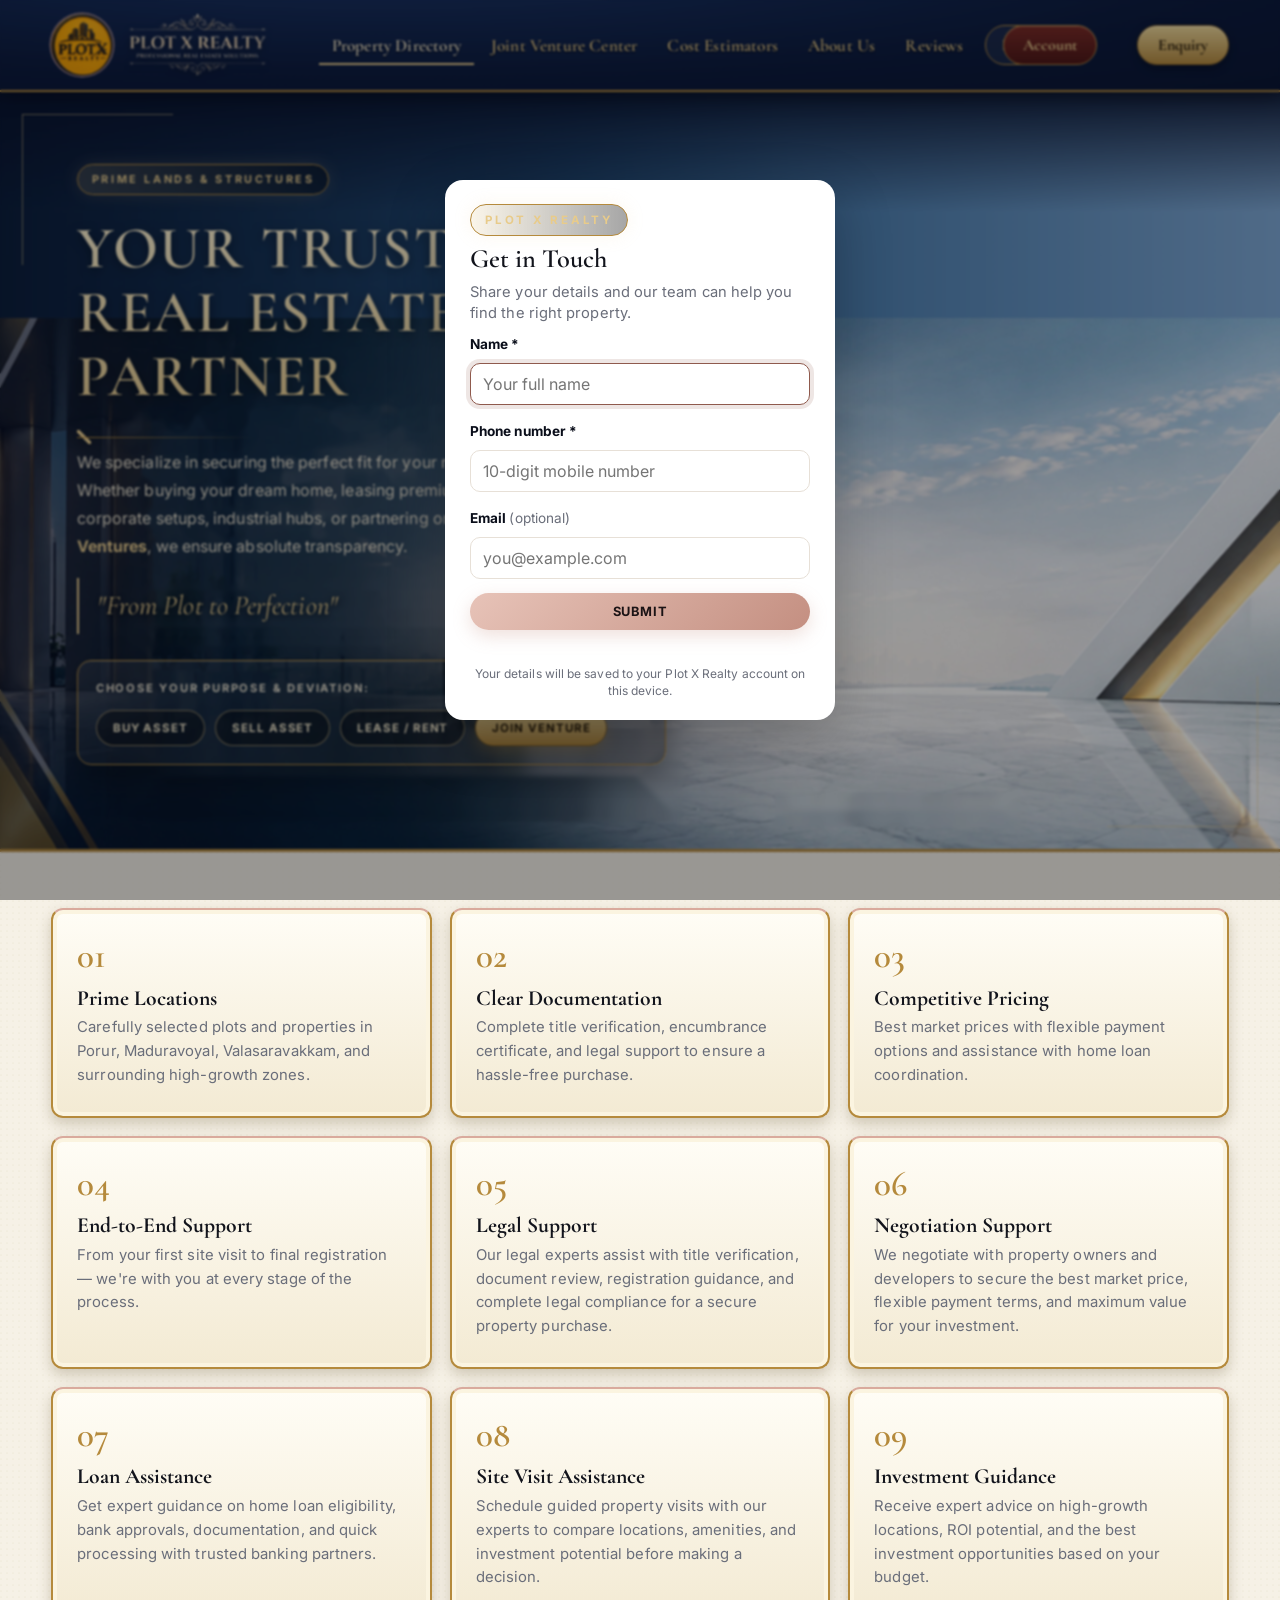
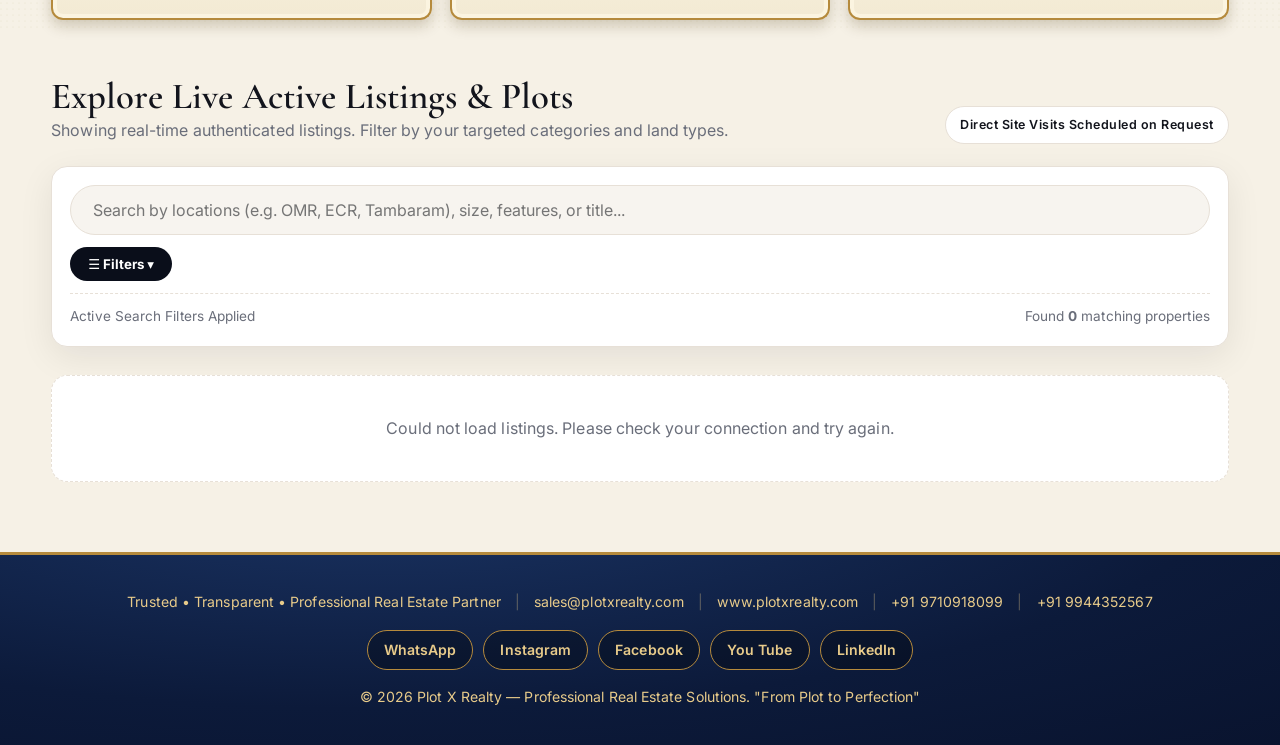
<file: index.html>
<!DOCTYPE html>
<html lang="en">
<head>
<meta charset="UTF-8">
<meta name="viewport" content="width=device-width, initial-scale=1.0">
<meta name="description" content="Plot X Realty - premium plots, villas, commercial and industrial properties in Chennai. From Plot to Perfection.">
<meta name="theme-color" content="#0A0E1A">
<title>Plot X Realty | Professional Real Estate Solutions</title>
<link rel="icon" type="image/png" href="assets/favicon.png">
<link rel="preconnect" href="https://plotx-dmv2.onrender.com" crossorigin>
<link rel="preconnect" href="https://res.cloudinary.com" crossorigin>
<link rel="preconnect" href="https://images.unsplash.com" crossorigin>
<link rel="preconnect" href="https://fonts.googleapis.com">
<link rel="preconnect" href="https://fonts.gstatic.com" crossorigin>
<link rel="preload" as="image" href="assets/logo.webp" type="image/webp">
<link href="https://fonts.googleapis.com/css2?family=Cormorant+Garamond:wght@500;600;700&family=Inter:wght@400;500;600&display=swap" rel="stylesheet">
<link rel="stylesheet" href="style.css?v=20261010">
</head>
<body>

<!-- ============ HEADER / NAV ============ -->
<header class="main-header">
  <div class="header-top-row">
    <div class="logo-block">
      <div class="logo-icon" id="headerLogoIcon">
        <img id="headerLogoImg" src="assets/logo.webp" width="64" height="64" alt="Plot X Realty logo" fetchpriority="high">
        
      </div>
      <img class="wordmark" src="assets/wordmark-clean.png" alt="Plot X Realty - Professional Real Estate Solutions" height="54">
    </div>
    <button class="nav-toggle-btn" id="navToggleBtn" aria-label="Toggle menu">☰</button>
    <button class="user-btn" id="userBtn" aria-label="Open your account"><span id="userLabel">Account</span></button>
  </div>

  <div class="nav-drawer-backdrop" id="navDrawerBackdrop"></div>

  <nav class="main-nav" id="mainNav">
    <button class="nav-drawer-close" id="navDrawerClose" aria-label="Close menu">✕</button>
    <button class="nav-link active" data-target="home">Property Directory</button>
    <button class="nav-link" data-target="jv">Joint Venture Center</button>
    <button class="nav-link" data-target="estimator">Cost Estimators</button>
    <button class="nav-link" data-target="about">About Us</button>
    <button class="nav-link" data-target="reviews">Reviews</button>
    <button class="dashboard-btn drawer-dashboard-btn" id="dashboardBtn"><span id="dashboardLabel">Dashboard</span></button>
  </nav>

  <button class="enq-btn" id="hdrEnquiry" onclick="openEnquiry('')">Enquiry</button>
</header>

<!-- ============ HOME / HERO ============ -->
<section id="home" class="page active">

  <div class="hero">
    <div class="hero-left">
      <span class="pill">PRIME LANDS &amp; STRUCTURES</span>
      <h2 class="hero-title">YOUR TRUSTED <span class="gold">REAL ESTATE</span> PARTNER</h2>
      <p class="hero-desc">We specialize in securing the perfect fit for your real estate vision. Whether buying your dream home, leasing premium commercial corporate setups, industrial hubs, or partnering on premium <b class="gold">Joint Ventures</b>, we ensure absolute transparency.</p>
      <p class="hero-quote">"From Plot to Perfection"</p>

      <div class="purpose-box">
        <p class="purpose-label">CHOOSE YOUR PURPOSE &amp; DEVIATION:</p>
        <div class="purpose-buttons">
          <button class="purpose-btn" data-filter="Buy">BUY ASSET</button>
          <button class="purpose-btn" data-filter="Sell">SELL ASSET</button>
          <button class="purpose-btn" data-filter="Rent">LEASE / RENT</button>
          <button class="purpose-btn gold-btn" data-filter="Joint Venture" data-target="jv">JOIN VENTURE</button>
        </div>
      </div>
    </div>

  </div>

  <!-- ===== WHY CHOOSE US ===== -->
  <div class="why-us-section">
    <div class="why-us-grid">
      <div class="why-us-card">
        <div class="why-us-icon">01</div>
        <h3>Prime Locations</h3>
        <p>Carefully selected plots and properties in Porur, Maduravoyal, Valasaravakkam, and surrounding high-growth zones.</p>
      </div>
      <div class="why-us-card">
        <div class="why-us-icon">02</div>
        <h3>Clear Documentation</h3>
        <p>Complete title verification, encumbrance certificate, and legal support to ensure a hassle-free purchase.</p>
      </div>
      <div class="why-us-card">
        <div class="why-us-icon">03</div>
        <h3>Competitive Pricing</h3>
        <p>Best market prices with flexible payment options and assistance with home loan coordination.</p>
      </div>
      <div class="why-us-card">
        <div class="why-us-icon">04</div>
        <h3>End-to-End Support</h3>
        <p>From your first site visit to final registration — we're with you at every stage of the process.</p>
      </div>
      <div class="why-us-card">
        <div class="why-us-icon">05</div>
        <h3>Legal Support</h3>
        <p>Our legal experts assist with title verification, document review, registration guidance, and complete legal compliance for a secure property purchase.</p>
      </div>
      <div class="why-us-card">
        <div class="why-us-icon">06</div>
        <h3>Negotiation Support</h3>
        <p>We negotiate with property owners and developers to secure the best market price, flexible payment terms, and maximum value for your investment.</p>
      </div>
      <div class="why-us-card">
        <div class="why-us-icon">07</div>
        <h3>Loan Assistance</h3>
        <p>Get expert guidance on home loan eligibility, bank approvals, documentation, and quick processing with trusted banking partners.</p>
      </div>
      <div class="why-us-card">
        <div class="why-us-icon">08</div>
        <h3>Site Visit Assistance</h3>
        <p>Schedule guided property visits with our experts to compare locations, amenities, and investment potential before making a decision.</p>
      </div>
      <div class="why-us-card">
        <div class="why-us-icon">09</div>
        <h3>Investment Guidance</h3>
        <p>Receive expert advice on high-growth locations, ROI potential, and the best investment opportunities based on your budget.</p>
      </div>
    </div>
  </div>

  <!-- ===== DIRECTORY ===== -->
  <div class="directory-section">
    <div class="directory-heading">
      <div>
        <h2>Explore Live Active Listings &amp; Plots</h2>
        <p>Showing real-time authenticated listings. Filter by your targeted categories and land types.</p>
      </div>
      <span class="live-chip">Direct Site Visits Scheduled on Request</span>
    </div>


    <div class="search-box">
      <input type="search" id="searchInput" name="property-search" autocomplete="off" autocapitalize="off" autocorrect="off" spellcheck="false" inputmode="search" readonly aria-label="Search properties" placeholder=" Search by locations (e.g. OMR, ECR, Tambaram), size, features, or title...">

      <button type="button" id="filterToggleBtn" class="filter-toggle-btn" aria-expanded="false" aria-controls="filterRow">☰ Filters <span class="filter-chevron">▾</span></button>

      <div class="filter-row" id="filterRow">
        <div class="filter-group purpose-filter-group">
          <span class="filter-label">▽ FILTER BY PURPOSE / LISTING TYPE:</span>
          <div class="filter-btns" id="purposeFilters">
            <button class="filter-btn active" data-purpose="All Listings">All Listings</button>
            <button class="filter-btn" data-purpose="Buy">Buy</button>
            <button class="filter-btn" data-purpose="Sell">Sell Listings</button>
            <button class="filter-btn" data-purpose="Rent">Rent</button>
            <button class="filter-btn" data-purpose="Lease">Lease</button>
            <button class="filter-btn" data-purpose="Joint Venture">Joint Venture</button>
          </div>
        </div>

        <div class="filter-group subcategory-filter-group">
          <span class="filter-label">SUB CATEGORY</span>
          <div class="filter-btns subcategory-filter-row" id="subcategoryFilters">
            <button class="filter-btn active subcategory-btn" data-subcategory="All Sub Categories">All Sub Categories</button>
            <button class="filter-btn subcategory-btn" data-subcategory="Industrial Plot">Industrial Plot</button>
            <button class="filter-btn subcategory-btn" data-subcategory="Industrial Building">Industrial Building</button>
            <button class="filter-btn subcategory-btn" data-subcategory="Agricultural Land">Agricultural Land</button>
            <button class="filter-btn subcategory-btn" data-subcategory="Residential Plots">Residential Plots</button>
            <button class="filter-btn subcategory-btn" data-subcategory="Residential Building">Residential Building</button>
            <button class="filter-btn subcategory-btn" data-subcategory="Independent Villas">Independent Villas</button>
            <button class="filter-btn subcategory-btn" data-subcategory="Independent House">Independent House</button>
            <button class="filter-btn subcategory-btn" data-subcategory="Commercial Plot">Commercial Plot</button>
            <button class="filter-btn subcategory-btn" data-subcategory="Commercial Building">Commercial Building</button>
          </div>
        </div>
      </div>

      <div class="results-row">
        <span>Active Search Filters Applied</span>
        <span>Found <b id="resultCount">0</b> matching properties</span>
      </div>
    </div>

    <div class="listing-grid" id="listingGrid"><div class="listing-card skeleton" aria-hidden="true"><div class="listing-img-wrap"></div><div class="listing-body"><i></i><i></i><i></i></div></div><div class="listing-card skeleton" aria-hidden="true"><div class="listing-img-wrap"></div><div class="listing-body"><i></i><i></i><i></i></div></div><div class="listing-card skeleton" aria-hidden="true"><div class="listing-img-wrap"></div><div class="listing-body"><i></i><i></i><i></i></div></div></div>
  </div>
</section>

<!-- ============ JOINT VENTURE CENTER ============ -->
<section id="jv" class="page">
  <div class="jv-banner">
    <span class="pill">SPECIALIZED SERVICE</span>
    <h2>Joint Venture Center of Excellence</h2>
    <p>Unlock the ultimate value of your property! Under a <b>Joint Venture (JV)</b> agreement, you contribute your land, and an elite builder/developer provides the design, approvals, construction finance, and execution. The resulting constructed space is shared according to mutually agreed ratios.</p>
  </div>

  <div class="jv-cards">
    <div class="jv-card">
      <div class="jv-icon">&#9670;</div>
      <h3>1. Realize Peak Valuation</h3>
      <p>Avoid selling your precious plot at flat rate values. Built space yields up to 1.5x to 2x more profit value relative to outright land sale.</p>
    </div>
    <div class="jv-card">
      <div class="jv-icon">&#9670;</div>
      <h3>2. Zero Development Capital</h3>
      <p>The developer manages all capital investments—architect fees, RERA approvals, construction, and corporate marketing.</p>
    </div>
    <div class="jv-card">
      <div class="jv-icon">&#9670;</div>
      <h3>3. Ironclad JDA Deeds</h3>
      <p>Our legal experts structure standard Joint Development Agreements (JDA) specifying power sharing, bank guarantees, and strictly timed completion schedules.</p>
    </div>
    <div class="jv-card">
      <div class="jv-icon">&#9670;</div>
      <h3>4. Flexible Outcomes</h3>
      <p>Retain part of the finished property (e.g., individual apartments/villas or complete office floors) for passive rental income or self-use.</p>
    </div>
  </div>

  <div class="estimator-header-box">
    <h3>Interactive JV Share Ratio Estimator</h3>
    <p>CALCULATE ESTIMATED PROJECT SPLITS &amp; VALUES</p>
  </div>

  <div class="jv-estimator-grid">
    <div class="jv-step-box">
      <h4>STEP 1: PROJECT PARAMETERS</h4>
      <label>Plot Area (Sq.Ft.)</label>
      <input type="number" id="jvArea" value="2400">
      <label>Guideline Value (₹ / Sq.Ft.)</label>
      <input type="number" id="jvGuideline" value="4500">
      <label>Landowner Share (%)</label>
      <input type="number" id="jvShare" value="40">
      <button class="calc-btn" id="jvCalcBtn">Calculate JV Split</button>
    </div>
    <div class="jv-step-box">
      <h4>STEP 2: FEASIBILITY OUTPUT</h4>
      <div id="jvOutput" class="jv-output">
        <p>Fill in parameters and click calculate.</p>
      </div>
    </div>
  </div>
</section>

<!-- ============ COST ESTIMATORS ============ -->
<section id="estimator" class="page">
  <div class="estimator-hero">
    <h2>PLOT TRANSACTION COST ESTIMATOR</h2>
    <p>TRANSPARENT CALCULATIONS FROM PLOT TO PERFECTION</p>
  </div>

  <div class="estimator-grid">
    <div class="estimator-config">
      <div class="estimator-config-head">
        <h3>CONFIGURE PARAMETERS</h3>
        <button id="resetEstimator">↻ RESET TO MANUAL</button>
      </div>

      <label class="est-label">AUTO-POPULATE FROM ACTIVE PROPERTY:</label>
      <select id="autoPopulate">
        <option value="">Custom Entry (Enter details manually)</option>
      </select>

      <label class="est-label">PLOT AREA (SQ. FT.) <span id="areaVal" class="est-val">1,200 SQ.FT.</span></label>
      <input type="range" id="areaRange" min="200" max="20000" value="1200">
      <input type="number" id="areaNum" value="1200">

      <label class="est-label">BASE RATE (₹ / SQ.FT.) <span id="rateVal" class="est-val">₹1,500 / SQFT</span></label>
      <input type="range" id="rateRange" min="200" max="15000" value="1500">
      <input type="number" id="rateNum" value="1500">

      <label class="est-label">DEVELOPMENT &amp; INFRASTRUCTURE QUALITY TIER:</label>
      <div class="tier-btns" id="tierBtns">
        <button data-tier="0" data-label="None (Raw Land)">None (Raw Land)</button>
        <button data-tier="0.15" data-label="Economy">Economy</button>
        <button data-tier="0.35" class="active" data-label="Standard">Standard</button>
        <button data-tier="0.6" data-label="Premium">Premium</button>
      </div>
    </div>

    <div class="estimator-output">
      <span class="est-quote-label">ESTIMATED INVESTMENT QUOTE</span>
      <h3>PLOT X REALTY ESTIMATOR</h3>
      <p class="ref-id">REFERENCE ID: <span id="refId">PX-1200-1500</span></p>

      <div class="est-row">
        <div>
          <b>BASE PLOT COST:</b>
          <p id="baseCalcDesc">Calculated as: 1,200 sqft @ ₹1,500</p>
        </div>
        <span id="baseCost" class="est-amount">₹18,00,000</span>
      </div>

      <div class="est-row">
        <div>
          <b>DEVELOPMENT / LEVELING:</b>
          <p>Tier quality level: <span id="tierLabel" class="gold">Standard</span></p>
        </div>
        <span id="devCost" class="est-amount">₹4,20,000</span>
      </div>

      <div class="est-row">
        <div>
          <b>GOVT. REGISTRATION FEES:</b>
          <p>Estimated percent rate: 9% of base plot</p>
        </div>
        <span id="regCost" class="est-amount">₹1,62,000</span>
      </div>

      <div class="est-row">
        <div>
          <b>UTILITIES CONNECTION:</b>
          <p>Electricity, water &amp; drainage package</p>
        </div>
        <span id="utilCost" class="est-amount">₹75,000</span>
      </div>

      <div class="est-total">
        <span>ESTIMATED TOTAL INVESTMENT</span>
        <span id="totalCost" class="est-amount gold">₹24,57,000</span>
      </div>
    </div>
  </div>
</section>

<!-- ============ ABOUT US ============ -->
<section id="about" class="page">
  <div class="about-hero">
    <h2>ABOUT <span class="gold">PLOT X REALTY</span></h2>
    <p>FROM PLOT TO PERFECTION • TRUSTED. TRANSPARENT. PROFESSIONAL.</p>
  </div>

  <div class="about-grid">
    <div class="about-text">
      <span class="pill-outline">WHO WE ARE</span>
      <h3>Your Trusted Real Estate Partner</h3>
      <p><b class="gold">Plot X Realty</b> is a professional real estate consultancy committed to helping individuals, families, investors, and businesses make confident property decisions. With a strong presence in <b>Chennai and its surrounding growth corridors</b>, we specialize in identifying high-potential real estate opportunities backed by market knowledge, transparency, and personalized service.</p>
      <p>Whether you are looking to <b>buy, sell, lease, invest, or develop</b>, our experienced team provides end-to-end assistance to ensure a smooth and hassle-free experience. We deal in <b>residential properties, commercial spaces, industrial properties, and premium land parcels</b>, connecting genuine buyers with verified property owners and developers.</p>
      <p>At Plot X Realty, we believe that every property is more than just an asset — it's an opportunity to build a better future. Our commitment to integrity, professional ethics, and customer satisfaction has helped us build lasting relationships with clients across various sectors.</p>

      <h4 class="about-subhead">Our Services</h4>
      <ul class="about-list">
        <li>Residential Property Buying &amp; Selling</li>
        <li>Commercial Property Solutions</li>
        <li>Industrial Land &amp; Factory Properties</li>
        <li>Premium Land Parcels &amp; Investment Opportunities</li>
        <li>Property Leasing &amp; Rentals</li>
        <li>Land Acquisition for Builders &amp; Developers</li>
        <li>Joint Venture &amp; Development Consultancy</li>
        <li>Property Documentation &amp; Due Diligence</li>
        <li>Investment Advisory for NRI &amp; Domestic Clients</li>
      </ul>

      <h4 class="about-subhead">Why Choose Plot X Realty?</h4>
      <ul class="about-list">
        <li>Transparent and ethical business practices</li>
        <li>Verified property listings</li>
        <li>Direct owner and developer network</li>
        <li>Expert guidance from enquiry to registration</li>
        <li>Personalized investment solutions</li>
        <li>Strong knowledge of the Chennai real estate market</li>
        <li>Professional support for individuals, businesses, and institutional investors</li>
      </ul>

      <h4 class="about-subhead">Our Vision</h4>
      <p>To become one of South India's most trusted real estate consulting firms by delivering reliable property solutions, creating long-term value for our clients, and setting new standards of professionalism and transparency in the real estate industry.</p>

      <h4 class="about-subhead">Our Mission</h4>
      <p>Our mission is to simplify every real estate transaction through expert guidance, honest advice, and exceptional customer service. We strive to connect the right people with the right properties while building relationships based on trust, integrity, and long-term success.</p>
    </div>

    <div class="about-contact">
      <h4>CORPORATE CHANNELS</h4>
      <div class="contact-item">
        <span></span>
        <div><small>HOTLINE PHONE NUMBERS</small><br><b>+91 97109 18099</b><br><b>+91 99443 52567</b></div>
      </div>
      <div class="contact-item">
        <span></span>
        <div><small>CORPORATE INQUIRIES</small><br><b>sales@plotxrealty.com</b></div>
      </div>
      <div class="contact-item">
        <span></span>
        <div><small>OFFICIAL PORTAL</small><br><b>www.plotxrealty.com</b></div>
      </div>
      <div class="contact-item">
        <span></span>
        <div><small>CONSULTATION HOURS</small><br><b>09:00 AM - 10:00 PM (Monday - Saturday)</b></div>
      </div>
      <div class="about-btns">
        <button class="gold-btn" onclick="goTo('jv')">EXPLORE JVS</button>
        <button class="outline-btn" onclick="openEnquiry()">SUBMIT REQUIREMENTS</button>
      </div>
    </div>
  </div>
</section>


<!-- ============ CLIENT REVIEWS ============ -->
<section id="reviews" class="page">
  <div class="reviews-hero">
    <span class="pill-outline">CLIENT EXPERIENCE</span>
    <h2>WHAT PEOPLE SAY ABOUT <span class="gold">PLOT X REALTY</span></h2>
    <p>Property guidance, thoughtful service, and support at every step.</p>
  </div>

  <div class="reviews-stats" aria-label="Plot X Realty statistics">
    <div class="review-stat"><span class="review-stat-number">25+</span><span class="review-stat-label">Projects</span></div>
    <div class="review-stat"><span class="review-stat-number">20+</span><span class="review-stat-label">Happy Clients</span></div>
  </div>

  <div class="reviews-section-heading">
    <div>
     
      <h3>Feedback &amp; Reviews</h3>
    </div>
    <p class="reviews-hint"><span aria-hidden="true">↔</span> Drag or swipe to move faster</p>
  </div>

  <div class="reviews-rail" id="reviewsRail" tabindex="0" aria-label="Customer review cards. Drag or swipe horizontally to browse">
    <div class="reviews-track" id="reviewsTrack">
      <article class="review-card"><div class="review-stars" aria-label="5 stars">★★★★★</div><h4>Excellent Property Guidance</h4><p>“Plot X Realty made my property search much easier. The guidance was clear, and the team helped me understand the available options.”</p><span class="review-by">Property Buyer</span></article>
      <article class="review-card"><div class="review-stars" aria-label="5 stars">★★★★★</div><h4>Professional Service</h4><p>“The team was professional and responsive. They explained the property details clearly and answered my questions patiently.”</p><span class="review-by">Home Buyer</span></article>
      <article class="review-card"><div class="review-stars" aria-label="5 stars">★★★★★</div><h4>Good Investment Options</h4><p>“I was looking for a suitable property investment. Plot X Realty helped me explore different options based on my requirements.”</p><span class="review-by">Investor</span></article>
      <article class="review-card"><div class="review-stars" aria-label="5 stars">★★★★★</div><h4>Helpful Team</h4><p>“I appreciated the team's friendly approach and willingness to clarify my doubts throughout the property search.”</p><span class="review-by">Property Seeker</span></article>
      <article class="review-card"><div class="review-stars" aria-label="5 stars">★★★★★</div><h4>Easy Property Search</h4><p>“The property options were easy to explore. The team listened to my preferences and helped me narrow down my choices.”</p><span class="review-by">Buyer</span></article>
      <article class="review-card"><div class="review-stars" aria-label="5 stars">★★★★★</div><h4>Reliable Communication</h4><p>“Communication was straightforward, and my questions were addressed clearly. A professional approach to real-estate assistance.”</p><span class="review-by">Property Client</span></article>
      <article class="review-card"><div class="review-stars" aria-label="5 stars">★★★★★</div><h4>Property Selling Support</h4><p>“The team helped me understand the selling process and discuss the next steps for my property. The support was useful.”</p><span class="review-by">Property Seller</span></article>
      <article class="review-card"><div class="review-stars" aria-label="5 stars">★★★★★</div><h4>Wide Range of Property Choices</h4><p>“I liked being able to explore different property categories, from residential plots to commercial opportunities.”</p><span class="review-by">Investor</span></article>
      <article class="review-card"><div class="review-stars" aria-label="5 stars">★★★★★</div><h4>Customer-Focused Approach</h4><p>“My requirements were listened to carefully, and the available options were discussed in a helpful and professional manner.”</p><span class="review-by">Property Buyer</span></article>
      <article class="review-card"><div class="review-stars" aria-label="5 stars">★★★★★</div><h4>A Professional Real-Estate Experience</h4><p>“Plot X Realty offers a convenient way to explore property opportunities and get assistance with real-estate enquiries.”</p><span class="review-by">Property Seeker</span></article>
    </div>
  </div>
</section>

<!-- ============ CUSTOMER ACCOUNT ============ -->
<section id="account" class="page">
  <div class="account-wrap"><div class="account-card">
    <div class="account-avatar" id="acInitial">U</div>
    <h2 id="acName">Your name</h2>
    <p class="modal-sub">Your Plot X Realty account</p>
    <div class="account-list">
      <div><span>Name</span><b id="acNameRow"></b></div>
      <div><span>Phone number</span><b id="acPhone"></b></div>
      <div><span>Email</span><b id="acEmail"></b></div>
      <div><span>Member since</span><b id="acSince"></b></div>
    </div>
    <div class="account-actions">
      <button class="gold-btn" onclick="goTo('home')">Browse properties</button>
      <button class="outline-btn" id="userLogoutBtn">Log out</button>
    </div>
  </div></div>
</section>

<!-- ============ ADMIN PANEL ============ -->
<section id="admin" class="page">

  <!-- LOGIN VIEW -->
  <div id="adminLogin" class="admin-login-wrap">
    <div class="admin-login-card">
      <div class="logo-icon lg" id="loginLogoIcon">
        <img id="loginLogoImg" src="assets/logo.webp" width="64" height="64" alt="Plot X Realty logo">
      </div>
      <h2>Owner Dashboard — Locked</h2>
      <p>Only the owner can open this. Enter the password to continue.</p>
      <input type="hidden" id="adminUser" value="admin">
      <input type="password" id="adminPass" placeholder="Enter dashboard password" autocomplete="off">
      <button class="gold-btn wide" id="loginBtn">Login to Dashboard</button>
      <p id="loginError" class="login-error"></p>
    </div>
  </div>

  <!-- DASHBOARD VIEW -->
  <div id="adminDashboard" class="admin-dashboard hidden">
    <div class="admin-top">
      <div>
        <h2>Admin Dashboard</h2>
        <p>Manage enquiries, published listings, and post new properties.</p>
      </div>
      <div class="admin-header-actions">
        <button class="outline-btn small danger-outline" id="clearLeadsUsersBtn" type="button">Clear Leads &amp; Users</button>
        <button class="outline-btn" id="logoutBtn">Logout &amp; lock</button>
      </div>
    </div>

    <!-- STAT CARDS -->
    <div class="admin-stats">
      <div class="stat-card stat-blue">
        <span>TOTAL LEADS</span>
        <b id="statTotalLeads">0</b>
      </div>
      <div class="stat-card stat-green">
        <span>POSTERS</span>
        <b id="statPosters">0</b>
      </div>
      <div class="stat-card stat-purple">
        <span>THIS MONTH</span>
        <b id="statThisMonth">0</b>
      </div>
      <div class="stat-card stat-users">
        <span>REGISTERED USERS</span>
        <b id="statUsers">0</b>
      </div>
    </div>

    <!-- ADMIN SUB-NAV -->
    <div class="admin-subnav">
      <button class="admin-tab active" data-admintab="leadsTab">Leads</button>
      <button class="admin-tab" data-admintab="usersTab">Users</button>
      <button class="admin-tab" data-admintab="contentTab">Content</button>
      <button class="admin-tab" data-admintab="uploadTab">Upload</button>
    </div>

    <!-- ===== LEADS TAB ===== -->
    <div id="leadsTab" class="admin-subview">
      <div class="admin-side">
        <div class="admin-side-head">
          <h3>Customer Leads / Enquiries</h3>
          <button class="outline-btn small" id="refreshLeadsBtn">↻ Refresh</button>
        </div>
        <div class="leads-table-wrap">
          <table class="leads-table stack-table">
            <thead>
              <tr>
                <th>NAME</th><th>EMAIL</th><th>MOBILE</th><th>INTEREST</th><th>SERVICE</th><th>MESSAGE</th><th>DATE</th>
              </tr>
            </thead>
            <tbody id="leadsTableBody"></tbody>
          </table>
          <p id="noLeadsNote" class="empty-note hidden">No leads yet.</p>
        </div>
      </div>
    </div>

    <!-- ===== USERS TAB ===== -->
    <div id="usersTab" class="admin-subview hidden">
      <div class="admin-side">
        <div class="admin-side-head">
          <h3>Registered Users (<span id="userCountLabel">0</span>)</h3>
          <button class="outline-btn small" id="refreshUsersBtn">Refresh</button>
        </div>
        <p class="form-subtitle">Visitors who submitted the Get in Touch form and created a website account.</p>
        <div class="leads-table-wrap">
          <table class="leads-table stack-table">
            <thead><tr><th>NAME</th><th>MOBILE</th><th>EMAIL</th><th>JOINED</th></tr></thead>
            <tbody id="usersTableBody"></tbody>
          </table>
          <p id="noUsersNote" class="empty-note hidden">No Get in Touch submissions yet.</p>
        </div>
      </div>
    </div>

    <!-- ===== CONTENT TAB ===== -->
    <div id="contentTab" class="admin-subview hidden">
      <div class="admin-side">
        <div class="admin-side-head">
          <h3>Manage Posters (<span id="mgCount">0</span>)</h3>
          <button class="outline-btn small" id="refreshContentBtn">↻ Refresh</button>
        </div>
        <div id="manageList" class="manage-list"></div>
      </div>
    </div>

    <!-- ===== UPLOAD TAB ===== -->
    <div id="uploadTab" class="admin-subview hidden">
      <div class="admin-grid">
        <!-- POST FORM -->
        <form id="listingForm" class="listing-form">
          <h3>➕ Upload Poster</h3>
          <p class="form-subtitle">Add new property listings. They appear on the Property Directory instantly.</p>

          <label>Property Title *</label>
          <input type="text" id="f_title" placeholder="e.g. Premium Villa in Porur" required>

          <label>Location *</label>
          <input type="text" id="f_location" placeholder="e.g. Ecr Road, Golden Enclave, Chennai" required>

          <div class="form-row">
            <div>
              <label>Listing Type *</label>
              <select id="f_purpose" required>
                <option value="Buy">Buy</option>
                <option value="Sell">Sell</option>
                <option value="Rent">Rent</option>
                <option value="Lease">Lease</option>
                <option value="Joint Venture">Joint Venture</option>
              </select>
            </div>
            <div>
              <label>Category *</label>
              <select id="f_category" required>
                <option value="Residential">Residential</option>
                <option value="Commercial">Commercial</option>
                <option value="Industrial">Industrial</option>
                <option value="Raw Lands">Raw Lands</option>
              </select>
            </div>
          </div>

          <label>Sub Category</label>
          <select id="f_subcategory">
            <option value="">Select sub category...</option>
            <option value="Residential Plots">Residential Plots</option>
            <option value="Residential Building">Residential Building</option>
            <option value="Independent Villas">Independent Villas</option>
            <option value="Independent House">Independent House</option>
            <option value="Commercial Plot">Commercial Plot</option>
            <option value="Commercial Building">Commercial Building</option>
            <option value="Industrial Plot">Industrial Plot</option>
            <option value="Industrial Building">Industrial Building</option>
            <option value="Agricultural Land">Agricultural Land</option>
          </select>

          <div class="form-row">
            <div>
              <label id="priceLabel">Price (₹) *</label>
              <input type="text" id="f_price" placeholder="e.g. 2,40,00,000" required>
            </div>
            <div>
              <label>Total Area (sqft) *</label>
              <input type="text" id="f_area" placeholder="e.g. 3200" required>
            </div>
          </div>

          <div id="jvRatioRow" class="form-row hidden">
            <div>
              <label>Landowner Share (%)</label>
              <input type="number" id="f_landownerShare" placeholder="40">
            </div>
            <div>
              <label>Developer Share (%)</label>
              <input type="number" id="f_developerShare" placeholder="60">
            </div>
          </div>

          <label>Description *</label>
          <textarea id="f_desc" rows="3" placeholder="Brief description..." required></textarea>

          <label>Features / Tags (comma separated) *</label>
          <input type="text" id="f_features" placeholder="4 BHK + Lounge, Private Garden, Home Automation" required>

          <label>Property Image</label>
          <input type="file" id="f_image" accept="image/*">
          <p class="field-hint">Choose an image from your device — it will be embedded directly into the listing.</p>

          <div class="form-row">
            <div>
              <label>DTCP / RERA Cleared?</label>
              <select id="f_cleared">
                <option value="Yes">Yes</option>
                <option value="No">No</option>
              </select>
            </div>
            <div>
              <label>Property ID</label>
              <input type="text" id="f_id" placeholder="auto-generated" disabled>
            </div>
          </div>

          <button type="submit" class="gold-btn wide">Upload Poster</button>
        </form>

        <!-- LIVE PREVIEW -->
        <div class="admin-side">
          <h3>Live Preview</h3>
          <div id="previewCard" class="listing-card preview-card"></div>
        </div>
      </div>
    </div>

  </div>
</section>

<!-- ============ LISTING DETAILS MODAL ============ -->
<div id="listingDetailsModal" class="modal-overlay listing-details-overlay hidden">
  <button class="back-btn" onclick="closeListingDetails()">&larr; Back to Properties</button>
  <div class="listing-details-modal-card" role="dialog" aria-modal="true" aria-labelledby="listingDetailsTitle">
    <button class="modal-close" id="listingDetailsClose" aria-label="Close property details">✕</button>
    <div id="listingDetailsContent"></div>
  </div>
</div>

<!-- Dashboard full-message viewer -->
<div id="leadMessageModal" class="modal-overlay hidden" role="dialog" aria-modal="true" aria-labelledby="leadMessageTitle">
  <div class="modal-card lead-message-card">
    <button type="button" class="modal-close" id="leadMessageClose" aria-label="Close message">✕</button>
    <h3 id="leadMessageTitle">Enquiry Message</h3>
    <p id="leadMessageText" class="lead-message-text"></p>
  </div>
</div>

<!-- ============ ENQUIRY MODAL ============ -->
<div id="enquiryModal" class="modal-overlay hidden">
  <div class="modal-card">
    <button class="modal-close" id="enquiryClose">✕</button>
    <h3>Send an Enquiry</h3>
    <p id="enquiryPropertyLine" class="modal-sub">Regarding: —</p>

    <form id="enquiryForm">
      <label>Your Name *</label>
      <input type="text" id="e_name" placeholder="Full name" required>

      <label>Mobile Number *</label>
      <input type="tel" id="e_mobile" placeholder="10-digit mobile number" required>

      <label>Email</label>
      <input type="email" id="e_email" placeholder="you@example.com">

      <label>Message</label>
      <textarea id="e_message" rows="3" placeholder="I'm interested in this property, please contact me..."></textarea>

      <input type="hidden" id="e_interest">
      <input type="hidden" id="e_service">

      <button type="submit" class="gold-btn wide">Submit Enquiry</button>
    </form>
    <p id="enquirySuccess" class="enquiry-success hidden">Thank you! Our team will contact you shortly.</p>
  </div>
</div>

<footer class="site-footer">
  <div class="footer-info">
    <span>Trusted • Transparent • Professional Real Estate Partner</span>
    <span class="sep">|</span>
    <span>sales@plotxrealty.com</span>
    <span class="sep">|</span>
    <span>www.plotxrealty.com</span>
    <span class="sep">|</span>
    <span><a href="tel:+919710918099">+91 9710918099</a></span>
    <span class="sep">|</span>
    <span><a href="tel:+919944352567">+91 9944352567</a></span>
  </div>
  <div class="footer-socials" aria-label="Social media links">
    <a class="social-link whatsapp"id="whatsappLink"href="https://wa.me/919710918099"target="_blank" rel="noopener">WhatsApp</a>
    <a class="social-link instagram" id="instagramLink" href="https://www.instagram.com/stories/plot_x_realestate_agency/3985693577401861210?utm_source=ig_story_item_share&stkn=MXhicWZvbTd6bW42Zg==" aria-label="Instagram">Instagram</a>
    <a class="social-link facebook" id="facebookLink" href="https://www.facebook.com/PLOTXREALTY" aria-label="Facebook">Facebook</a>
    <a class="social-link youtube" id="youtubeLink" href="https://youtube.com/@plotxrealtychannel?si=TG_jmT__7yBqa0A6" aria-label="You Tube">You Tube </a>
    <a class="social-link linkedin"id="linkedinLink"href="https://www.linkedin.com/in/plotx-realty?utm_source=share_via&utm_content=profile&utm_medium=member_android"target="_blank" rel="noopener">LinkedIn</a>
  </div>
  <p>© 2026 Plot X Realty — Professional Real Estate Solutions. "From Plot to Perfection"</p>
</footer>

<script src="script.js?v=20261010" defer></script>
<script src="auth.js?v=20261010" defer></script>
</body>
</html>
</file>
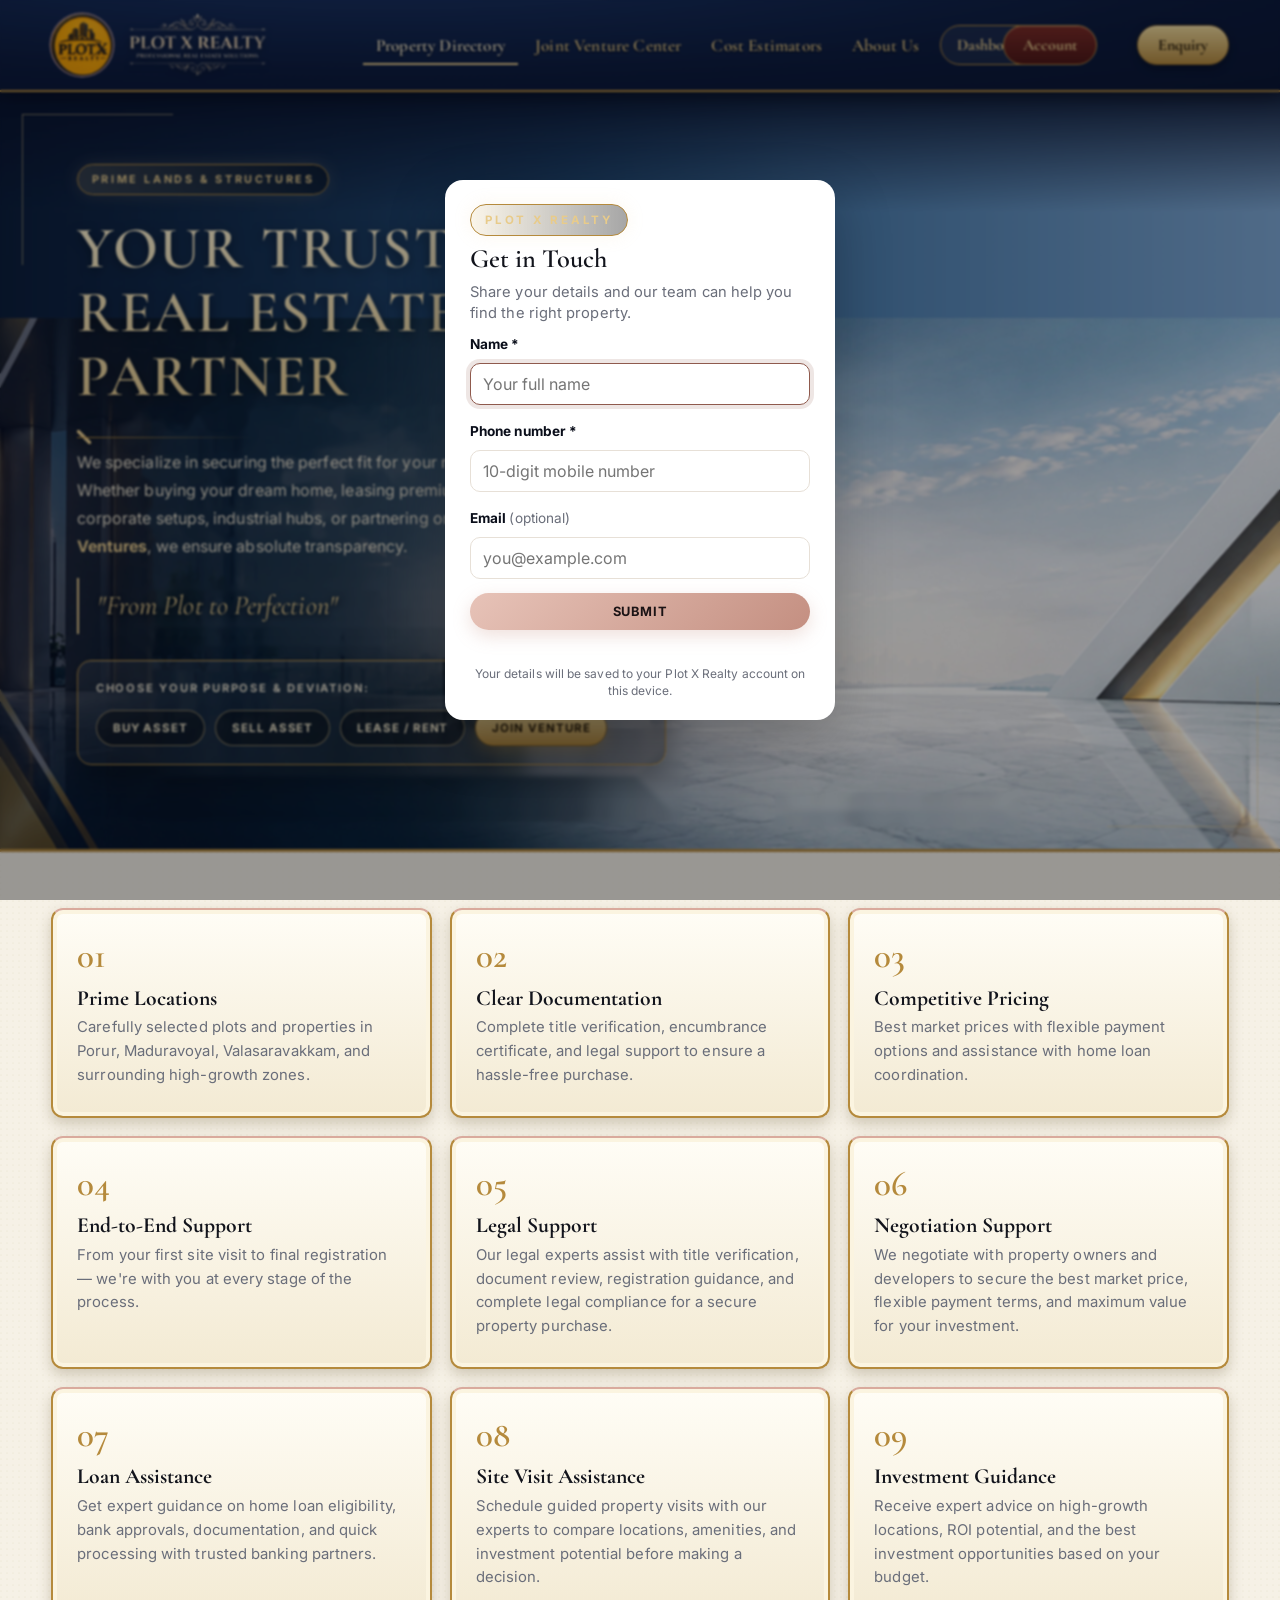
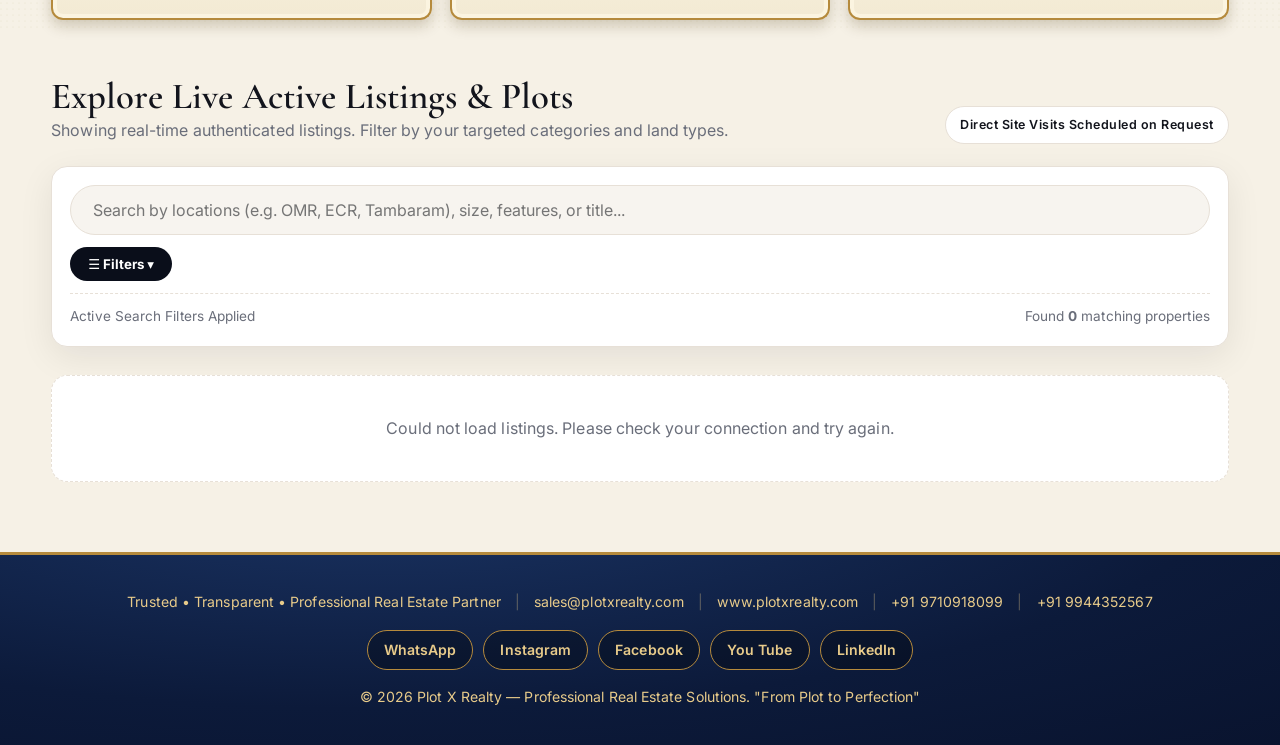
<file: plotx-main/index.html>
<!DOCTYPE html>
<html lang="en">
<head>
<meta charset="UTF-8">
<meta name="viewport" content="width=device-width, initial-scale=1.0">
<meta name="description" content="Plot X Realty - premium plots, villas, commercial and industrial properties in Chennai. From Plot to Perfection.">
<meta name="theme-color" content="#0A0E1A">
<title>Plot X Realty | Professional Real Estate Solutions</title>
<link rel="icon" type="image/png" href="assets/favicon.png">
<link rel="preconnect" href="https://plotx-dmv2.onrender.com" crossorigin>
<link rel="preconnect" href="https://res.cloudinary.com" crossorigin>
<link rel="preconnect" href="https://images.unsplash.com" crossorigin>
<link rel="preconnect" href="https://fonts.googleapis.com">
<link rel="preconnect" href="https://fonts.gstatic.com" crossorigin>
<link rel="preload" as="image" href="assets/logo.webp" type="image/webp">
<link href="https://fonts.googleapis.com/css2?family=Cormorant+Garamond:wght@500;600;700&family=Inter:wght@400;500;600&display=swap" rel="stylesheet">
<link rel="stylesheet" href="style.css?v=20261010">
</head>
<body>

<!-- ============ HEADER / NAV ============ -->
<header class="main-header">
  <div class="header-top-row">
    <div class="logo-block">
      <div class="logo-icon" id="headerLogoIcon">
        <img id="headerLogoImg" src="assets/logo.webp" width="64" height="64" alt="Plot X Realty logo" fetchpriority="high">
        
      </div>
      <img class="wordmark" src="assets/wordmark-clean.png" alt="Plot X Realty - Professional Real Estate Solutions" height="54">
    </div>
    <button class="nav-toggle-btn" id="navToggleBtn" aria-label="Toggle menu">☰</button>
    <button class="user-btn" id="userBtn" aria-label="Open your account"><span id="userLabel">Account</span></button>
  </div>

  <div class="nav-drawer-backdrop" id="navDrawerBackdrop"></div>

  <nav class="main-nav" id="mainNav">
    <button class="nav-drawer-close" id="navDrawerClose" aria-label="Close menu">✕</button>
    <button class="nav-link active" data-target="home">Property Directory</button>
    <button class="nav-link" data-target="jv">Joint Venture Center</button>
    <button class="nav-link" data-target="estimator">Cost Estimators</button>
    <button class="nav-link" data-target="about">About Us</button>
    <button class="dashboard-btn drawer-dashboard-btn" id="dashboardBtn"><span id="dashboardLabel">Dashboard</span></button>
  </nav>

  <button class="enq-btn" id="hdrEnquiry" onclick="openEnquiry('')">Enquiry</button>
</header>

<!-- ============ HOME / HERO ============ -->
<section id="home" class="page active">

  <div class="hero">
    <div class="hero-left">
      <span class="pill">PRIME LANDS &amp; STRUCTURES</span>
      <h2 class="hero-title">YOUR TRUSTED <span class="gold">REAL ESTATE</span> PARTNER</h2>
      <p class="hero-desc">We specialize in securing the perfect fit for your real estate vision. Whether buying your dream home, leasing premium commercial corporate setups, industrial hubs, or partnering on premium <b class="gold">Joint Ventures</b>, we ensure absolute transparency.</p>
      <p class="hero-quote">"From Plot to Perfection"</p>

      <div class="purpose-box">
        <p class="purpose-label">CHOOSE YOUR PURPOSE &amp; DEVIATION:</p>
        <div class="purpose-buttons">
          <button class="purpose-btn" data-filter="Buy">BUY ASSET</button>
          <button class="purpose-btn" data-filter="Sell">SELL ASSET</button>
          <button class="purpose-btn" data-filter="Rent">LEASE / RENT</button>
          <button class="purpose-btn gold-btn" data-filter="Joint Venture" data-target="jv">JOIN VENTURE</button>
        </div>
      </div>
    </div>

  </div>

  <!-- ===== WHY CHOOSE US ===== -->
  <div class="why-us-section">
    <div class="why-us-grid">
      <div class="why-us-card">
        <div class="why-us-icon">01</div>
        <h3>Prime Locations</h3>
        <p>Carefully selected plots and properties in Porur, Maduravoyal, Valasaravakkam, and surrounding high-growth zones.</p>
      </div>
      <div class="why-us-card">
        <div class="why-us-icon">02</div>
        <h3>Clear Documentation</h3>
        <p>Complete title verification, encumbrance certificate, and legal support to ensure a hassle-free purchase.</p>
      </div>
      <div class="why-us-card">
        <div class="why-us-icon">03</div>
        <h3>Competitive Pricing</h3>
        <p>Best market prices with flexible payment options and assistance with home loan coordination.</p>
      </div>
      <div class="why-us-card">
        <div class="why-us-icon">04</div>
        <h3>End-to-End Support</h3>
        <p>From your first site visit to final registration — we're with you at every stage of the process.</p>
      </div>
      <div class="why-us-card">
        <div class="why-us-icon">05</div>
        <h3>Legal Support</h3>
        <p>Our legal experts assist with title verification, document review, registration guidance, and complete legal compliance for a secure property purchase.</p>
      </div>
      <div class="why-us-card">
        <div class="why-us-icon">06</div>
        <h3>Negotiation Support</h3>
        <p>We negotiate with property owners and developers to secure the best market price, flexible payment terms, and maximum value for your investment.</p>
      </div>
      <div class="why-us-card">
        <div class="why-us-icon">07</div>
        <h3>Loan Assistance</h3>
        <p>Get expert guidance on home loan eligibility, bank approvals, documentation, and quick processing with trusted banking partners.</p>
      </div>
      <div class="why-us-card">
        <div class="why-us-icon">08</div>
        <h3>Site Visit Assistance</h3>
        <p>Schedule guided property visits with our experts to compare locations, amenities, and investment potential before making a decision.</p>
      </div>
      <div class="why-us-card">
        <div class="why-us-icon">09</div>
        <h3>Investment Guidance</h3>
        <p>Receive expert advice on high-growth locations, ROI potential, and the best investment opportunities based on your budget.</p>
      </div>
    </div>
  </div>

  <!-- ===== DIRECTORY ===== -->
  <div class="directory-section">
    <div class="directory-heading">
      <div>
        <h2>Explore Live Active Listings &amp; Plots</h2>
        <p>Showing real-time authenticated listings. Filter by your targeted categories and land types.</p>
      </div>
      <span class="live-chip">Direct Site Visits Scheduled on Request</span>
    </div>


    <div class="search-box">
      <input type="search" id="searchInput" name="property-search" autocomplete="off" autocapitalize="off" autocorrect="off" spellcheck="false" inputmode="search" readonly aria-label="Search properties" placeholder=" Search by locations (e.g. OMR, ECR, Tambaram), size, features, or title...">

      <button type="button" id="filterToggleBtn" class="filter-toggle-btn" aria-expanded="false" aria-controls="filterRow">☰ Filters <span class="filter-chevron">▾</span></button>

      <div class="filter-row" id="filterRow">
        <div class="filter-group purpose-filter-group">
          <span class="filter-label">▽ FILTER BY PURPOSE / LISTING TYPE:</span>
          <div class="filter-btns" id="purposeFilters">
            <button class="filter-btn active" data-purpose="All Listings">All Listings</button>
            <button class="filter-btn" data-purpose="Buy">Buy</button>
            <button class="filter-btn" data-purpose="Sell">Sell Listings</button>
            <button class="filter-btn" data-purpose="Rent">Rent</button>
            <button class="filter-btn" data-purpose="Lease">Lease</button>
            <button class="filter-btn" data-purpose="Joint Venture">Joint Venture</button>
          </div>
        </div>

        <div class="filter-group subcategory-filter-group">
          <span class="filter-label">SUB CATEGORY</span>
          <div class="filter-btns subcategory-filter-row" id="subcategoryFilters">
            <button class="filter-btn active subcategory-btn" data-subcategory="All Sub Categories">All Sub Categories</button>
            <button class="filter-btn subcategory-btn" data-subcategory="Industrial Plot">Industrial Plot</button>
            <button class="filter-btn subcategory-btn" data-subcategory="Industrial Building">Industrial Building</button>
            <button class="filter-btn subcategory-btn" data-subcategory="Agricultural Land">Agricultural Land</button>
            <button class="filter-btn subcategory-btn" data-subcategory="Residential Plots">Residential Plots</button>
            <button class="filter-btn subcategory-btn" data-subcategory="Residential Building">Residential Building</button>
            <button class="filter-btn subcategory-btn" data-subcategory="Independent Villas">Independent Villas</button>
            <button class="filter-btn subcategory-btn" data-subcategory="Independent House">Independent House</button>
            <button class="filter-btn subcategory-btn" data-subcategory="Commercial Plot">Commercial Plot</button>
            <button class="filter-btn subcategory-btn" data-subcategory="Commercial Building">Commercial Building</button>
          </div>
        </div>
      </div>

      <div class="results-row">
        <span>Active Search Filters Applied</span>
        <span>Found <b id="resultCount">0</b> matching properties</span>
      </div>
    </div>

    <div class="listing-grid" id="listingGrid"><div class="listing-card skeleton" aria-hidden="true"><div class="listing-img-wrap"></div><div class="listing-body"><i></i><i></i><i></i></div></div><div class="listing-card skeleton" aria-hidden="true"><div class="listing-img-wrap"></div><div class="listing-body"><i></i><i></i><i></i></div></div><div class="listing-card skeleton" aria-hidden="true"><div class="listing-img-wrap"></div><div class="listing-body"><i></i><i></i><i></i></div></div></div>
  </div>
</section>

<!-- ============ JOINT VENTURE CENTER ============ -->
<section id="jv" class="page">
  <div class="jv-banner">
    <span class="pill">SPECIALIZED SERVICE</span>
    <h2>Joint Venture Center of Excellence</h2>
    <p>Unlock the ultimate value of your property! Under a <b>Joint Venture (JV)</b> agreement, you contribute your land, and an elite builder/developer provides the design, approvals, construction finance, and execution. The resulting constructed space is shared according to mutually agreed ratios.</p>
  </div>

  <div class="jv-cards">
    <div class="jv-card">
      <div class="jv-icon">&#9670;</div>
      <h3>1. Realize Peak Valuation</h3>
      <p>Avoid selling your precious plot at flat rate values. Built space yields up to 1.5x to 2x more profit value relative to outright land sale.</p>
    </div>
    <div class="jv-card">
      <div class="jv-icon">&#9670;</div>
      <h3>2. Zero Development Capital</h3>
      <p>The developer manages all capital investments—architect fees, RERA approvals, construction, and corporate marketing.</p>
    </div>
    <div class="jv-card">
      <div class="jv-icon">&#9670;</div>
      <h3>3. Ironclad JDA Deeds</h3>
      <p>Our legal experts structure standard Joint Development Agreements (JDA) specifying power sharing, bank guarantees, and strictly timed completion schedules.</p>
    </div>
    <div class="jv-card">
      <div class="jv-icon">&#9670;</div>
      <h3>4. Flexible Outcomes</h3>
      <p>Retain part of the finished property (e.g., individual apartments/villas or complete office floors) for passive rental income or self-use.</p>
    </div>
  </div>

  <div class="estimator-header-box">
    <h3>Interactive JV Share Ratio Estimator</h3>
    <p>CALCULATE ESTIMATED PROJECT SPLITS &amp; VALUES</p>
  </div>

  <div class="jv-estimator-grid">
    <div class="jv-step-box">
      <h4>STEP 1: PROJECT PARAMETERS</h4>
      <label>Plot Area (Sq.Ft.)</label>
      <input type="number" id="jvArea" value="2400">
      <label>Guideline Value (₹ / Sq.Ft.)</label>
      <input type="number" id="jvGuideline" value="4500">
      <label>Landowner Share (%)</label>
      <input type="number" id="jvShare" value="40">
      <button class="calc-btn" id="jvCalcBtn">Calculate JV Split</button>
    </div>
    <div class="jv-step-box">
      <h4>STEP 2: FEASIBILITY OUTPUT</h4>
      <div id="jvOutput" class="jv-output">
        <p>Fill in parameters and click calculate.</p>
      </div>
    </div>
  </div>
</section>

<!-- ============ COST ESTIMATORS ============ -->
<section id="estimator" class="page">
  <div class="estimator-hero">
    <h2>PLOT TRANSACTION COST ESTIMATOR</h2>
    <p>TRANSPARENT CALCULATIONS FROM PLOT TO PERFECTION</p>
  </div>

  <div class="estimator-grid">
    <div class="estimator-config">
      <div class="estimator-config-head">
        <h3>CONFIGURE PARAMETERS</h3>
        <button id="resetEstimator">↻ RESET TO MANUAL</button>
      </div>

      <label class="est-label">AUTO-POPULATE FROM ACTIVE PROPERTY:</label>
      <select id="autoPopulate">
        <option value="">Custom Entry (Enter details manually)</option>
      </select>

      <label class="est-label">PLOT AREA (SQ. FT.) <span id="areaVal" class="est-val">1,200 SQ.FT.</span></label>
      <input type="range" id="areaRange" min="200" max="20000" value="1200">
      <input type="number" id="areaNum" value="1200">

      <label class="est-label">BASE RATE (₹ / SQ.FT.) <span id="rateVal" class="est-val">₹1,500 / SQFT</span></label>
      <input type="range" id="rateRange" min="200" max="15000" value="1500">
      <input type="number" id="rateNum" value="1500">

      <label class="est-label">DEVELOPMENT &amp; INFRASTRUCTURE QUALITY TIER:</label>
      <div class="tier-btns" id="tierBtns">
        <button data-tier="0" data-label="None (Raw Land)">None (Raw Land)</button>
        <button data-tier="0.15" data-label="Economy">Economy</button>
        <button data-tier="0.35" class="active" data-label="Standard">Standard</button>
        <button data-tier="0.6" data-label="Premium">Premium</button>
      </div>
    </div>

    <div class="estimator-output">
      <span class="est-quote-label">ESTIMATED INVESTMENT QUOTE</span>
      <h3>PLOT X REALTY ESTIMATOR</h3>
      <p class="ref-id">REFERENCE ID: <span id="refId">PX-1200-1500</span></p>

      <div class="est-row">
        <div>
          <b>BASE PLOT COST:</b>
          <p id="baseCalcDesc">Calculated as: 1,200 sqft @ ₹1,500</p>
        </div>
        <span id="baseCost" class="est-amount">₹18,00,000</span>
      </div>

      <div class="est-row">
        <div>
          <b>DEVELOPMENT / LEVELING:</b>
          <p>Tier quality level: <span id="tierLabel" class="gold">Standard</span></p>
        </div>
        <span id="devCost" class="est-amount">₹4,20,000</span>
      </div>

      <div class="est-row">
        <div>
          <b>GOVT. REGISTRATION FEES:</b>
          <p>Estimated percent rate: 9% of base plot</p>
        </div>
        <span id="regCost" class="est-amount">₹1,62,000</span>
      </div>

      <div class="est-row">
        <div>
          <b>UTILITIES CONNECTION:</b>
          <p>Electricity, water &amp; drainage package</p>
        </div>
        <span id="utilCost" class="est-amount">₹75,000</span>
      </div>

      <div class="est-total">
        <span>ESTIMATED TOTAL INVESTMENT</span>
        <span id="totalCost" class="est-amount gold">₹24,57,000</span>
      </div>
    </div>
  </div>
</section>

<!-- ============ ABOUT US ============ -->
<section id="about" class="page">
  <div class="about-hero">
    <h2>ABOUT <span class="gold">PLOT X REALTY</span></h2>
    <p>FROM PLOT TO PERFECTION • TRUSTED. TRANSPARENT. PROFESSIONAL.</p>
  </div>

  <div class="about-grid">
    <div class="about-text">
      <span class="pill-outline">WHO WE ARE</span>
      <h3>Your Trusted Real Estate Partner</h3>
      <p><b class="gold">Plot X Realty</b> is a professional real estate consultancy committed to helping individuals, families, investors, and businesses make confident property decisions. With a strong presence in <b>Chennai and its surrounding growth corridors</b>, we specialize in identifying high-potential real estate opportunities backed by market knowledge, transparency, and personalized service.</p>
      <p>Whether you are looking to <b>buy, sell, lease, invest, or develop</b>, our experienced team provides end-to-end assistance to ensure a smooth and hassle-free experience. We deal in <b>residential properties, commercial spaces, industrial properties, and premium land parcels</b>, connecting genuine buyers with verified property owners and developers.</p>
      <p>At Plot X Realty, we believe that every property is more than just an asset — it's an opportunity to build a better future. Our commitment to integrity, professional ethics, and customer satisfaction has helped us build lasting relationships with clients across various sectors.</p>

      <h4 class="about-subhead">Our Services</h4>
      <ul class="about-list">
        <li>Residential Property Buying &amp; Selling</li>
        <li>Commercial Property Solutions</li>
        <li>Industrial Land &amp; Factory Properties</li>
        <li>Premium Land Parcels &amp; Investment Opportunities</li>
        <li>Property Leasing &amp; Rentals</li>
        <li>Land Acquisition for Builders &amp; Developers</li>
        <li>Joint Venture &amp; Development Consultancy</li>
        <li>Property Documentation &amp; Due Diligence</li>
        <li>Investment Advisory for NRI &amp; Domestic Clients</li>
      </ul>

      <h4 class="about-subhead">Why Choose Plot X Realty?</h4>
      <ul class="about-list">
        <li>Transparent and ethical business practices</li>
        <li>Verified property listings</li>
        <li>Direct owner and developer network</li>
        <li>Expert guidance from enquiry to registration</li>
        <li>Personalized investment solutions</li>
        <li>Strong knowledge of the Chennai real estate market</li>
        <li>Professional support for individuals, businesses, and institutional investors</li>
      </ul>

      <h4 class="about-subhead">Our Vision</h4>
      <p>To become one of South India's most trusted real estate consulting firms by delivering reliable property solutions, creating long-term value for our clients, and setting new standards of professionalism and transparency in the real estate industry.</p>

      <h4 class="about-subhead">Our Mission</h4>
      <p>Our mission is to simplify every real estate transaction through expert guidance, honest advice, and exceptional customer service. We strive to connect the right people with the right properties while building relationships based on trust, integrity, and long-term success.</p>
    </div>

    <div class="about-contact">
      <h4>CORPORATE CHANNELS</h4>
      <div class="contact-item">
        <span></span>
        <div><small>HOTLINE PHONE NUMBERS</small><br><b>+91 97109 18099</b><br><b>+91 99443 52567</b></div>
      </div>
      <div class="contact-item">
        <span></span>
        <div><small>CORPORATE INQUIRIES</small><br><b>sales@plotxrealty.com</b></div>
      </div>
      <div class="contact-item">
        <span></span>
        <div><small>OFFICIAL PORTAL</small><br><b>www.plotxrealty.com</b></div>
      </div>
      <div class="contact-item">
        <span></span>
        <div><small>CONSULTATION HOURS</small><br><b>09:00 AM - 10:00 PM (Monday - Saturday)</b></div>
      </div>
      <div class="about-btns">
        <button class="gold-btn" onclick="goTo('jv')">EXPLORE JVS</button>
        <button class="outline-btn" onclick="openEnquiry()">SUBMIT REQUIREMENTS</button>
      </div>
    </div>
  </div>
</section>

<!-- ============ CUSTOMER ACCOUNT ============ -->
<section id="account" class="page">
  <div class="account-wrap"><div class="account-card">
    <div class="account-avatar" id="acInitial">U</div>
    <h2 id="acName">Your name</h2>
    <p class="modal-sub">Your Plot X Realty account</p>
    <div class="account-list">
      <div><span>Name</span><b id="acNameRow"></b></div>
      <div><span>Phone number</span><b id="acPhone"></b></div>
      <div><span>Email</span><b id="acEmail"></b></div>
      <div><span>Member since</span><b id="acSince"></b></div>
    </div>
    <div class="account-actions">
      <button class="gold-btn" onclick="goTo('home')">Browse properties</button>
      <button class="outline-btn" id="userLogoutBtn">Log out</button>
    </div>
  </div></div>
</section>

<!-- ============ ADMIN PANEL ============ -->
<section id="admin" class="page">

  <!-- LOGIN VIEW -->
  <div id="adminLogin" class="admin-login-wrap">
    <div class="admin-login-card">
      <div class="logo-icon lg" id="loginLogoIcon">
        <img id="loginLogoImg" src="assets/logo.webp" width="64" height="64" alt="Plot X Realty logo">
      </div>
      <h2>Owner Dashboard — Locked</h2>
      <p>Only the owner can open this. Enter the password to continue.</p>
      <input type="hidden" id="adminUser" value="admin">
      <input type="password" id="adminPass" placeholder="Enter dashboard password" autocomplete="off">
      <button class="gold-btn wide" id="loginBtn">Login to Dashboard</button>
      <p id="loginError" class="login-error"></p>
    </div>
  </div>

  <!-- DASHBOARD VIEW -->
  <div id="adminDashboard" class="admin-dashboard hidden">
    <div class="admin-top">
      <div>
        <h2>Admin Dashboard</h2>
        <p>Manage enquiries, published listings, and post new properties.</p>
      </div>
      <div class="admin-header-actions">
        <button class="outline-btn small danger-outline" id="clearLeadsUsersBtn" type="button">Clear Leads &amp; Users</button>
        <button class="outline-btn" id="logoutBtn">Logout &amp; lock</button>
      </div>
    </div>

    <!-- STAT CARDS -->
    <div class="admin-stats">
      <div class="stat-card stat-blue">
        <span>TOTAL LEADS</span>
        <b id="statTotalLeads">0</b>
      </div>
      <div class="stat-card stat-green">
        <span>POSTERS</span>
        <b id="statPosters">0</b>
      </div>
      <div class="stat-card stat-purple">
        <span>THIS MONTH</span>
        <b id="statThisMonth">0</b>
      </div>
      <div class="stat-card stat-users">
        <span>REGISTERED USERS</span>
        <b id="statUsers">0</b>
      </div>
    </div>

    <!-- ADMIN SUB-NAV -->
    <div class="admin-subnav">
      <button class="admin-tab active" data-admintab="leadsTab">Leads</button>
      <button class="admin-tab" data-admintab="usersTab">Users</button>
      <button class="admin-tab" data-admintab="contentTab">Content</button>
      <button class="admin-tab" data-admintab="uploadTab">Upload</button>
    </div>

    <!-- ===== LEADS TAB ===== -->
    <div id="leadsTab" class="admin-subview">
      <div class="admin-side">
        <div class="admin-side-head">
          <h3>Customer Leads / Enquiries</h3>
          <button class="outline-btn small" id="refreshLeadsBtn">↻ Refresh</button>
        </div>
        <div class="leads-table-wrap">
          <table class="leads-table stack-table">
            <thead>
              <tr>
                <th>NAME</th><th>EMAIL</th><th>MOBILE</th><th>INTEREST</th><th>SERVICE</th><th>MESSAGE</th><th>DATE</th>
              </tr>
            </thead>
            <tbody id="leadsTableBody"></tbody>
          </table>
          <p id="noLeadsNote" class="empty-note hidden">No leads yet.</p>
        </div>
      </div>
    </div>

    <!-- ===== USERS TAB ===== -->
    <div id="usersTab" class="admin-subview hidden">
      <div class="admin-side">
        <div class="admin-side-head">
          <h3>Registered Users (<span id="userCountLabel">0</span>)</h3>
          <button class="outline-btn small" id="refreshUsersBtn">Refresh</button>
        </div>
        <p class="form-subtitle">Visitors who submitted the Get in Touch form and created a website account.</p>
        <div class="leads-table-wrap">
          <table class="leads-table stack-table">
            <thead><tr><th>NAME</th><th>MOBILE</th><th>EMAIL</th><th>JOINED</th></tr></thead>
            <tbody id="usersTableBody"></tbody>
          </table>
          <p id="noUsersNote" class="empty-note hidden">No Get in Touch submissions yet.</p>
        </div>
      </div>
    </div>

    <!-- ===== CONTENT TAB ===== -->
    <div id="contentTab" class="admin-subview hidden">
      <div class="admin-side">
        <div class="admin-side-head">
          <h3>Manage Posters (<span id="mgCount">0</span>)</h3>
          <button class="outline-btn small" id="refreshContentBtn">↻ Refresh</button>
        </div>
        <div id="manageList" class="manage-list"></div>
      </div>
    </div>

    <!-- ===== UPLOAD TAB ===== -->
    <div id="uploadTab" class="admin-subview hidden">
      <div class="admin-grid">
        <!-- POST FORM -->
        <form id="listingForm" class="listing-form">
          <h3>➕ Upload Poster</h3>
          <p class="form-subtitle">Add new property listings. They appear on the Property Directory instantly.</p>

          <label>Property Title *</label>
          <input type="text" id="f_title" placeholder="e.g. Premium Villa in Porur" required>

          <label>Location *</label>
          <input type="text" id="f_location" placeholder="e.g. Ecr Road, Golden Enclave, Chennai" required>

          <div class="form-row">
            <div>
              <label>Listing Type *</label>
              <select id="f_purpose" required>
                <option value="Buy">Buy</option>
                <option value="Sell">Sell</option>
                <option value="Rent">Rent</option>
                <option value="Lease">Lease</option>
                <option value="Joint Venture">Joint Venture</option>
              </select>
            </div>
            <div>
              <label>Category *</label>
              <select id="f_category" required>
                <option value="Residential">Residential</option>
                <option value="Commercial">Commercial</option>
                <option value="Industrial">Industrial</option>
                <option value="Raw Lands">Raw Lands</option>
              </select>
            </div>
          </div>

          <label>Sub Category</label>
          <select id="f_subcategory">
            <option value="">Select sub category...</option>
            <option value="Residential Plots">Residential Plots</option>
            <option value="Residential Building">Residential Building</option>
            <option value="Independent Villas">Independent Villas</option>
            <option value="Independent House">Independent House</option>
            <option value="Commercial Plot">Commercial Plot</option>
            <option value="Commercial Building">Commercial Building</option>
            <option value="Industrial Plot">Industrial Plot</option>
            <option value="Industrial Building">Industrial Building</option>
            <option value="Agricultural Land">Agricultural Land</option>
          </select>

          <div class="form-row">
            <div>
              <label id="priceLabel">Price (₹) *</label>
              <input type="text" id="f_price" placeholder="e.g. 2,40,00,000" required>
            </div>
            <div>
              <label>Total Area (sqft) *</label>
              <input type="text" id="f_area" placeholder="e.g. 3200" required>
            </div>
          </div>

          <div id="jvRatioRow" class="form-row hidden">
            <div>
              <label>Landowner Share (%)</label>
              <input type="number" id="f_landownerShare" placeholder="40">
            </div>
            <div>
              <label>Developer Share (%)</label>
              <input type="number" id="f_developerShare" placeholder="60">
            </div>
          </div>

          <label>Description *</label>
          <textarea id="f_desc" rows="3" placeholder="Brief description..." required></textarea>

          <label>Features / Tags (comma separated) *</label>
          <input type="text" id="f_features" placeholder="4 BHK + Lounge, Private Garden, Home Automation" required>

          <label>Property Image</label>
          <input type="file" id="f_image" accept="image/*">
          <p class="field-hint">Choose an image from your device — it will be embedded directly into the listing.</p>

          <div class="form-row">
            <div>
              <label>DTCP / RERA Cleared?</label>
              <select id="f_cleared">
                <option value="Yes">Yes</option>
                <option value="No">No</option>
              </select>
            </div>
            <div>
              <label>Property ID</label>
              <input type="text" id="f_id" placeholder="auto-generated" disabled>
            </div>
          </div>

          <button type="submit" class="gold-btn wide">Upload Poster</button>
        </form>

        <!-- LIVE PREVIEW -->
        <div class="admin-side">
          <h3>Live Preview</h3>
          <div id="previewCard" class="listing-card preview-card"></div>
        </div>
      </div>
    </div>

  </div>
</section>

<!-- ============ LISTING DETAILS MODAL ============ -->
<div id="listingDetailsModal" class="modal-overlay listing-details-overlay hidden">
  <button class="back-btn" onclick="closeListingDetails()">&larr; Back to Properties</button>
  <div class="listing-details-modal-card" role="dialog" aria-modal="true" aria-labelledby="listingDetailsTitle">
    <button class="modal-close" id="listingDetailsClose" aria-label="Close property details">✕</button>
    <div id="listingDetailsContent"></div>
  </div>
</div>

<!-- Dashboard full-message viewer -->
<div id="leadMessageModal" class="modal-overlay hidden" role="dialog" aria-modal="true" aria-labelledby="leadMessageTitle">
  <div class="modal-card lead-message-card">
    <button type="button" class="modal-close" id="leadMessageClose" aria-label="Close message">✕</button>
    <h3 id="leadMessageTitle">Enquiry Message</h3>
    <p id="leadMessageText" class="lead-message-text"></p>
  </div>
</div>

<!-- ============ ENQUIRY MODAL ============ -->
<div id="enquiryModal" class="modal-overlay hidden">
  <div class="modal-card">
    <button class="modal-close" id="enquiryClose">✕</button>
    <h3>Send an Enquiry</h3>
    <p id="enquiryPropertyLine" class="modal-sub">Regarding: —</p>

    <form id="enquiryForm">
      <label>Your Name *</label>
      <input type="text" id="e_name" placeholder="Full name" required>

      <label>Mobile Number *</label>
      <input type="tel" id="e_mobile" placeholder="10-digit mobile number" required>

      <label>Email</label>
      <input type="email" id="e_email" placeholder="you@example.com">

      <label>Message</label>
      <textarea id="e_message" rows="3" placeholder="I'm interested in this property, please contact me..."></textarea>

      <input type="hidden" id="e_interest">
      <input type="hidden" id="e_service">

      <button type="submit" class="gold-btn wide">Submit Enquiry</button>
    </form>
    <p id="enquirySuccess" class="enquiry-success hidden">Thank you! Our team will contact you shortly.</p>
  </div>
</div>

<footer class="site-footer">
  <div class="footer-info">
    <span>Trusted • Transparent • Professional Real Estate Partner</span>
    <span class="sep">|</span>
    <span>sales@plotxrealty.com</span>
    <span class="sep">|</span>
    <span>www.plotxrealty.com</span>
    <span class="sep">|</span>
    <span><a href="tel:+919710918099">+91 9710918099</a></span>
    <span class="sep">|</span>
    <span><a href="tel:+919944352567">+91 9944352567</a></span>
  </div>
  <div class="footer-socials" aria-label="Social media links">
    <a class="social-link whatsapp"id="whatsappLink"href="https://wa.me/919710918099"target="_blank" rel="noopener">WhatsApp</a>
    <a class="social-link instagram" id="instagramLink" href="https://www.instagram.com/stories/plot_x_realestate_agency/3985693577401861210?utm_source=ig_story_item_share&stkn=MXhicWZvbTd6bW42Zg==" aria-label="Instagram">Instagram</a>
    <a class="social-link facebook" id="facebookLink" href="https://www.facebook.com/PLOTXREALTY" aria-label="Facebook">Facebook</a>
    <a class="social-link youtube" id="youtubeLink" href="https://youtube.com/@plotxrealtychannel?si=TG_jmT__7yBqa0A6" aria-label="You Tube">You Tube </a>
    <a class="social-link linkedin"id="linkedinLink"href="https://www.linkedin.com/in/plotx-realty?utm_source=share_via&utm_content=profile&utm_medium=member_android"target="_blank" rel="noopener">LinkedIn</a>
  </div>
  <p>© 2026 Plot X Realty — Professional Real Estate Solutions. "From Plot to Perfection"</p>
</footer>

<script src="script.js?v=20261010" defer></script>
<script src="auth.js?v=20261010" defer></script>
</body>
</html>
</file>
<file: style.css>
/* PLOT X REALTY — luxury redesign: midnight navy + ivory + rose gold. */
:root{
  --forest:#0A0E1A;--forest-2:#151B30;--leaf:#8F5A4D;--marigold:#D9AA9D;--marigold-d:#C48F81;
  --mist:#F7F4EF;--ink:#12141C;--muted:#6A6E7A;--line:#E7E0D7;--white:#fff;--coral:#B83A2E;
  --font-d:'Cormorant Garamond','Playfair Display',Georgia,serif;--font-b:'Inter','Segoe UI',system-ui,sans-serif;
  --r:16px;--shadow:0 10px 34px rgba(10,14,26,.08);
}
*{box-sizing:border-box;margin:0;padding:0}
html{scroll-behavior:smooth}
body{font-family:var(--font-b);color:var(--ink);background:var(--mist);line-height:1.6;font-size:16px}
body.modal-open{overflow:hidden}
img{max-width:100%;display:block}
a{color:inherit}
h1,h2,h3,h4{font-family:var(--font-d);line-height:1.15;letter-spacing:-.01em}
button{font-family:inherit;cursor:pointer}
:focus-visible{outline:3px solid var(--marigold);outline-offset:2px}
.hidden{display:none!important}
.gold{color:var(--marigold)}
.page{display:none}.page.active{display:block}
input,select,textarea{font-family:inherit;font-size:1rem;width:100%;padding:12px 14px;border:1.5px solid var(--line);border-radius:12px;background:#fff;color:var(--ink);margin:6px 0 14px}
input:focus,select:focus,textarea:focus{outline:none;border-color:var(--leaf);box-shadow:0 0 0 4px rgba(143,90,77,.15)}
label{font-weight:600;font-size:.9rem;color:var(--forest)}

/* buttons */
.gold-btn,.outline-btn,.calc-btn{border:0;border-radius:999px;padding:12px 22px;font-weight:700;font-size:.95rem;transition:transform .15s,background .15s}
.gold-btn,.calc-btn{background:var(--marigold);color:var(--forest)}
.gold-btn:hover,.calc-btn:hover{background:var(--marigold-d);transform:translateY(-1px)}
.outline-btn{background:transparent;color:var(--forest);border:2px solid var(--forest)}
.outline-btn:hover{background:var(--forest);color:#fff}
.outline-btn.small{padding:7px 14px;font-size:.85rem}
.wide{width:100%}.calc-btn{width:100%;margin-top:6px}

/* header */
.main-header{position:sticky;top:0;z-index:50;display:flex;align-items:center;gap:18px;padding:12px 4vw;background:var(--forest);color:#fff;box-shadow:0 4px 18px rgba(0,0,0,.18)}
.header-top-row{display:flex;align-items:center;gap:12px}
.logo-block{display:flex;align-items:center;gap:12px}
.logo-icon{width:46px;height:46px;border-radius:12px;background:#fff;display:grid;place-items:center;overflow:hidden;flex:none}
.logo-icon img{width:100%;height:100%;object-fit:contain}
.logo-icon.lg{width:72px;height:72px;margin:0 auto 14px}
.logo-text h1{font-size:1.2rem;letter-spacing:.04em}
.logo-text p{font-size:.62rem;letter-spacing:.14em;opacity:.7}
.nav-toggle-btn,.nav-drawer-close{display:none;background:none;border:0;color:#fff;font-size:1.6rem}
.main-nav{display:flex;gap:4px;flex:1;justify-content:center}
.nav-link{background:none;border:0;color:#c7cad6;padding:9px 14px;border-radius:999px;font-weight:600;font-size:.92rem}
.nav-link:hover{background:rgba(255,255,255,.1);color:#fff}
.nav-link.active{background:var(--marigold);color:var(--forest)}
.nav-drawer-backdrop{display:none}
.user-btn,.dashboard-btn{border-radius:999px;padding:9px 16px;font-weight:700;font-size:.88rem;white-space:nowrap}
.user-btn{background:var(--marigold);border:0;color:var(--forest)}
.dashboard-btn{background:transparent;border:1.5px solid rgba(255,255,255,.4);color:#fff}
.dashboard-btn:hover{background:rgba(255,255,255,.12)}

/* hero */
.hero{display:grid;grid-template-columns:1.1fr .9fr;gap:48px;align-items:center;padding:64px 4vw 80px;background:radial-gradient(circle at 85% 20%,var(--forest-2),var(--forest) 60%);color:#fff}
.pill{display:inline-block;background:rgba(217,170,157,.16);color:var(--marigold);border:1px solid rgba(217,170,157,.45);padding:6px 14px;border-radius:999px;font-size:.78rem;font-weight:700}
.pill-outline{display:inline-block;border:1.5px solid var(--leaf);color:var(--leaf);padding:4px 12px;border-radius:999px;font-size:.78rem;font-weight:700}
.hero-title{font-size:clamp(2.2rem,5vw,3.8rem);margin:18px 0}
.hero-desc{color:#c7cad6;max-width:58ch}
.hero-quote{font-family:var(--font-d);font-style:italic;color:var(--marigold);margin:18px 0 26px;font-size:1.2rem}
.purpose-box{background:rgba(255,255,255,.07);border:1px solid rgba(255,255,255,.15);padding:18px;border-radius:var(--r)}
.purpose-label{font-size:.82rem;font-weight:700;margin-bottom:12px;color:#c7cad6}
.purpose-buttons{display:flex;flex-wrap:wrap;gap:10px}
.purpose-btn{background:rgba(255,255,255,.1);color:#fff;border:1.5px solid rgba(255,255,255,.25);padding:10px 16px;border-radius:12px;font-weight:700;font-size:.85rem}
.purpose-btn:hover{background:#fff;color:var(--forest)}
.purpose-btn.gold-btn{background:var(--marigold);color:var(--forest);border-color:var(--marigold)}
.hero-image-card{position:relative;border-radius:28px;overflow:hidden;box-shadow:18px 18px 0 var(--marigold);aspect-ratio:4/4.2}
.hero-image-card img{width:100%;height:100%;object-fit:cover}
.clear-title-badge:empty{display:none}

/* why us */
.why-us-section{padding:56px 4vw 8px}
.why-us-grid{display:grid;grid-template-columns:repeat(auto-fit,minmax(250px,1fr));gap:18px}
.why-us-card{background:#fff;border-radius:var(--r);padding:24px;border:1px solid var(--line);border-top:4px solid var(--leaf)}
.why-us-card:nth-child(3n+2){border-top-color:var(--marigold)}
.why-us-card:nth-child(3n){border-top-color:var(--forest)}
.why-us-icon{font-size:1.7rem;margin-bottom:8px}
.why-us-card h3{font-size:1.1rem;margin-bottom:6px}
.why-us-card p{color:var(--muted);font-size:.93rem}

/* directory */
.directory-section{padding:48px 4vw 70px}
.directory-heading{display:flex;justify-content:space-between;align-items:flex-end;gap:16px;flex-wrap:wrap;margin-bottom:22px}
.directory-heading h2{font-size:1.9rem}
.directory-heading p{color:var(--muted)}
.live-chip{background:#fff;border:1px solid var(--line);padding:8px 14px;border-radius:999px;font-size:.82rem;font-weight:600}
.search-box{background:#fff;border-radius:var(--r);padding:18px;box-shadow:var(--shadow);margin-bottom:28px}
.search-box input[type=search]{margin:0 0 12px;padding:14px 18px;border-radius:999px;background:var(--mist)}
.filter-toggle-btn{background:var(--forest);color:#fff;border:0;padding:9px 18px;border-radius:999px;font-weight:700}
.filter-row{display:none;margin-top:16px}.filter-row.show{display:block}
.filter-group{margin-bottom:14px}
.filter-label{display:block;font-size:.78rem;font-weight:700;color:var(--muted);margin-bottom:8px}
.filter-btns{display:flex;flex-wrap:wrap;gap:8px}
.filter-btn{background:var(--mist);border:1.5px solid var(--line);color:var(--forest);padding:7px 14px;border-radius:999px;font-weight:600;font-size:.85rem}
.filter-btn:hover{border-color:var(--leaf)}
.filter-btn.active{background:var(--forest);color:#fff;border-color:var(--forest)}
.results-row{display:flex;justify-content:space-between;gap:10px;flex-wrap:wrap;margin-top:12px;padding-top:12px;border-top:1px dashed var(--line);font-size:.85rem;color:var(--muted)}
.listing-grid{display:grid;grid-template-columns:repeat(auto-fill,minmax(310px,1fr));gap:24px}
.no-results,.empty-note{grid-column:1/-1;text-align:center;padding:40px;color:var(--muted);background:#fff;border-radius:var(--r);border:1px dashed var(--line)}

/* listing card */
.listing-card{background:#fff;border-radius:22px;overflow:hidden;border:1px solid var(--line);box-shadow:var(--shadow);cursor:pointer;display:flex;flex-direction:column;transition:transform .2s,box-shadow .2s}
.listing-card:hover{transform:translateY(-4px);box-shadow:0 18px 40px rgba(10,14,26,.18)}
.listing-img-wrap{position:relative;aspect-ratio:16/11;overflow:hidden;background:var(--line)}
.listing-img-wrap img{width:100%;height:100%;object-fit:cover}
.badge-purpose,.badge-cat,.badge-id,.badge-ratio{position:absolute;font-size:.7rem;font-weight:800;padding:4px 11px;border-radius:999px}
.badge-purpose{top:12px;left:12px;background:var(--forest);color:#fff}
.badge-purpose.Buy{background:var(--leaf)}.badge-purpose.Sell{background:var(--coral)}
.badge-purpose.Rent,.badge-purpose.Lease{background:#3B6FD6}.badge-purpose.JointVenture{background:var(--marigold);color:var(--forest)}
.badge-cat{top:12px;right:12px;background:rgba(255,255,255,.92);color:var(--forest)}
.badge-id{bottom:12px;left:12px;background:rgba(0,0,0,.6);color:#fff}
.badge-ratio{bottom:12px;right:12px;background:var(--marigold);color:var(--forest)}
.listing-body{padding:20px;display:flex;flex-direction:column;gap:10px;flex:1}
.listing-body h3{font-size:1.2rem}
.listing-loc{color:var(--muted);font-size:.9rem}
.listing-subcategory,.details-subcategory{align-self:flex-start;background:var(--mist);color:var(--leaf);font-weight:700;font-size:.78rem;padding:3px 11px;border-radius:999px}
.listing-price-row{display:flex;justify-content:space-between;align-items:baseline;background:var(--mist);padding:10px 14px;border-radius:12px}
.listing-price-row .label{font-size:.72rem;font-weight:700;color:var(--muted)}
.listing-price-row .price{font-family:var(--font-d);font-weight:800;font-size:1.25rem;color:var(--forest)}
.listing-area{display:flex;justify-content:space-between;font-size:.9rem;color:var(--muted)}
.listing-area b{color:var(--ink)}
.listing-desc{font-size:.9rem;color:var(--muted)}
.tag-row{display:flex;flex-wrap:wrap;gap:6px}
.feature-tag{font-size:.75rem;background:#fff;border:1px solid var(--line);padding:3px 10px;border-radius:999px}
.mobile-view-details{display:none;font-size:.78rem;color:var(--leaf);font-weight:700}
.card-actions{display:flex;gap:10px;margin-top:auto;padding-top:6px}
.card-btn{flex:1;text-align:center;text-decoration:none;border:0;padding:11px;border-radius:12px;font-weight:700;font-size:.88rem}
.call-btn{background:var(--forest);color:#fff}
.enquiry-btn{background:var(--marigold);color:var(--forest)}

/* JV + estimator */
.jv-banner,.estimator-hero,.about-hero{background:linear-gradient(135deg,var(--forest),var(--forest-2));color:#fff;padding:60px 4vw;text-align:center}
.jv-banner h2,.estimator-hero h2,.about-hero h2{font-size:clamp(1.8rem,4vw,2.8rem);margin:14px 0}
.jv-banner p,.estimator-hero p,.about-hero p{max-width:70ch;margin:0 auto;color:#c7cad6}
.jv-cards{display:grid;grid-template-columns:repeat(auto-fit,minmax(240px,1fr));gap:18px;padding:48px 4vw 20px}
.jv-card{background:#fff;border-radius:var(--r);padding:24px;border:1px solid var(--line)}
.jv-icon{font-size:1.8rem}.jv-card h3{margin:8px 0;font-size:1.1rem}.jv-card p{color:var(--muted);font-size:.92rem}
.estimator-header-box{text-align:center;padding:30px 4vw 10px}
.estimator-header-box p{font-size:.8rem;color:var(--muted);font-weight:700}
.jv-estimator-grid,.estimator-grid,.about-grid,.admin-grid{display:grid;grid-template-columns:1fr 1fr;gap:24px;padding:20px 4vw 60px}
.estimator-grid{padding-top:40px}
.jv-step-box,.estimator-config,.about-contact,.admin-side,.listing-form{background:#fff;border-radius:var(--r);padding:26px;border:1px solid var(--line);box-shadow:var(--shadow)}
.jv-step-box h4{margin-bottom:14px;color:var(--leaf)}
.out-row,.est-row{display:flex;justify-content:space-between;gap:16px;padding:12px 0;border-bottom:1px solid var(--line)}
.out-total{font-weight:800;border:0;color:var(--forest);font-size:1.1rem}
.estimator-config-head{display:flex;justify-content:space-between;align-items:center;margin-bottom:16px}
.estimator-config-head button{background:none;border:0;color:var(--leaf);font-weight:700}
.est-label{display:flex;justify-content:space-between;margin-top:6px}.est-val{color:var(--leaf)}
input[type=range]{padding:0;border:0;accent-color:var(--leaf);margin:8px 0}
.tier-btns{display:flex;flex-wrap:wrap;gap:8px;margin-top:8px}
.tier-btns button{flex:1;padding:10px;border-radius:12px;border:1.5px solid var(--line);background:var(--mist);font-weight:700;color:var(--forest)}
.tier-btns button.active{background:var(--forest);color:#fff;border-color:var(--forest)}
.estimator-output{background:var(--forest);color:#fff;border-radius:var(--r);padding:30px;box-shadow:var(--shadow)}
.estimator-output .est-row{border-color:rgba(255,255,255,.14)}
.estimator-output p{color:#aab0c2;font-size:.85rem}
.est-quote-label{font-size:.75rem;font-weight:700;color:var(--marigold)}
.ref-id{margin:4px 0 14px}.est-amount{font-weight:800;white-space:nowrap}
.est-total{display:flex;justify-content:space-between;padding-top:18px;font-weight:800;font-size:1.1rem}

/* about */
.about-text h3{font-size:1.8rem;margin:10px 0 14px}.about-text p{margin-bottom:14px;color:#3a3d4a}
.about-text .gold{color:var(--leaf)}
.about-subhead{margin:26px 0 10px;color:var(--forest);font-size:1.2rem}
.about-list{padding-left:20px;display:grid;gap:4px;color:#3a3d4a}
.about-grid{align-items:start}.about-contact{position:sticky;top:96px;background:var(--forest);color:#fff}
.about-contact h4{margin-bottom:16px}
.contact-item{display:flex;gap:12px;padding:12px 0;border-bottom:1px solid rgba(255,255,255,.14)}
.contact-item small{color:var(--marigold);font-weight:700}
.about-btns{display:flex;gap:10px;flex-wrap:wrap;margin-top:18px}
.about-btns .outline-btn{color:#fff;border-color:#fff}

/* account (customer) */
.account-wrap{display:grid;place-items:center;padding:60px 4vw;min-height:60vh}
.account-card{width:100%;max-width:520px;background:#fff;border-radius:26px;padding:36px;border:1px solid var(--line);box-shadow:var(--shadow);text-align:center}
.account-avatar{width:84px;height:84px;border-radius:50%;background:var(--forest);color:var(--marigold);font:800 2.2rem var(--font-d);display:grid;place-items:center;margin:0 auto 14px;box-shadow:0 0 0 6px var(--marigold)}
.account-card h2{font-size:1.8rem}
.account-list{text-align:left;margin:24px 0;display:grid;gap:10px}
.account-list div{display:flex;justify-content:space-between;background:var(--mist);padding:12px 16px;border-radius:12px}
.account-list span{color:var(--muted);font-size:.88rem}
.account-actions{display:flex;gap:10px;flex-wrap:wrap;justify-content:center}

/* auth modal */
.auth-tabs{display:grid;grid-template-columns:1fr 1fr;background:var(--mist);border-radius:999px;padding:4px;margin:14px 0 18px}
.auth-tabs button{border:0;background:none;padding:10px;border-radius:999px;font-weight:700;color:var(--muted)}
.auth-tabs button.active{background:var(--forest);color:#fff}
.auth-note{font-size:.8rem;color:var(--muted);margin-top:12px;text-align:center}

/* admin (owner) */
.admin-login-wrap{display:grid;place-items:center;padding:70px 4vw;min-height:70vh;background:linear-gradient(135deg,var(--forest),var(--forest-2))}
.admin-login-card{width:100%;max-width:420px;background:#fff;border-radius:26px;padding:34px;text-align:center}
.admin-login-card h2{margin-bottom:4px}.admin-login-card>p{color:var(--muted);margin-bottom:16px}
.admin-login-card input{text-align:left}
.login-error{color:var(--coral);font-weight:600;font-size:.88rem;margin-top:10px;min-height:1.2em}
.admin-dashboard{padding:36px 4vw 70px}
.admin-top{display:flex;justify-content:space-between;align-items:center;gap:16px;flex-wrap:wrap;margin-bottom:22px}
.admin-top p{color:var(--muted)}
.admin-stats{display:grid;grid-template-columns:repeat(auto-fit,minmax(200px,1fr));gap:16px;margin-bottom:24px}
.stat-card{border-radius:var(--r);padding:22px;color:#fff;display:flex;flex-direction:column;gap:6px}
.stat-card span{font-size:.78rem;font-weight:700;opacity:.85}.stat-card b{font:800 2.4rem var(--font-d)}
.stat-blue{background:var(--forest)}.stat-green{background:#1C2338}.stat-purple{background:var(--marigold);color:var(--forest)}
.admin-subnav{display:flex;gap:8px;flex-wrap:wrap;margin-bottom:20px}
.admin-tab{background:#fff;border:1.5px solid var(--line);padding:9px 18px;border-radius:999px;font-weight:700;color:var(--forest)}
.admin-tab.active{background:var(--forest);color:#fff;border-color:var(--forest)}
.admin-side-head{display:flex;justify-content:space-between;align-items:center;margin-bottom:16px}
.leads-table-wrap{overflow-x:auto}
.leads-table{width:100%;border-collapse:collapse;font-size:.88rem}
.leads-table th{text-align:left;padding:10px;background:var(--mist);color:var(--forest);font-size:.75rem;white-space:nowrap}
.leads-table td{padding:10px;border-bottom:1px solid var(--line);vertical-align:top}
.manage-item{display:flex;justify-content:space-between;align-items:center;gap:12px;padding:14px;border:1px solid var(--line);border-radius:14px;margin-bottom:10px}
.manage-item-info span{display:block;font-size:.8rem;color:var(--muted)}
.btn-delete{background:#fbeceb;color:var(--coral);border:0;padding:8px 14px;border-radius:10px;font-weight:700}
.form-subtitle,.field-hint{color:var(--muted);font-size:.88rem;margin-bottom:14px}
.form-row{display:grid;grid-template-columns:1fr 1fr;gap:14px}
.preview-card{cursor:default;margin-top:12px}
.logo-preview-box{width:120px;height:120px;background:#fff;border:1px solid var(--line);border-radius:18px;display:grid;place-items:center;margin:10px 0}
.logo-preview-box img{max-height:90px;object-fit:contain}
.locked-badge{background:var(--forest);color:var(--marigold);padding:5px 12px;border-radius:999px;font-size:.78rem;font-weight:700}
.banner-preview-wrap{border-radius:14px;overflow:hidden;margin:10px 0 16px;max-height:260px}
.banner-preview-wrap img{width:100%;object-fit:cover}
.banner-btn-row{display:flex;gap:10px;flex-wrap:wrap}
.enquiry-success{color:var(--leaf);font-weight:700;margin-top:12px}

/* modals */
.modal-overlay{position:fixed;inset:0;z-index:100;background:rgba(5,7,14,.8);display:grid;place-items:center;padding:16px;overflow-y:auto;backdrop-filter:blur(3px)}
.modal-card,.listing-details-modal-card{position:relative;background:#fff;border-radius:24px;padding:30px;width:100%;max-width:440px;box-shadow:0 30px 70px rgba(0,0,0,.35)}
.modal-card h3{font-size:1.5rem}.modal-sub{color:var(--muted);margin-bottom:14px}
.modal-close{position:absolute;top:14px;right:14px;width:36px;height:36px;border-radius:50%;border:0;background:var(--mist);font-size:1rem;z-index:2}
.listing-details-modal-card{max-width:760px;padding:0;overflow:hidden;max-height:92vh;overflow-y:auto}
.details-image-wrap{position:relative;max-height:340px;overflow:hidden}
.details-image-wrap img{width:100%;height:340px;object-fit:cover}
.details-purpose{position:absolute;top:14px;left:14px;background:var(--marigold);color:var(--forest);font-weight:800;font-size:.75rem;padding:4px 12px;border-radius:999px}
.details-body{padding:26px;display:grid;gap:14px}
.details-topline{display:flex;gap:10px;font-size:.8rem;font-weight:700;color:var(--leaf)}
.details-price-row,.details-area{display:flex;justify-content:space-between;background:var(--mist);padding:12px 16px;border-radius:12px}
.details-price-row strong{font:800 1.3rem var(--font-d);color:var(--forest)}
.details-section h4{margin-bottom:6px}.details-section p{color:var(--muted)}
.details-features{display:flex;flex-wrap:wrap;gap:8px}.details-features span{background:var(--mist);padding:4px 12px;border-radius:999px;font-size:.85rem}
.details-actions{display:flex;gap:10px}
.details-location{color:var(--muted)}

/* footer */
.site-footer{background:var(--forest);color:#c7cad6;text-align:center;padding:36px 4vw;font-size:.88rem}
.footer-info{display:flex;flex-wrap:wrap;gap:8px 14px;justify-content:center;margin-bottom:16px}
.footer-info a{color:var(--marigold);text-decoration:none}.sep{opacity:.35}
.footer-socials{display:flex;flex-wrap:wrap;gap:10px;justify-content:center;margin-bottom:16px}
.social-link{background:rgba(255,255,255,.08);padding:8px 16px;border-radius:999px;text-decoration:none;color:#fff;font-weight:600}
.social-link:hover{background:var(--marigold);color:var(--forest)}

/* responsive */
@media(max-width:900px){
  .hero,.jv-estimator-grid,.estimator-grid,.about-grid,.admin-grid{grid-template-columns:1fr}
  .hero{padding:44px 5vw 60px}.hero-image-card{box-shadow:10px 10px 0 var(--marigold);max-width:520px}
  .about-contact{position:static}
  .main-header{justify-content:space-between;flex-wrap:wrap;gap:10px}
  .nav-toggle-btn{display:block;order:3}
  .header-top-row{order:1;flex:1}.user-btn{order:2}.dashboard-btn{order:4}
  .main-nav{position:fixed;top:0;right:0;bottom:0;width:78%;max-width:320px;background:var(--forest);flex-direction:column;justify-content:flex-start;align-items:stretch;padding:70px 18px 24px;transform:translateX(100%);transition:transform .25s;z-index:70}
  .main-nav.show{transform:none}
  .main-nav .nav-link{text-align:left;padding:13px 16px}
  .nav-drawer-close{display:block;position:absolute;top:16px;right:16px}
  .nav-drawer-backdrop.show{display:block;position:fixed;inset:0;background:rgba(0,0,0,.55);z-index:60}
  .mobile-view-details{display:block}
  .form-row{grid-template-columns:1fr}
}
@media(prefers-reduced-motion:reduce){*{transition:none!important;scroll-behavior:auto!important}}


/* ======================================================
   LUXURY LAYER — midnight navy, ivory, rose gold
====================================================== */
html{-webkit-text-size-adjust:100%}
body{overflow-x:clip;background:var(--mist);letter-spacing:.005em}
h1,h2,h3,h4{font-weight:600;letter-spacing:0}
.hero-title,.directory-heading h2,.about-text h3,.jv-banner h2,.estimator-hero h2,.about-hero h2{font-weight:600}

/* header */
.main-header{background:rgba(10,14,26,.94);-webkit-backdrop-filter:blur(14px);backdrop-filter:blur(14px);border-bottom:1px solid rgba(217,170,157,.28);box-shadow:none}
.logo-icon{background:transparent;border-radius:50%;box-shadow:0 0 0 1.5px rgba(217,170,157,.7)}
.logo-icon.lg{width:84px;height:84px}
.logo-text h1{font-size:1.35rem;font-weight:600;letter-spacing:.12em}
.logo-text p{font-size:.58rem;letter-spacing:.22em;opacity:.65}
.nav-link{font-size:.8rem;letter-spacing:.1em;text-transform:uppercase;color:#b9bdcc;padding:9px 13px}
.nav-link.active{background:transparent;color:var(--marigold);box-shadow:inset 0 -2px 0 var(--marigold);border-radius:0}
.nav-link:hover{background:transparent;color:#fff}
.user-btn{background:linear-gradient(135deg,#E7C3B8,#C48F81);color:#1b1315;letter-spacing:.06em;text-transform:uppercase;font-size:.74rem}
.dashboard-btn{letter-spacing:.06em;text-transform:uppercase;font-size:.74rem;border-color:rgba(217,170,157,.45)}

/* buttons */
.gold-btn,.calc-btn{background:linear-gradient(135deg,#E7C3B8,#C48F81);color:#1b1315;letter-spacing:.06em;text-transform:uppercase;font-size:.8rem;box-shadow:0 6px 18px rgba(196,143,129,.28)}
.gold-btn:hover,.calc-btn:hover{background:linear-gradient(135deg,#F0D1C7,#D09C8E)}
.outline-btn{letter-spacing:.06em;text-transform:uppercase;font-size:.8rem}

/* hero */
.hero{background:radial-gradient(circle at 82% 18%,#1d2545 0,var(--forest) 62%);padding:80px 5vw 96px;gap:64px}
.pill{letter-spacing:.2em;font-size:.68rem;text-transform:uppercase;background:transparent}
.hero-title{font-size:clamp(2.6rem,5.6vw,4.7rem);line-height:1.04}
.hero-title .gold{font-style:italic}
.hero-quote{font-size:1.5rem}
.purpose-box{background:rgba(255,255,255,.04);border-color:rgba(217,170,157,.25)}
.purpose-label{letter-spacing:.16em;text-transform:uppercase;font-size:.7rem}
.purpose-btn{border-radius:999px;letter-spacing:.08em;font-size:.72rem;background:transparent;border-color:rgba(255,255,255,.28)}
.purpose-btn.gold-btn{background:linear-gradient(135deg,#E7C3B8,#C48F81);color:#1b1315;border-color:transparent}
.hero-image-card{border-radius:240px 240px 22px 22px;box-shadow:0 30px 70px rgba(0,0,0,.45);border:1px solid rgba(217,170,157,.45);padding:10px;background:rgba(255,255,255,.04);aspect-ratio:4/5}
.hero-image-card img{border-radius:230px 230px 14px 14px;background:#1a2036}

/* sections */
.why-us-card{border:1px solid var(--line);border-top:2px solid var(--marigold);border-radius:14px;padding:28px 24px;transition:transform .25s,box-shadow .25s}
.why-us-card:nth-child(n){border-top-color:var(--marigold)}
.why-us-icon{font-family:var(--font-d);font-size:2.2rem;font-weight:600;color:var(--leaf);line-height:1;margin-bottom:12px}
.why-us-card h3{font-size:1.35rem}
.jv-icon{color:var(--leaf);font-size:1.4rem}
.directory-heading h2{font-size:2.3rem}
.live-chip{border-radius:999px;font-size:.78rem;letter-spacing:.04em}
.search-box{border:1px solid var(--line)}
.filter-btn.active,.filter-toggle-btn,.tier-btns button.active,.auth-tabs button.active,.admin-tab.active{background:var(--forest);border-color:var(--forest)}

/* property cards */
.listing-grid{grid-template-columns:repeat(auto-fill,minmax(min(100%,320px),1fr));gap:28px}
.listing-card{border-radius:14px;box-shadow:0 2px 14px rgba(10,14,26,.06)}
.listing-img-wrap{aspect-ratio:3/2}
.listing-img-wrap img{transition:transform .6s ease}
.listing-body h3{font-size:1.45rem;font-weight:600}
.listing-price-row{background:var(--mist);border:1px solid var(--line)}
.listing-price-row .price{font-size:1.5rem;font-weight:700}
.badge-purpose,.badge-cat,.badge-id,.badge-ratio{letter-spacing:.08em;font-size:.64rem}
.badge-purpose.Buy{background:#1C2338}.badge-purpose.Sell{background:#8F5A4D}.badge-purpose.Rent,.badge-purpose.Lease{background:#3B4A78}
.badge-purpose.JointVenture,.badge-ratio{background:linear-gradient(135deg,#E7C3B8,#C48F81);color:#1b1315}
.call-btn{background:var(--forest)}
.enquiry-btn{background:linear-gradient(135deg,#E7C3B8,#C48F81);color:#1b1315}
.card-btn{letter-spacing:.04em;border-radius:10px}
@media(hover:hover){
  .listing-card:hover{transform:translateY(-5px);box-shadow:0 22px 46px rgba(10,14,26,.16)}
  .listing-card:hover .listing-img-wrap img{transform:scale(1.05)}
  .why-us-card:hover{transform:translateY(-4px);box-shadow:var(--shadow)}
}

/* skeleton loader */
.skeleton{pointer-events:none;box-shadow:none}
.skeleton .listing-img-wrap,.skeleton i{background:linear-gradient(100deg,#ece6dd 30%,#f6f2ec 50%,#ece6dd 70%);background-size:200% 100%;animation:shimmer 1.3s infinite linear}
.skeleton i{display:block;height:16px;border-radius:8px}.skeleton i:nth-child(1){width:70%;height:22px}.skeleton i:nth-child(3){width:45%}
@keyframes shimmer{to{background-position:-200% 0}}

/* estimator / about / account */
.estimator-output,.about-contact{background:linear-gradient(160deg,#0A0E1A,#151B30)}
.account-avatar{box-shadow:0 0 0 5px rgba(217,170,157,.55)}
.estimator-header-box h3{font-size:1.8rem}

/* admin */
.stat-card{border-radius:14px;border:1px solid rgba(217,170,157,.25)}
.stat-card b{font-weight:600;font-size:2.8rem}
.stat-blue{background:linear-gradient(150deg,#0A0E1A,#1a2140)}
.stat-purple{background:linear-gradient(135deg,#E7C3B8,#C48F81);color:#1b1315}
.stat-users{background:linear-gradient(150deg,#2a2f45,#151B30)}
.admin-subnav{display:grid;grid-template-columns:repeat(auto-fit,minmax(130px,1fr));gap:8px}
.admin-tab{text-align:center;letter-spacing:.04em}
.leads-table th{letter-spacing:.1em}
.leads-table td a{color:var(--leaf);font-weight:600;text-decoration:none}
.manage-item{align-items:center}
.manage-thumb{width:64px;height:64px;object-fit:cover;border-radius:10px;flex:none;background:var(--line)}
.manage-item-info{flex:1;min-width:0}.manage-item-info b{display:block;overflow-wrap:anywhere}
.manage-item-actions{flex:none}
.banner-preview-wrap img{aspect-ratio:16/9;max-height:260px}

/* modals */
.modal-card,.listing-details-modal-card{border-radius:18px}
.listing-details-modal-card{max-height:92vh;max-height:92dvh}
.details-image-wrap img{height:auto;aspect-ratio:16/9;max-height:360px}
.details-purpose{background:linear-gradient(135deg,#E7C3B8,#C48F81);color:#1b1315}
.modal-overlay{padding:max(16px,env(safe-area-inset-top)) 16px max(16px,env(safe-area-inset-bottom))}
.site-footer{background:#070A13;border-top:1px solid rgba(217,170,157,.25)}
.social-link:hover{color:#1b1315}

/* ---------- tablet landscape / small laptop ---------- */
@media(min-width:901px) and (max-width:1180px){
  .main-header{gap:10px;padding:10px 3vw}
  .logo-text p{display:none}.logo-text h1{font-size:1.15rem;letter-spacing:.08em}
  .nav-link{padding:8px 9px;font-size:.7rem;letter-spacing:.06em}
  .user-btn,.dashboard-btn{padding:8px 12px;font-size:.68rem}
  .hero{gap:36px;padding:64px 4vw 80px}
  .hero-title{font-size:clamp(2.3rem,4.6vw,3.2rem)}
}

/* ---------- tablet portrait (iPad) & below ---------- */
@media(max-width:900px){
  .hero-image-card{box-shadow:0 24px 54px rgba(0,0,0,.4);max-width:440px;margin:0 auto;width:100%}
  .main-nav{background:#0A0E1A;border-left:1px solid rgba(217,170,157,.3)}
  .main-nav .nav-link{box-shadow:none;border-radius:10px;font-size:.85rem}
  .main-nav .nav-link.active{background:rgba(217,170,157,.12)}
  .directory-heading h2{font-size:1.9rem}
  .listing-grid{gap:22px}
}

/* ---------- phones ---------- */
@media(max-width:640px){
  body{font-size:15px}
  .main-header{padding:10px 4vw;gap:8px}
  .logo-icon{width:40px;height:40px}.logo-text h1{font-size:1rem;letter-spacing:.07em}.logo-text p{display:none}
  .user-btn,.dashboard-btn{padding:8px 11px;font-size:.66rem}
  .hero{padding:44px 5vw 56px;gap:36px}
  .hero-title{font-size:clamp(2.2rem,10vw,3rem)}
  .purpose-buttons{display:grid;grid-template-columns:1fr 1fr}
  .purpose-btn{padding:11px 8px;text-align:center}
  .why-us-section,.directory-section{padding-left:5vw;padding-right:5vw}
  .why-us-section{padding-top:40px}
  .search-box{padding:14px}
  .directory-heading h2{font-size:1.65rem}
  .listing-grid{grid-template-columns:1fr}
  .listing-body{padding:18px}
  .jv-cards,.jv-estimator-grid,.estimator-grid,.about-grid{padding-left:5vw;padding-right:5vw}
  .jv-step-box,.estimator-config,.about-contact,.admin-side,.listing-form{padding:20px}
  .est-row,.out-row{flex-wrap:wrap;gap:4px 12px}
  .est-total{flex-wrap:wrap;gap:6px}
  .admin-dashboard{padding:24px 4vw 56px}
  .admin-stats{grid-template-columns:1fr 1fr;gap:10px}
  .stat-card{padding:16px}.stat-card b{font-size:2.1rem}
  .admin-subnav{grid-template-columns:1fr 1fr}
  .manage-item{flex-wrap:wrap}
  .details-body{padding:20px}
  .details-actions,.card-actions{flex-direction:column}
  .account-card,.admin-login-card{padding:26px 20px}
  .auth-tabs button{font-size:.85rem}

  /* tables become readable cards on phones */
  .stack-table thead{display:none}
  .stack-table,.stack-table tbody,.stack-table tr,.stack-table td{display:block;width:100%}
  .stack-table tr{border:1px solid var(--line);border-radius:12px;padding:8px 14px;margin-bottom:12px;background:#fff}
  .stack-table td{border:0;padding:6px 0;display:flex;justify-content:space-between;gap:14px;text-align:right;overflow-wrap:anywhere}
  .stack-table td::before{content:attr(data-label);font-size:.7rem;font-weight:700;letter-spacing:.08em;text-transform:uppercase;color:var(--muted);text-align:left;flex:none}
}
@media(max-width:380px){
  .logo-text h1{font-size:.9rem}
  .user-btn,.dashboard-btn{padding:7px 9px;font-size:.62rem}
  .purpose-buttons{grid-template-columns:1fr}
}

/* Closed mobile menu must not widen the page (it made phones zoom out) */
@media(max-width:900px){
  .main-nav{display:none;transform:none;transition:none}
  .main-nav.show{display:flex;animation:drawerIn .25s ease-out}
}
@keyframes drawerIn{from{transform:translateX(100%)}to{transform:none}}

.nav-link{white-space:nowrap}
@media(min-width:901px) and (max-width:1180px){.nav-link{padding:8px 7px;font-size:.64rem;letter-spacing:.04em}.main-nav{gap:0}}

/* ===== REFERENCE LOOK: navy velvet + antique gold ===== */
:root{--gold:#E8CB8A;--gold-d:#B58A3C;--velvet:radial-gradient(120% 220% at 30% -40%,#1b3566 0,#0c1a3a 55%,#08112a 100%)}
.main-header{background:var(--velvet);border-bottom:2px solid var(--gold-d);box-shadow:0 4px 18px rgba(0,0,0,.4)}
.logo-icon{width:62px;height:62px}
.wordmark{height:46px;width:auto;display:block;margin-left:2px}
.nav-link{font-family:var(--font-d);font-size:1.08rem;font-weight:600;letter-spacing:.01em;text-transform:none;color:var(--gold);text-shadow:0 1px 2px #000}
.nav-link.active,.nav-link:hover{color:#fff4d6;box-shadow:inset 0 -2px 0 var(--gold)}
.user-btn{background:linear-gradient(#7b2a22,#4d1612);color:var(--gold);border:1px solid var(--gold-d);font-family:var(--font-d);font-size:1rem;text-transform:none;letter-spacing:0;box-shadow:inset 0 1px 0 rgba(255,255,255,.2)}
.dashboard-btn{background:rgba(255,255,255,.06);color:var(--gold);border:1px solid var(--gold-d);font-family:var(--font-d);font-size:1rem;text-transform:none;letter-spacing:0}
.enq-btn{background:linear-gradient(#f0d896,#b58a3c);color:#2a1c05;border:1px solid #8a6420;border-radius:999px;padding:9px 20px;font:700 1rem var(--font-d);cursor:pointer;box-shadow:inset 0 1px 0 rgba(255,255,255,.5),0 3px 10px rgba(0,0,0,.35)}
.hero{background:var(--velvet);border-bottom:3px solid var(--gold-d)}
.hero-title{font-family:var(--font-d);color:var(--gold);text-transform:uppercase;text-shadow:0 2px 6px #000;letter-spacing:.02em}
.hero-title .gold{color:var(--gold);font-style:normal}
.hero-quote{color:#efe3c3}
.pill{color:var(--gold);border:1px solid var(--gold-d);background:rgba(0,0,0,.35)}
.hero-image-card{border-radius:6px;border:3px solid var(--gold-d);padding:6px;background:#0b1630;box-shadow:0 0 0 1px #000,0 24px 60px rgba(0,0,0,.6)}
.hero-image-card img{border-radius:3px}
.purpose-box{border-color:var(--gold-d);background:rgba(0,0,0,.35)}
/* why-us: parchment cards with gold frame, icon beside text */
.why-us-section{background:#f6f1e6 url("data:image/svg+xml,%3Csvg xmlns='http://www.w3.org/2000/svg' width='6' height='6'%3E%3Crect width='6' height='6' fill='%23f6f1e6'/%3E%3Ccircle cx='1' cy='1' r='.5' fill='%23e8dfca'/%3E%3C/svg%3E")}
.why-us-card{background:linear-gradient(#fffdf6,#f3ead3);border:2px solid var(--gold-d);border-top:2px solid var(--gold-d);border-radius:12px;box-shadow:inset 0 0 0 4px #fbf4e0,0 6px 14px rgba(70,50,10,.22)}
.why-us-icon{color:var(--gold-d)}
.why-us-card h3{font-family:var(--font-d);font-weight:700}
/* property directory: image + VIEW only */
.directory-section{background:#f6f1e6}
.listing-grid{grid-template-columns:repeat(4,1fr);gap:22px}
.listing-card{background:#fbf5e4;border:2px solid var(--gold-d);border-radius:10px;padding:8px 8px 14px;text-align:center;cursor:pointer}
.listing-card .listing-body,.listing-card .badge-purpose,.listing-card .badge-cat,.listing-card .badge-id,.listing-card .badge-ratio{display:none!important}
.listing-card .listing-img-wrap{border-radius:4px;aspect-ratio:3/2}
.listing-card::after{content:"VIEW";display:block;width:60%;margin:12px auto 0;padding:9px 0;border-radius:999px;border:1px solid #8a6420;background:linear-gradient(#e9d193,#a67c2e);color:#2a1c05;font:700 1.15rem var(--font-d);letter-spacing:.04em}
.skeleton::after{display:none}
@media(max-width:1100px){.listing-grid{grid-template-columns:repeat(3,1fr)}}
@media(max-width:800px){.listing-grid{grid-template-columns:repeat(2,1fr);gap:14px}}
@media(max-width:420px){.listing-grid{grid-template-columns:1fr}}
/* property details = its own full page with back button */
.listing-details-overlay{position:fixed;inset:0;z-index:300;background:#f6f1e6;display:block;overflow-y:auto;padding:0;align-items:initial}
.listing-details-overlay.hidden{display:none}
.listing-details-overlay .listing-details-modal-card{max-width:900px;max-height:none;margin:0 auto 40px;box-shadow:none;border:2px solid var(--gold-d)}
.back-btn{position:sticky;top:0;z-index:2;display:block;width:100%;text-align:left;padding:14px max(5vw,16px);background:var(--velvet);color:var(--gold);border:0;border-bottom:2px solid var(--gold-d);font:700 1.1rem var(--font-d);cursor:pointer;margin-bottom:20px}
.listing-details-overlay .details-close,.listing-details-overlay .modal-close{display:none}
/* jv / estimator / about / footer */
.jv-banner,.estimator-hero,.about-hero{background:var(--velvet);border-bottom:3px solid var(--gold-d)}
.jv-banner h2,.estimator-hero h2,.about-hero h2{color:var(--gold);font-family:var(--font-d)}
.jv-step-box{background:linear-gradient(#fffdf6,#f3ead3);border:2px solid var(--gold-d);border-radius:12px}
.estimator-output{background:#0b0b0e;border:2px solid var(--gold-d);color:#f1e6c8}
.about-contact{background:linear-gradient(160deg,#4a2f18,#2a1a0c);border:3px solid var(--gold-d)}
.site-footer{background:var(--velvet);border-top:3px solid var(--gold-d);color:var(--gold)}
.site-footer a,.site-footer p,.site-footer span{color:var(--gold)}
.social-link{border:1.5px solid var(--gold-d);background:rgba(0,0,0,.3);border-radius:999px;color:var(--gold)}
@media(max-width:900px){.wordmark{height:34px}.enq-btn{padding:7px 12px;font-size:.85rem}.nav-link{font-size:1rem}}
@media(max-width:640px){.wordmark{height:28px}.logo-icon{width:40px;height:40px}}
/* OTP login */
.otp-card{max-width:380px;width:100%;padding:28px 24px;position:relative}
.otp-card form{display:grid;gap:12px;margin-top:14px}
.otp-card input,.otp-card select{width:100%;padding:12px 14px;border:1px solid var(--line);border-radius:10px;font:inherit;background:#fff}
.otp-x{position:absolute;right:12px;top:8px;border:0;background:none;font-size:1.8rem;cursor:pointer}
.otp-sub{color:var(--muted);font-size:.9rem}.otp-err{color:var(--coral);min-height:1.2em;margin-top:10px;font-size:.88rem}
.otp-link{background:none;border:0;color:var(--muted);text-decoration:underline;cursor:pointer}

/* ===== HERO: luxury polish (front page only) ===== */
.hero{position:relative;isolation:isolate;overflow:hidden;padding:72px 6vw 84px;gap:56px;align-items:center;
  background:
   radial-gradient(60% 70% at 78% 40%,rgba(232,203,138,.16),transparent 70%),
   radial-gradient(45% 55% at 8% 0%,rgba(60,100,190,.28),transparent 70%),
   repeating-linear-gradient(115deg,transparent 0 46px,rgba(232,203,138,.045) 46px 47px),
   var(--velvet)}
.hero::before,.hero::after{content:"";position:absolute;width:150px;height:150px;border:1px solid rgba(232,203,138,.5);pointer-events:none;z-index:0}
.hero::before{top:22px;left:22px;border-right:0;border-bottom:0}
.hero::after{bottom:22px;right:22px;border-left:0;border-top:0}
.hero>*{position:relative;z-index:1}
.pill{background:linear-gradient(90deg,rgba(232,203,138,.18),rgba(0,0,0,.35));border:1px solid var(--gold-d);color:var(--gold);letter-spacing:.24em;box-shadow:0 0 18px rgba(232,203,138,.15)}
.hero-title{font-size:clamp(2.4rem,4.6vw,4.2rem);line-height:1.08;letter-spacing:.03em;margin:22px 0 0;
  background:linear-gradient(180deg,#fff3cf 0%,#e8cb8a 45%,#b58a3c 100%);-webkit-background-clip:text;background-clip:text;-webkit-text-fill-color:transparent;text-shadow:none;filter:drop-shadow(0 3px 6px rgba(0,0,0,.55))}
.hero-title .gold{-webkit-text-fill-color:transparent}
.hero-title+*{position:relative}
.hero-title::after{content:"";display:block;width:180px;height:14px;margin:22px 0 4px;
  background:linear-gradient(90deg,var(--gold-d),transparent) 0 50%/100% 1px no-repeat,
   linear-gradient(45deg,transparent 40%,var(--gold) 40% 60%,transparent 60%) 0 50%/14px 14px no-repeat;
  -webkit-text-fill-color:initial}
.hero p{color:#e9e1cc;line-height:1.75;max-width:560px}
.hero p .gold,.hero p b,.hero p strong{color:var(--gold)}
.hero-quote{position:relative;display:inline-block;padding:4px 0 4px 18px;border-left:2px solid var(--gold);font-family:var(--font-d);font-size:1.7rem;font-style:italic;color:var(--gold)!important;text-shadow:0 2px 6px #000}
.purpose-box{background:linear-gradient(160deg,rgba(255,255,255,.07),rgba(0,0,0,.35));border:1px solid var(--gold-d);border-radius:14px;-webkit-backdrop-filter:blur(8px);backdrop-filter:blur(8px);box-shadow:inset 0 1px 0 rgba(255,255,255,.12),0 14px 34px rgba(0,0,0,.4)}
.purpose-label{color:var(--gold)}
.purpose-btn{background:rgba(0,0,0,.35);color:#f4e9c9;border:1px solid rgba(232,203,138,.55);transition:transform .2s,box-shadow .2s,background .2s}
.purpose-btn:hover{background:rgba(232,203,138,.16);transform:translateY(-2px)}
.purpose-btn.gold-btn{background:linear-gradient(#f0d896,#b58a3c);color:#2a1c05;border:1px solid #8a6420;box-shadow:inset 0 1px 0 rgba(255,255,255,.5),0 6px 16px rgba(181,138,60,.35)}
/* framed showcase image */
.hero-image-card{position:relative;max-width:560px;width:100%;margin-left:auto;aspect-ratio:4/5;max-height:640px;border-radius:6px;padding:10px;
  background:linear-gradient(145deg,#f0d896,#8a6420 45%,#e8cb8a);box-shadow:0 0 0 1px #000,0 34px 80px rgba(0,0,0,.65),0 0 60px rgba(232,203,138,.18)}
.hero-image-card img{width:100%;height:100%;object-fit:cover;border:3px solid #0b1630;border-radius:2px;display:block}
.hero-image-card::before{content:"";position:absolute;inset:-14px;border:1px solid rgba(232,203,138,.55);border-radius:10px;pointer-events:none}
.hero-image-card::after{content:"PLOT X REALTY  \2022  PREMIUM RESIDENCES";position:absolute;left:24px;bottom:24px;padding:8px 14px;border:1px solid var(--gold-d);border-radius:999px;background:rgba(8,17,42,.78);-webkit-backdrop-filter:blur(6px);backdrop-filter:blur(6px);color:var(--gold);font:600 .68rem var(--font-b);letter-spacing:.18em}
@media(prefers-reduced-motion:no-preference){
  .hero>*:first-child{animation:heroUp .9s ease both}
  .hero-image-card{animation:heroUp 1s .15s ease both}
  .hero-title{background-size:100% 200%;animation:goldShine 7s ease-in-out infinite alternate}
}
@keyframes heroUp{from{opacity:0;transform:translateY(22px)}to{opacity:1;transform:none}}
@keyframes goldShine{from{background-position:0 0}to{background-position:0 30%}}
@media(max-width:900px){
  .hero{padding:48px 6vw 64px;gap:44px}
  .hero::before,.hero::after{width:90px;height:90px}
  .hero-image-card{margin:0 auto;max-width:420px}
  .hero-quote{font-size:1.4rem}
}
@media(max-width:640px){
  .hero-title{font-size:clamp(2rem,9vw,2.6rem)}
  .hero-image-card{max-height:none;padding:8px}
  .hero-image-card::before{inset:-9px}
  .hero-image-card::after{left:16px;bottom:16px;font-size:.58rem;letter-spacing:.12em;padding:6px 10px}
}
.wordmark{height:54px;width:auto;background:none;filter:drop-shadow(0 2px 3px rgba(0,0,0,.55))}
@media(max-width:900px){.wordmark{height:38px}}
@media(max-width:640px){.wordmark{height:30px}}

/* ===== FULL (uncut) property images ===== */
.listing-card .listing-img-wrap{aspect-ratio:4/3;background:#fff}
.listing-card .listing-img-wrap img{width:100%;height:100%;object-fit:contain;display:block}
.listing-details-overlay .details-image-wrap{max-height:none;overflow:visible;background:#fff;line-height:0}
.listing-details-overlay .details-image-wrap img{width:100%;height:auto;max-height:none;aspect-ratio:auto;object-fit:contain;display:block}
.listing-details-overlay .details-purpose{top:14px;left:14px}
/* bigger brand name beside logo */
.wordmark{height:66px}
@media(max-width:1180px){.wordmark{height:52px}}
@media(max-width:900px){.wordmark{height:44px}}
@media(max-width:640px){.wordmark{height:36px}}
@media(max-width:380px){.wordmark{height:30px}}

/* ===== phone / tablet header: logo row + button row (no overlap) ===== */
@media(max-width:900px){
  .main-header{display:grid;grid-template-columns:repeat(3,minmax(0,200px));justify-content:center;gap:10px;padding:10px 4vw 12px;align-items:center}
  .header-top-row{grid-column:1/-1;display:flex;align-items:center;justify-content:space-between;gap:10px;min-width:0}
  .logo-block{display:flex;align-items:center;gap:10px;min-width:0}
  .logo-icon{flex:none}
  .wordmark{flex:0 1 auto;max-width:100%;min-width:0;object-fit:contain}
  .nav-toggle-btn{display:block;flex:none;color:var(--gold);font-size:1.8rem;padding:4px 6px}
  .enq-btn,.user-btn,.dashboard-btn{width:100%;padding:9px 6px;font-size:.95rem;text-align:center;white-space:nowrap}
}
@media(max-width:640px){.main-header{grid-template-columns:repeat(3,minmax(0,1fr))}.enq-btn,.user-btn,.dashboard-btn{font-size:.9rem;padding:8px 4px}}
@media(max-width:900px){
  .header-top-row{grid-row:1;grid-column:1/-1}
  .enq-btn{grid-row:2;grid-column:1}.user-btn{grid-row:2;grid-column:2}.dashboard-btn{grid-row:2;grid-column:3}
  .wordmark{height:52px}
}
@media(max-width:640px){.wordmark{height:44px}}
@media(max-width:380px){.wordmark{height:38px}}


/* ===== MOBILE PROPERTY CARDS + HAMBURGER DRAWER FIX ===== */
@media (max-width: 640px){
  .listing-grid{grid-template-columns:repeat(2,minmax(0,1fr));gap:10px;padding-left:4vw;padding-right:4vw}
  .listing-card{padding:5px 5px 9px;border-width:2px;border-radius:10px;min-width:0}
  .listing-card .listing-img-wrap{aspect-ratio:4/3;border-radius:4px;overflow:hidden}
  .listing-card .listing-img-wrap img{width:100%;height:100%;object-fit:contain;background:#fff}
  .listing-card::after{width:52%;margin:8px auto 0;padding:5px 0;font-size:.82rem;line-height:1.1;border-radius:999px;box-shadow:none}
}

/* Mobile hamburger: full-height, opaque, scrollable drawer. */
@media (max-width: 900px){
  .nav-drawer-backdrop.show{display:block !important;position:fixed !important;inset:0 !important;background:rgba(0,0,0,.62) !important;z-index:9998 !important}
  .main-nav{position:fixed !important;top:0 !important;right:0 !important;bottom:0 !important;width:min(82vw,360px) !important;height:100dvh !important;min-height:100vh !important;
    background:#08112a !important;background-image:linear-gradient(160deg,#102650 0%,#08112a 55%,#050b1b 100%) !important;
    border-left:2px solid var(--gold-d) !important;display:none !important;flex-direction:column !important;align-items:stretch !important;
    justify-content:flex-start !important;padding:76px 18px 24px !important;gap:8px !important;overflow-y:auto !important;overflow-x:hidden !important;
    transform:translateX(100%) !important;z-index:9999 !important;box-sizing:border-box !important}
  .main-nav.show{display:flex !important;transform:translateX(0) !important;animation:drawerIn .22s ease-out !important}
  .main-nav .nav-link{display:block !important;width:100% !important;box-sizing:border-box !important;text-align:left !important;
    padding:15px 18px !important;margin:0 !important;border:1px solid rgba(232,203,138,.18) !important;border-radius:10px !important;
    background:rgba(255,255,255,.035) !important;color:var(--gold) !important;font-size:1rem !important;line-height:1.2 !important}
  .main-nav .nav-link.active,.main-nav .nav-link:hover{background:rgba(232,203,138,.12) !important;color:#fff4d6 !important}
  .nav-drawer-close{display:flex !important;position:absolute !important;top:16px !important;right:16px !important;width:42px !important;height:42px !important;
    align-items:center !important;justify-content:center !important;border:1px solid rgba(232,203,138,.45) !important;border-radius:50% !important;
    background:rgba(0,0,0,.25) !important;color:#fff !important;font-size:1.45rem !important;z-index:2 !important}
  body:has(.main-nav.show){overflow:hidden}
}

/* ===== HERO BACKGROUND (home page only): scenic skyline image ===== */
.hero{
  /* Zoomed-out: whole image width is shown, so the right-side black & gold
     architecture is fully visible. Top edge fades into the navy header. */
  background:
    linear-gradient(180deg,rgba(8,17,42,.9) 0,rgba(8,17,42,0) 120px),
    linear-gradient(90deg,rgba(8,17,42,.62) 0,rgba(8,17,42,.28) 40%,rgba(8,17,42,0) 62%),
    url("assets/hero-bg.jpg?v=2") center bottom/100% auto no-repeat,
    linear-gradient(90deg,#10304f 0,#2f6595 45%,#7fa9d3 100%);
}
/* Tablet / mobile: hero is tall & stacked, so keep cover but anchor to the right gold edge */
@media(max-width:900px){
  .hero{
    background:
      linear-gradient(180deg,rgba(8,17,42,.9) 0,rgba(8,17,42,0) 100px),
      linear-gradient(180deg,rgba(8,17,42,.55),rgba(8,17,42,.35)),
      url("assets/hero-bg.jpg?v=2") 80% center/cover no-repeat,
      var(--velvet);
  }
}

/* ===== Villa banner placed in the "Why choose us" grid (2nd section) ===== */
.why-us-grid .hero-image-card{max-width:none;max-height:none;margin:0;width:100%;height:100%;min-height:320px;aspect-ratio:auto;animation:none}
.why-us-grid .hero-image-card::before{inset:-5px}
.why-us-grid .hero-image-card::after{left:18px;right:18px;bottom:18px;width:max-content;max-width:calc(100% - 36px);padding:7px 12px;font-size:.5rem;letter-spacing:.1em;white-space:nowrap;overflow:hidden;text-overflow:ellipsis}

/* ===== Villa banner: large, spans the right side of the cards grid ===== */
@media(min-width:901px){
  .why-us-grid{grid-template-columns:repeat(5,1fr)}
  .why-us-grid .hero-image-card{grid-column:4 / span 2;grid-row:1 / span 3;align-self:center;height:620px;min-height:0;border-radius:12px;padding:10px}
  .why-us-grid .hero-image-card img{object-position:center}
  .why-us-grid .hero-image-card::after{font-size:.62rem;padding:8px 14px}
}

/* ===== PHONE HEADER: only Enquiry (centered) stays outside; Sign in + Dashboard live in the ☰ drawer ===== */
@media(max-width:900px){
  .enq-btn{grid-row:2 !important;grid-column:1 / -1 !important;justify-self:center;width:min(70%,280px) !important;padding:10px 16px !important;font-size:1rem !important}
  .main-nav .user-btn,.main-nav .dashboard-btn{
    display:block;width:100% !important;box-sizing:border-box;text-align:left !important;border-radius:10px !important;
    padding:15px 18px !important;margin:0 !important;font-size:1rem !important;line-height:1.2;
    background:rgba(255,255,255,.035) !important;color:var(--gold) !important;border:1px solid rgba(232,203,138,.18) !important;
    box-shadow:none !important;grid-row:auto !important;grid-column:auto !important;order:0}
  .main-nav .user-btn:hover,.main-nav .dashboard-btn:hover{background:rgba(232,203,138,.12) !important;color:#fff4d6 !important}
}

/* ===== PHONE v2: Sign in beside ☰, Dashboard inside drawer, better hero background ===== */
@media(max-width:900px){
  .header-top-row .logo-block{margin-right:auto}
  .header-top-row .user-btn{grid-row:auto !important;grid-column:auto !important;width:auto !important;flex:none;padding:8px 16px !important;font-size:.95rem !important;margin:0}
  .header-top-row .nav-toggle-btn{margin-left:2px}
  .hero{
    background:
      linear-gradient(180deg,#08112a 0,#08112a 31%,rgba(8,17,42,.74) 46%,rgba(8,17,42,.3) 66%,rgba(8,17,42,.08) 100%),
      url("assets/hero-bg.jpg?v=2") 56% bottom/auto 68% no-repeat,
      var(--velvet) !important;
  }
}
@media(max-width:400px){
  .header-top-row .user-btn{padding:7px 12px !important;font-size:.85rem !important}
  .header-top-row .wordmark{height:36px}
}

.otp-card select{appearance:auto;cursor:pointer}


/* Get in Touch: compact mandatory popup while keeping the website visible behind it */
#getInTouchModal.modal-overlay{
  z-index:10000;
  background:rgba(5,7,14,.38);
  backdrop-filter:blur(1px);
  -webkit-backdrop-filter:blur(1px);
  padding:16px;
}
#getInTouchModal .get-in-touch-card{
  width:min(100%,390px);
  max-width:390px;
  padding:24px 25px 20px;
  border-radius:18px;
  box-shadow:0 20px 55px rgba(0,0,0,.25);
}
#getInTouchModal .get-in-touch-card h3{font-size:1.65rem;margin-top:8px;margin-bottom:7px}
#getInTouchModal .get-in-touch-card .modal-sub{font-size:.92rem;line-height:1.45;margin-bottom:10px}
#getInTouchModal .get-in-touch-card label{display:block;font-weight:700;font-size:.85rem;margin:9px 0 4px;color:var(--forest)}
#getInTouchModal .get-in-touch-card input{width:100%;box-sizing:border-box;margin:3px 0 7px;padding:10px 12px;border-radius:10px}
#getInTouchModal .get-in-touch-card .auth-note{font-size:.75rem;line-height:1.4;margin-top:10px;color:var(--muted)}
#getInTouchModal .get-in-touch-card .pill{font-size:.72rem}
#getInTouchModal .get-in-touch-card .gold-btn{margin-top:7px;padding:11px 20px}
.optional-label{font-weight:400;color:var(--muted)}
.contact-success{color:#197447;font-weight:700;font-size:.9rem;margin-top:10px;min-height:1.2em}
@media(max-width:480px){
  #getInTouchModal.modal-overlay{padding:14px}
  #getInTouchModal .get-in-touch-card{padding:21px 19px 17px;max-width:360px}
  #getInTouchModal .get-in-touch-card h3{font-size:1.5rem}
}



/* Property details image size */
#listingDetailsContent img {
  width: 100%;
  max-height: 420px;
  height: 420px;
  object-fit: contain;
  display: block;
  margin: 0 auto;
  background: #f5f1e8;
}

@media (max-width: 768px) {
  #listingDetailsContent img {
    height: 260px;
    max-height: 260px;
  }
}



/* Responsive header refinement: Account + Enquiry stay visible; Dashboard is in hamburger drawer. */
.admin-header-actions{display:flex;gap:10px;align-items:center;flex-wrap:wrap}
.danger-outline{border-color:#b83a2e;color:#b83a2e}
.danger-outline:hover{background:#b83a2e;color:#fff}
.drawer-dashboard-btn{flex:none;margin-left:4px}
@media(max-width:900px){
  .main-header{display:flex !important;flex-wrap:wrap;justify-content:space-between;gap:10px;padding:10px 4vw 12px}
  .header-top-row{order:1;width:100%;display:flex;justify-content:space-between;align-items:center;gap:8px}
  .header-top-row .logo-block{min-width:0;flex:1}
  .header-top-row .user-btn{display:inline-flex !important;align-items:center;justify-content:center;flex:none;width:auto !important;white-space:nowrap;padding:8px 13px !important;font-size:.86rem !important}
  .header-top-row .nav-toggle-btn{display:block;flex:none;margin-left:2px;padding:4px 7px;font-size:1.8rem}
  .enq-btn{order:2;display:block;width:min(100%,260px) !important;margin:0 auto;padding:9px 16px !important;font-size:.92rem !important}
  .main-nav{order:3}
  .main-nav .drawer-dashboard-btn{display:block !important;width:100% !important;margin-top:8px !important;text-align:left !important;padding:14px 16px !important;border-radius:10px !important}
  .main-nav .nav-link{width:100%;text-align:left;flex:none}
}
@media(max-width:420px){
  .logo-icon{width:38px;height:38px}
  .header-top-row .logo-block{gap:7px}
  .header-top-row .wordmark{height:32px;max-width:145px}
  .header-top-row .user-btn{padding:7px 10px !important;font-size:.8rem !important}
  .enq-btn{width:100% !important;max-width:220px;font-size:.88rem !important}
}
@media(min-width:901px){.drawer-dashboard-btn{margin-left:4px}}


/* ===== Final mobile header: logo alone on the left; menu + compact Enquiry on right ===== */
@media (max-width:900px){
  .main-header{display:block !important;position:sticky;top:0;padding:9px 4vw !important;min-width:0}
  .header-top-row{display:flex !important;width:100%;min-width:0;align-items:center;justify-content:flex-start !important;gap:8px !important}
  .header-top-row .logo-block{order:1;flex:1 1 auto;min-width:0;margin:0 auto 0 0;gap:6px}
  .header-top-row .logo-icon{flex:none}
  .header-top-row .wordmark{height:34px;max-width:clamp(100px,34vw,155px);object-fit:contain}
  .header-top-row .nav-toggle-btn{order:2;display:block !important;flex:0 0 auto;margin:0 !important;padding:5px 7px !important;font-size:1.65rem !important;line-height:1;color:var(--gold);white-space:nowrap}
  .header-top-row #hdrEnquiry{order:3;display:inline-flex !important;align-items:center;justify-content:center;flex:0 0 auto;width:auto !important;max-width:none !important;margin:0 !important;padding:8px 11px !important;font-size:.8rem !important;line-height:1.1;white-space:nowrap;border-radius:8px}
  .header-top-row #userBtn{display:none !important}
  .main-nav #userBtn{display:flex !important;align-items:center;justify-content:flex-start;width:100% !important;box-sizing:border-box;padding:15px 18px !important;margin:0 !important;border:1px solid rgba(232,203,138,.18) !important;border-radius:10px !important;background:rgba(255,255,255,.035) !important;color:var(--gold) !important;text-align:left !important;box-shadow:none !important;font-size:1rem !important;order:0}
  .main-nav #userBtn:hover{background:rgba(232,203,138,.12) !important;color:#fff4d6 !important}
  .main-header .main-nav{order:initial}
}
@media(max-width:380px){
  .header-top-row .wordmark{height:29px;max-width:105px}
  .header-top-row #hdrEnquiry{padding:7px 8px !important;font-size:.76rem !important}
  .header-top-row .nav-toggle-btn{font-size:1.5rem !important;padding:5px !important}
}


/* Final requested villa promo popup; villa photo is no longer shown in the homepage grid. */
.villa-promo-card{position:relative;width:min(94vw,680px);max-height:92vh;overflow:auto;background:#fff8e8;border:3px solid var(--gold-d,#c99b3b);border-radius:16px;box-shadow:0 24px 70px rgba(0,0,0,.5);color:#111827}
.villa-promo-image{display:block;width:100%;max-height:48vh;object-fit:cover;background:#10172d}
.villa-promo-copy{padding:20px 24px 24px;text-align:center}
.villa-promo-kicker{font-size:.75rem;letter-spacing:.14em;font-weight:800;color:#936a22;margin:0 0 6px}
.villa-promo-copy h3{font-size:clamp(1.35rem,3.5vw,2rem);margin:4px 0 12px;color:#10172d}
.villa-promo-feature{font-weight:800;letter-spacing:.07em;margin:6px 0;color:#17213a}
.villa-promo-actions{display:flex;justify-content:center;gap:12px;margin-top:18px}
.villa-promo-actions a,.villa-promo-actions button{min-width:112px;text-align:center;text-decoration:none;display:inline-flex;align-items:center;justify-content:center;cursor:pointer}
.villa-promo-close{position:absolute;z-index:2;right:10px;top:10px;width:38px;height:38px;border:0;border-radius:50%;background:#10172d;color:#fff;font-size:27px;line-height:1;cursor:pointer;box-shadow:0 2px 8px #0006}
.lead-view-message{border:1px solid #c99b3b;background:#fff8e8;color:#17213a;border-radius:7px;padding:6px 12px;font-weight:700;cursor:pointer}
.lead-message-card{position:relative;width:min(92vw,520px);padding:28px;box-sizing:border-box}
.lead-message-card h3{margin:0 36px 14px 0}
.lead-message-text{white-space:pre-wrap;overflow-wrap:anywhere;line-height:1.6;max-height:55vh;overflow:auto;margin:0}
@media(max-width:480px){.villa-promo-copy{padding:16px}.villa-promo-image{max-height:38vh}.villa-promo-actions{gap:8px}.villa-promo-actions a,.villa-promo-actions button{min-width:100px}}
/* With the villa photo moved into its popup, restore the Why Us cards to a clean 3-column grid. */
@media(min-width:901px){.why-us-grid{grid-template-columns:repeat(3,minmax(0,1fr))}.why-us-grid .hero-image-card{display:none}}


/* Premium villa campaign popup + final desktop Account placement */
@media (min-width:901px){
  .main-header{position:sticky}
  .main-header > #hdrEnquiry{margin-left:auto;flex:0 0 auto}
  .main-header > .header-top-row #userBtn{
    position:absolute !important;right:calc(4vw + 132px) !important;top:50%;transform:translateY(-50%);
    z-index:3;min-width:94px;padding:9px 17px !important;
  }
  .main-header > .header-top-row{padding-right:0}
}
/* Give the villa popup a more designed, luxury-real-estate campaign feel. */
.villa-promo-card{
  width:min(92vw,720px);max-height:92dvh;overflow:hidden;display:flex;flex-direction:column;
  border:1px solid #e2bd68;border-radius:24px;
  background:linear-gradient(145deg,#fffaf0 0%,#f8edcf 52%,#fffdf7 100%);
  box-shadow:0 32px 100px rgba(0,0,0,.62),0 0 0 7px rgba(214,174,83,.13),inset 0 0 0 1px rgba(255,255,255,.9);
  position:relative;
}
.villa-promo-card:before{content:"";position:absolute;inset:9px;z-index:1;pointer-events:none;border:1px solid rgba(176,128,42,.42);border-radius:17px}
.villa-promo-image{width:100%;height:clamp(210px,38vh,330px);max-height:none;object-fit:cover;object-position:center 52%;border-bottom:4px solid #d7ad55;flex:0 0 auto}
.villa-promo-copy{position:relative;padding:25px 30px 28px;text-align:center;background:radial-gradient(ellipse at top,rgba(255,255,255,.85),transparent 72%)}
.villa-promo-kicker{display:inline-block;font-size:.72rem;letter-spacing:.22em;font-weight:900;color:#91651e;margin:0 0 9px;padding:5px 13px;border:1px solid rgba(181,135,48,.35);border-radius:999px;background:rgba(255,255,255,.58)}
.villa-promo-copy h3{font-size:clamp(1.65rem,4vw,2.45rem);font-weight:600;line-height:1.05;margin:3px 0 15px;color:#101a32;letter-spacing:-.025em}
.villa-promo-feature{font-size:.94rem;font-weight:850;letter-spacing:.13em;margin:8px 0;color:#26314b}
.villa-promo-actions{display:flex;justify-content:center;gap:13px;margin-top:21px}
.villa-promo-actions a,.villa-promo-actions button{min-width:132px;min-height:46px;border-radius:999px;padding:12px 22px;font-size:.82rem;font-weight:850;letter-spacing:.09em;text-transform:uppercase;transition:transform .18s,box-shadow .18s,filter .18s}
.villa-promo-actions a:first-child,.villa-promo-actions button:first-child{background:linear-gradient(135deg,#f2d991,#c6973f);color:#211705;border:1px solid #b88a32;box-shadow:0 7px 18px rgba(151,106,29,.22)}
.villa-promo-actions a:last-child,.villa-promo-actions button:last-child{background:#111a30;color:#fff4d5;border:1px solid #caa04b;box-shadow:0 7px 18px rgba(17,26,48,.18)}
.villa-promo-actions a:hover,.villa-promo-actions button:hover{transform:translateY(-2px);filter:brightness(1.04);box-shadow:0 10px 24px rgba(0,0,0,.2)}
.villa-promo-close{right:17px;top:17px;width:42px;height:42px;background:#111a30;color:#fff4d5;border:2px solid #e6c36d;font-size:25px;box-shadow:0 5px 18px rgba(0,0,0,.4);transition:transform .18s,background .18s}
.villa-promo-close:hover{transform:rotate(90deg);background:#7b2a22}
@media(max-width:600px){
 .villa-promo-card{width:min(94vw,480px);max-height:92dvh;border-radius:19px;border-width:2px}
 .villa-promo-card:before{inset:6px;border-radius:13px}
 .villa-promo-image{height:clamp(180px,32vh,270px)}
 .villa-promo-copy{padding:21px 18px 22px}
 .villa-promo-copy h3{font-size:clamp(1.45rem,6vw,1.9rem)}
 .villa-promo-feature{font-size:.78rem;letter-spacing:.1em}
 .villa-promo-actions{gap:9px;margin-top:17px}
 .villa-promo-actions a,.villa-promo-actions button{min-width:0;flex:1;padding:11px 12px;font-size:.75rem}
 .villa-promo-close{right:12px;top:12px;width:38px;height:38px}
}


/* ============ REVIEWS PAGE — added without changing existing sections ============ */
.reviews-hero{padding:clamp(34px,6vw,68px) 20px 24px;text-align:center;background:radial-gradient(ellipse at 50% 0%,rgba(217,170,157,.18),transparent 62%),var(--forest);color:var(--white)}
.reviews-hero .pill-outline{display:inline-block;margin-bottom:14px}
.reviews-hero h2{max-width:900px;margin:0 auto 12px;font-size:clamp(2rem,4.2vw,3.5rem)}
.reviews-hero>p{color:#d5d8e2;max-width:680px;margin:0 auto}
.reviews-stats{width:min(760px,calc(100% - 32px));margin:26px auto 46px;display:grid;grid-template-columns:repeat(2,minmax(0,1fr));gap:18px}
.review-stat{min-height:126px;border:1px solid rgba(143,90,77,.24);border-radius:18px;background:linear-gradient(135deg,#fff,#f3ede8);box-shadow:0 12px 30px rgba(10,14,26,.07);display:flex;flex-direction:column;align-items:center;justify-content:center;padding:18px}
.review-stat-number{font-family:var(--font-d);font-weight:700;font-size:clamp(2.4rem,5vw,3.5rem);line-height:1;color:var(--leaf)}
.review-stat-label{margin-top:9px;color:var(--forest);font-weight:700;letter-spacing:.08em;text-transform:uppercase;font-size:.78rem}
.reviews-section-heading{width:min(1200px,calc(100% - 40px));margin:0 auto 18px;display:flex;align-items:end;justify-content:space-between;gap:18px}
.reviews-section-heading h3{font-size:clamp(1.8rem,3vw,2.5rem);margin-top:8px;color:var(--forest)}
.reviews-hint{font-size:.86rem;color:var(--muted);white-space:nowrap}
.reviews-hint span{font-size:1.25rem;color:var(--leaf);margin-right:5px}
.reviews-rail{width:100%;overflow-x:auto;overflow-y:hidden;padding:8px max(20px,calc((100vw - 1200px)/2)) 24px;scrollbar-width:thin;scrollbar-color:var(--marigold) transparent;cursor:grab;overscroll-behavior-x:contain;touch-action:pan-x;scroll-behavior:auto}
.reviews-rail.is-dragging{cursor:grabbing;user-select:none;scrollbar-width:none}
.reviews-rail.is-dragging *{user-select:none}
.reviews-track{display:flex;align-items:stretch;gap:18px;width:max-content}
.review-card{flex:0 0 clamp(270px,31vw,350px);min-height:265px;padding:25px 24px 22px;border-radius:18px;background:#fff;border:1px solid rgba(143,90,77,.2);box-shadow:0 12px 28px rgba(10,14,26,.07);display:flex;flex-direction:column;transition:transform .25s ease,box-shadow .25s ease}
.review-card:hover{transform:translateY(-4px);box-shadow:0 18px 36px rgba(10,14,26,.12)}
.review-stars{color:#c48f36;letter-spacing:3px;font-size:1.08rem;margin-bottom:14px}
.review-card h4{font-size:1.35rem;color:var(--forest);margin-bottom:12px}
.review-card p{font-size:.95rem;color:#535766;line-height:1.75;flex:1}
.review-by{display:block;margin-top:18px;padding-top:14px;border-top:1px solid var(--line);font-size:.78rem;font-weight:700;color:var(--leaf);letter-spacing:.025em}
.reviews-disclaimer{max-width:1100px;margin:0 auto;padding:0 20px 46px;color:var(--muted);font-size:.78rem;text-align:center}
@media(max-width:700px){
 .reviews-hero{padding:34px 18px 24px}
 .reviews-stats{margin:20px auto 32px;gap:12px}
 .review-stat{min-height:105px;padding:14px 8px}
 .review-stat-label{font-size:.69rem;letter-spacing:.04em}
 .reviews-section-heading{width:calc(100% - 32px);align-items:flex-start;flex-direction:column;gap:8px}
 .reviews-hint{white-space:normal;font-size:.8rem}
 .reviews-rail{padding-left:16px;padding-right:16px}
 .review-card{flex-basis:min(76vw,300px);min-height:245px;padding:19px 17px}
 .reviews-disclaimer{padding-bottom:32px}
}
@media(prefers-reduced-motion:reduce){.review-card{transition:none}}

@media (min-width:701px) and (max-width:1100px){
 .review-card{flex-basis:clamp(270px,34vw,310px);min-height:250px;padding:21px 19px}
 .reviews-track{gap:14px}
}


/* Mobile-only review card sizing adjustment */
@media (max-width: 600px) {
  .reviews-track { gap: 12px; }
  .review-card { flex-basis: 238px; min-height: 225px; padding: 17px 16px 15px; border-radius: 16px; }
  .review-stars { font-size: .95rem; letter-spacing: 2px; margin-bottom: 10px; }
  .review-card h4 { font-size: 1.08rem; line-height: 1.35; margin-bottom: 9px; }
  .review-card p { font-size: .84rem; line-height: 1.55; }
  .review-by { margin-top: 12px; padding-top: 10px; font-size: .72rem; }
}
</file>
<file: plotx-main/style.css>
/* PLOT X REALTY — luxury redesign: midnight navy + ivory + rose gold. */
:root{
  --forest:#0A0E1A;--forest-2:#151B30;--leaf:#8F5A4D;--marigold:#D9AA9D;--marigold-d:#C48F81;
  --mist:#F7F4EF;--ink:#12141C;--muted:#6A6E7A;--line:#E7E0D7;--white:#fff;--coral:#B83A2E;
  --font-d:'Cormorant Garamond','Playfair Display',Georgia,serif;--font-b:'Inter','Segoe UI',system-ui,sans-serif;
  --r:16px;--shadow:0 10px 34px rgba(10,14,26,.08);
}
*{box-sizing:border-box;margin:0;padding:0}
html{scroll-behavior:smooth}
body{font-family:var(--font-b);color:var(--ink);background:var(--mist);line-height:1.6;font-size:16px}
body.modal-open{overflow:hidden}
img{max-width:100%;display:block}
a{color:inherit}
h1,h2,h3,h4{font-family:var(--font-d);line-height:1.15;letter-spacing:-.01em}
button{font-family:inherit;cursor:pointer}
:focus-visible{outline:3px solid var(--marigold);outline-offset:2px}
.hidden{display:none!important}
.gold{color:var(--marigold)}
.page{display:none}.page.active{display:block}
input,select,textarea{font-family:inherit;font-size:1rem;width:100%;padding:12px 14px;border:1.5px solid var(--line);border-radius:12px;background:#fff;color:var(--ink);margin:6px 0 14px}
input:focus,select:focus,textarea:focus{outline:none;border-color:var(--leaf);box-shadow:0 0 0 4px rgba(143,90,77,.15)}
label{font-weight:600;font-size:.9rem;color:var(--forest)}

/* buttons */
.gold-btn,.outline-btn,.calc-btn{border:0;border-radius:999px;padding:12px 22px;font-weight:700;font-size:.95rem;transition:transform .15s,background .15s}
.gold-btn,.calc-btn{background:var(--marigold);color:var(--forest)}
.gold-btn:hover,.calc-btn:hover{background:var(--marigold-d);transform:translateY(-1px)}
.outline-btn{background:transparent;color:var(--forest);border:2px solid var(--forest)}
.outline-btn:hover{background:var(--forest);color:#fff}
.outline-btn.small{padding:7px 14px;font-size:.85rem}
.wide{width:100%}.calc-btn{width:100%;margin-top:6px}

/* header */
.main-header{position:sticky;top:0;z-index:50;display:flex;align-items:center;gap:18px;padding:12px 4vw;background:var(--forest);color:#fff;box-shadow:0 4px 18px rgba(0,0,0,.18)}
.header-top-row{display:flex;align-items:center;gap:12px}
.logo-block{display:flex;align-items:center;gap:12px}
.logo-icon{width:46px;height:46px;border-radius:12px;background:#fff;display:grid;place-items:center;overflow:hidden;flex:none}
.logo-icon img{width:100%;height:100%;object-fit:contain}
.logo-icon.lg{width:72px;height:72px;margin:0 auto 14px}
.logo-text h1{font-size:1.2rem;letter-spacing:.04em}
.logo-text p{font-size:.62rem;letter-spacing:.14em;opacity:.7}
.nav-toggle-btn,.nav-drawer-close{display:none;background:none;border:0;color:#fff;font-size:1.6rem}
.main-nav{display:flex;gap:4px;flex:1;justify-content:center}
.nav-link{background:none;border:0;color:#c7cad6;padding:9px 14px;border-radius:999px;font-weight:600;font-size:.92rem}
.nav-link:hover{background:rgba(255,255,255,.1);color:#fff}
.nav-link.active{background:var(--marigold);color:var(--forest)}
.nav-drawer-backdrop{display:none}
.user-btn,.dashboard-btn{border-radius:999px;padding:9px 16px;font-weight:700;font-size:.88rem;white-space:nowrap}
.user-btn{background:var(--marigold);border:0;color:var(--forest)}
.dashboard-btn{background:transparent;border:1.5px solid rgba(255,255,255,.4);color:#fff}
.dashboard-btn:hover{background:rgba(255,255,255,.12)}

/* hero */
.hero{display:grid;grid-template-columns:1.1fr .9fr;gap:48px;align-items:center;padding:64px 4vw 80px;background:radial-gradient(circle at 85% 20%,var(--forest-2),var(--forest) 60%);color:#fff}
.pill{display:inline-block;background:rgba(217,170,157,.16);color:var(--marigold);border:1px solid rgba(217,170,157,.45);padding:6px 14px;border-radius:999px;font-size:.78rem;font-weight:700}
.pill-outline{display:inline-block;border:1.5px solid var(--leaf);color:var(--leaf);padding:4px 12px;border-radius:999px;font-size:.78rem;font-weight:700}
.hero-title{font-size:clamp(2.2rem,5vw,3.8rem);margin:18px 0}
.hero-desc{color:#c7cad6;max-width:58ch}
.hero-quote{font-family:var(--font-d);font-style:italic;color:var(--marigold);margin:18px 0 26px;font-size:1.2rem}
.purpose-box{background:rgba(255,255,255,.07);border:1px solid rgba(255,255,255,.15);padding:18px;border-radius:var(--r)}
.purpose-label{font-size:.82rem;font-weight:700;margin-bottom:12px;color:#c7cad6}
.purpose-buttons{display:flex;flex-wrap:wrap;gap:10px}
.purpose-btn{background:rgba(255,255,255,.1);color:#fff;border:1.5px solid rgba(255,255,255,.25);padding:10px 16px;border-radius:12px;font-weight:700;font-size:.85rem}
.purpose-btn:hover{background:#fff;color:var(--forest)}
.purpose-btn.gold-btn{background:var(--marigold);color:var(--forest);border-color:var(--marigold)}
.hero-image-card{position:relative;border-radius:28px;overflow:hidden;box-shadow:18px 18px 0 var(--marigold);aspect-ratio:4/4.2}
.hero-image-card img{width:100%;height:100%;object-fit:cover}
.clear-title-badge:empty{display:none}

/* why us */
.why-us-section{padding:56px 4vw 8px}
.why-us-grid{display:grid;grid-template-columns:repeat(auto-fit,minmax(250px,1fr));gap:18px}
.why-us-card{background:#fff;border-radius:var(--r);padding:24px;border:1px solid var(--line);border-top:4px solid var(--leaf)}
.why-us-card:nth-child(3n+2){border-top-color:var(--marigold)}
.why-us-card:nth-child(3n){border-top-color:var(--forest)}
.why-us-icon{font-size:1.7rem;margin-bottom:8px}
.why-us-card h3{font-size:1.1rem;margin-bottom:6px}
.why-us-card p{color:var(--muted);font-size:.93rem}

/* directory */
.directory-section{padding:48px 4vw 70px}
.directory-heading{display:flex;justify-content:space-between;align-items:flex-end;gap:16px;flex-wrap:wrap;margin-bottom:22px}
.directory-heading h2{font-size:1.9rem}
.directory-heading p{color:var(--muted)}
.live-chip{background:#fff;border:1px solid var(--line);padding:8px 14px;border-radius:999px;font-size:.82rem;font-weight:600}
.search-box{background:#fff;border-radius:var(--r);padding:18px;box-shadow:var(--shadow);margin-bottom:28px}
.search-box input[type=search]{margin:0 0 12px;padding:14px 18px;border-radius:999px;background:var(--mist)}
.filter-toggle-btn{background:var(--forest);color:#fff;border:0;padding:9px 18px;border-radius:999px;font-weight:700}
.filter-row{display:none;margin-top:16px}.filter-row.show{display:block}
.filter-group{margin-bottom:14px}
.filter-label{display:block;font-size:.78rem;font-weight:700;color:var(--muted);margin-bottom:8px}
.filter-btns{display:flex;flex-wrap:wrap;gap:8px}
.filter-btn{background:var(--mist);border:1.5px solid var(--line);color:var(--forest);padding:7px 14px;border-radius:999px;font-weight:600;font-size:.85rem}
.filter-btn:hover{border-color:var(--leaf)}
.filter-btn.active{background:var(--forest);color:#fff;border-color:var(--forest)}
.results-row{display:flex;justify-content:space-between;gap:10px;flex-wrap:wrap;margin-top:12px;padding-top:12px;border-top:1px dashed var(--line);font-size:.85rem;color:var(--muted)}
.listing-grid{display:grid;grid-template-columns:repeat(auto-fill,minmax(310px,1fr));gap:24px}
.no-results,.empty-note{grid-column:1/-1;text-align:center;padding:40px;color:var(--muted);background:#fff;border-radius:var(--r);border:1px dashed var(--line)}

/* listing card */
.listing-card{background:#fff;border-radius:22px;overflow:hidden;border:1px solid var(--line);box-shadow:var(--shadow);cursor:pointer;display:flex;flex-direction:column;transition:transform .2s,box-shadow .2s}
.listing-card:hover{transform:translateY(-4px);box-shadow:0 18px 40px rgba(10,14,26,.18)}
.listing-img-wrap{position:relative;aspect-ratio:16/11;overflow:hidden;background:var(--line)}
.listing-img-wrap img{width:100%;height:100%;object-fit:cover}
.badge-purpose,.badge-cat,.badge-id,.badge-ratio{position:absolute;font-size:.7rem;font-weight:800;padding:4px 11px;border-radius:999px}
.badge-purpose{top:12px;left:12px;background:var(--forest);color:#fff}
.badge-purpose.Buy{background:var(--leaf)}.badge-purpose.Sell{background:var(--coral)}
.badge-purpose.Rent,.badge-purpose.Lease{background:#3B6FD6}.badge-purpose.JointVenture{background:var(--marigold);color:var(--forest)}
.badge-cat{top:12px;right:12px;background:rgba(255,255,255,.92);color:var(--forest)}
.badge-id{bottom:12px;left:12px;background:rgba(0,0,0,.6);color:#fff}
.badge-ratio{bottom:12px;right:12px;background:var(--marigold);color:var(--forest)}
.listing-body{padding:20px;display:flex;flex-direction:column;gap:10px;flex:1}
.listing-body h3{font-size:1.2rem}
.listing-loc{color:var(--muted);font-size:.9rem}
.listing-subcategory,.details-subcategory{align-self:flex-start;background:var(--mist);color:var(--leaf);font-weight:700;font-size:.78rem;padding:3px 11px;border-radius:999px}
.listing-price-row{display:flex;justify-content:space-between;align-items:baseline;background:var(--mist);padding:10px 14px;border-radius:12px}
.listing-price-row .label{font-size:.72rem;font-weight:700;color:var(--muted)}
.listing-price-row .price{font-family:var(--font-d);font-weight:800;font-size:1.25rem;color:var(--forest)}
.listing-area{display:flex;justify-content:space-between;font-size:.9rem;color:var(--muted)}
.listing-area b{color:var(--ink)}
.listing-desc{font-size:.9rem;color:var(--muted)}
.tag-row{display:flex;flex-wrap:wrap;gap:6px}
.feature-tag{font-size:.75rem;background:#fff;border:1px solid var(--line);padding:3px 10px;border-radius:999px}
.mobile-view-details{display:none;font-size:.78rem;color:var(--leaf);font-weight:700}
.card-actions{display:flex;gap:10px;margin-top:auto;padding-top:6px}
.card-btn{flex:1;text-align:center;text-decoration:none;border:0;padding:11px;border-radius:12px;font-weight:700;font-size:.88rem}
.call-btn{background:var(--forest);color:#fff}
.enquiry-btn{background:var(--marigold);color:var(--forest)}

/* JV + estimator */
.jv-banner,.estimator-hero,.about-hero{background:linear-gradient(135deg,var(--forest),var(--forest-2));color:#fff;padding:60px 4vw;text-align:center}
.jv-banner h2,.estimator-hero h2,.about-hero h2{font-size:clamp(1.8rem,4vw,2.8rem);margin:14px 0}
.jv-banner p,.estimator-hero p,.about-hero p{max-width:70ch;margin:0 auto;color:#c7cad6}
.jv-cards{display:grid;grid-template-columns:repeat(auto-fit,minmax(240px,1fr));gap:18px;padding:48px 4vw 20px}
.jv-card{background:#fff;border-radius:var(--r);padding:24px;border:1px solid var(--line)}
.jv-icon{font-size:1.8rem}.jv-card h3{margin:8px 0;font-size:1.1rem}.jv-card p{color:var(--muted);font-size:.92rem}
.estimator-header-box{text-align:center;padding:30px 4vw 10px}
.estimator-header-box p{font-size:.8rem;color:var(--muted);font-weight:700}
.jv-estimator-grid,.estimator-grid,.about-grid,.admin-grid{display:grid;grid-template-columns:1fr 1fr;gap:24px;padding:20px 4vw 60px}
.estimator-grid{padding-top:40px}
.jv-step-box,.estimator-config,.about-contact,.admin-side,.listing-form{background:#fff;border-radius:var(--r);padding:26px;border:1px solid var(--line);box-shadow:var(--shadow)}
.jv-step-box h4{margin-bottom:14px;color:var(--leaf)}
.out-row,.est-row{display:flex;justify-content:space-between;gap:16px;padding:12px 0;border-bottom:1px solid var(--line)}
.out-total{font-weight:800;border:0;color:var(--forest);font-size:1.1rem}
.estimator-config-head{display:flex;justify-content:space-between;align-items:center;margin-bottom:16px}
.estimator-config-head button{background:none;border:0;color:var(--leaf);font-weight:700}
.est-label{display:flex;justify-content:space-between;margin-top:6px}.est-val{color:var(--leaf)}
input[type=range]{padding:0;border:0;accent-color:var(--leaf);margin:8px 0}
.tier-btns{display:flex;flex-wrap:wrap;gap:8px;margin-top:8px}
.tier-btns button{flex:1;padding:10px;border-radius:12px;border:1.5px solid var(--line);background:var(--mist);font-weight:700;color:var(--forest)}
.tier-btns button.active{background:var(--forest);color:#fff;border-color:var(--forest)}
.estimator-output{background:var(--forest);color:#fff;border-radius:var(--r);padding:30px;box-shadow:var(--shadow)}
.estimator-output .est-row{border-color:rgba(255,255,255,.14)}
.estimator-output p{color:#aab0c2;font-size:.85rem}
.est-quote-label{font-size:.75rem;font-weight:700;color:var(--marigold)}
.ref-id{margin:4px 0 14px}.est-amount{font-weight:800;white-space:nowrap}
.est-total{display:flex;justify-content:space-between;padding-top:18px;font-weight:800;font-size:1.1rem}

/* about */
.about-text h3{font-size:1.8rem;margin:10px 0 14px}.about-text p{margin-bottom:14px;color:#3a3d4a}
.about-text .gold{color:var(--leaf)}
.about-subhead{margin:26px 0 10px;color:var(--forest);font-size:1.2rem}
.about-list{padding-left:20px;display:grid;gap:4px;color:#3a3d4a}
.about-grid{align-items:start}.about-contact{position:sticky;top:96px;background:var(--forest);color:#fff}
.about-contact h4{margin-bottom:16px}
.contact-item{display:flex;gap:12px;padding:12px 0;border-bottom:1px solid rgba(255,255,255,.14)}
.contact-item small{color:var(--marigold);font-weight:700}
.about-btns{display:flex;gap:10px;flex-wrap:wrap;margin-top:18px}
.about-btns .outline-btn{color:#fff;border-color:#fff}

/* account (customer) */
.account-wrap{display:grid;place-items:center;padding:60px 4vw;min-height:60vh}
.account-card{width:100%;max-width:520px;background:#fff;border-radius:26px;padding:36px;border:1px solid var(--line);box-shadow:var(--shadow);text-align:center}
.account-avatar{width:84px;height:84px;border-radius:50%;background:var(--forest);color:var(--marigold);font:800 2.2rem var(--font-d);display:grid;place-items:center;margin:0 auto 14px;box-shadow:0 0 0 6px var(--marigold)}
.account-card h2{font-size:1.8rem}
.account-list{text-align:left;margin:24px 0;display:grid;gap:10px}
.account-list div{display:flex;justify-content:space-between;background:var(--mist);padding:12px 16px;border-radius:12px}
.account-list span{color:var(--muted);font-size:.88rem}
.account-actions{display:flex;gap:10px;flex-wrap:wrap;justify-content:center}

/* auth modal */
.auth-tabs{display:grid;grid-template-columns:1fr 1fr;background:var(--mist);border-radius:999px;padding:4px;margin:14px 0 18px}
.auth-tabs button{border:0;background:none;padding:10px;border-radius:999px;font-weight:700;color:var(--muted)}
.auth-tabs button.active{background:var(--forest);color:#fff}
.auth-note{font-size:.8rem;color:var(--muted);margin-top:12px;text-align:center}

/* admin (owner) */
.admin-login-wrap{display:grid;place-items:center;padding:70px 4vw;min-height:70vh;background:linear-gradient(135deg,var(--forest),var(--forest-2))}
.admin-login-card{width:100%;max-width:420px;background:#fff;border-radius:26px;padding:34px;text-align:center}
.admin-login-card h2{margin-bottom:4px}.admin-login-card>p{color:var(--muted);margin-bottom:16px}
.admin-login-card input{text-align:left}
.login-error{color:var(--coral);font-weight:600;font-size:.88rem;margin-top:10px;min-height:1.2em}
.admin-dashboard{padding:36px 4vw 70px}
.admin-top{display:flex;justify-content:space-between;align-items:center;gap:16px;flex-wrap:wrap;margin-bottom:22px}
.admin-top p{color:var(--muted)}
.admin-stats{display:grid;grid-template-columns:repeat(auto-fit,minmax(200px,1fr));gap:16px;margin-bottom:24px}
.stat-card{border-radius:var(--r);padding:22px;color:#fff;display:flex;flex-direction:column;gap:6px}
.stat-card span{font-size:.78rem;font-weight:700;opacity:.85}.stat-card b{font:800 2.4rem var(--font-d)}
.stat-blue{background:var(--forest)}.stat-green{background:#1C2338}.stat-purple{background:var(--marigold);color:var(--forest)}
.admin-subnav{display:flex;gap:8px;flex-wrap:wrap;margin-bottom:20px}
.admin-tab{background:#fff;border:1.5px solid var(--line);padding:9px 18px;border-radius:999px;font-weight:700;color:var(--forest)}
.admin-tab.active{background:var(--forest);color:#fff;border-color:var(--forest)}
.admin-side-head{display:flex;justify-content:space-between;align-items:center;margin-bottom:16px}
.leads-table-wrap{overflow-x:auto}
.leads-table{width:100%;border-collapse:collapse;font-size:.88rem}
.leads-table th{text-align:left;padding:10px;background:var(--mist);color:var(--forest);font-size:.75rem;white-space:nowrap}
.leads-table td{padding:10px;border-bottom:1px solid var(--line);vertical-align:top}
.manage-item{display:flex;justify-content:space-between;align-items:center;gap:12px;padding:14px;border:1px solid var(--line);border-radius:14px;margin-bottom:10px}
.manage-item-info span{display:block;font-size:.8rem;color:var(--muted)}
.btn-delete{background:#fbeceb;color:var(--coral);border:0;padding:8px 14px;border-radius:10px;font-weight:700}
.form-subtitle,.field-hint{color:var(--muted);font-size:.88rem;margin-bottom:14px}
.form-row{display:grid;grid-template-columns:1fr 1fr;gap:14px}
.preview-card{cursor:default;margin-top:12px}
.logo-preview-box{width:120px;height:120px;background:#fff;border:1px solid var(--line);border-radius:18px;display:grid;place-items:center;margin:10px 0}
.logo-preview-box img{max-height:90px;object-fit:contain}
.locked-badge{background:var(--forest);color:var(--marigold);padding:5px 12px;border-radius:999px;font-size:.78rem;font-weight:700}
.banner-preview-wrap{border-radius:14px;overflow:hidden;margin:10px 0 16px;max-height:260px}
.banner-preview-wrap img{width:100%;object-fit:cover}
.banner-btn-row{display:flex;gap:10px;flex-wrap:wrap}
.enquiry-success{color:var(--leaf);font-weight:700;margin-top:12px}

/* modals */
.modal-overlay{position:fixed;inset:0;z-index:100;background:rgba(5,7,14,.8);display:grid;place-items:center;padding:16px;overflow-y:auto;backdrop-filter:blur(3px)}
.modal-card,.listing-details-modal-card{position:relative;background:#fff;border-radius:24px;padding:30px;width:100%;max-width:440px;box-shadow:0 30px 70px rgba(0,0,0,.35)}
.modal-card h3{font-size:1.5rem}.modal-sub{color:var(--muted);margin-bottom:14px}
.modal-close{position:absolute;top:14px;right:14px;width:36px;height:36px;border-radius:50%;border:0;background:var(--mist);font-size:1rem;z-index:2}
.listing-details-modal-card{max-width:760px;padding:0;overflow:hidden;max-height:92vh;overflow-y:auto}
.details-image-wrap{position:relative;max-height:340px;overflow:hidden}
.details-image-wrap img{width:100%;height:340px;object-fit:cover}
.details-purpose{position:absolute;top:14px;left:14px;background:var(--marigold);color:var(--forest);font-weight:800;font-size:.75rem;padding:4px 12px;border-radius:999px}
.details-body{padding:26px;display:grid;gap:14px}
.details-topline{display:flex;gap:10px;font-size:.8rem;font-weight:700;color:var(--leaf)}
.details-price-row,.details-area{display:flex;justify-content:space-between;background:var(--mist);padding:12px 16px;border-radius:12px}
.details-price-row strong{font:800 1.3rem var(--font-d);color:var(--forest)}
.details-section h4{margin-bottom:6px}.details-section p{color:var(--muted)}
.details-features{display:flex;flex-wrap:wrap;gap:8px}.details-features span{background:var(--mist);padding:4px 12px;border-radius:999px;font-size:.85rem}
.details-actions{display:flex;gap:10px}
.details-location{color:var(--muted)}

/* footer */
.site-footer{background:var(--forest);color:#c7cad6;text-align:center;padding:36px 4vw;font-size:.88rem}
.footer-info{display:flex;flex-wrap:wrap;gap:8px 14px;justify-content:center;margin-bottom:16px}
.footer-info a{color:var(--marigold);text-decoration:none}.sep{opacity:.35}
.footer-socials{display:flex;flex-wrap:wrap;gap:10px;justify-content:center;margin-bottom:16px}
.social-link{background:rgba(255,255,255,.08);padding:8px 16px;border-radius:999px;text-decoration:none;color:#fff;font-weight:600}
.social-link:hover{background:var(--marigold);color:var(--forest)}

/* responsive */
@media(max-width:900px){
  .hero,.jv-estimator-grid,.estimator-grid,.about-grid,.admin-grid{grid-template-columns:1fr}
  .hero{padding:44px 5vw 60px}.hero-image-card{box-shadow:10px 10px 0 var(--marigold);max-width:520px}
  .about-contact{position:static}
  .main-header{justify-content:space-between;flex-wrap:wrap;gap:10px}
  .nav-toggle-btn{display:block;order:3}
  .header-top-row{order:1;flex:1}.user-btn{order:2}.dashboard-btn{order:4}
  .main-nav{position:fixed;top:0;right:0;bottom:0;width:78%;max-width:320px;background:var(--forest);flex-direction:column;justify-content:flex-start;align-items:stretch;padding:70px 18px 24px;transform:translateX(100%);transition:transform .25s;z-index:70}
  .main-nav.show{transform:none}
  .main-nav .nav-link{text-align:left;padding:13px 16px}
  .nav-drawer-close{display:block;position:absolute;top:16px;right:16px}
  .nav-drawer-backdrop.show{display:block;position:fixed;inset:0;background:rgba(0,0,0,.55);z-index:60}
  .mobile-view-details{display:block}
  .form-row{grid-template-columns:1fr}
}
@media(prefers-reduced-motion:reduce){*{transition:none!important;scroll-behavior:auto!important}}


/* ======================================================
   LUXURY LAYER — midnight navy, ivory, rose gold
====================================================== */
html{-webkit-text-size-adjust:100%}
body{overflow-x:clip;background:var(--mist);letter-spacing:.005em}
h1,h2,h3,h4{font-weight:600;letter-spacing:0}
.hero-title,.directory-heading h2,.about-text h3,.jv-banner h2,.estimator-hero h2,.about-hero h2{font-weight:600}

/* header */
.main-header{background:rgba(10,14,26,.94);-webkit-backdrop-filter:blur(14px);backdrop-filter:blur(14px);border-bottom:1px solid rgba(217,170,157,.28);box-shadow:none}
.logo-icon{background:transparent;border-radius:50%;box-shadow:0 0 0 1.5px rgba(217,170,157,.7)}
.logo-icon.lg{width:84px;height:84px}
.logo-text h1{font-size:1.35rem;font-weight:600;letter-spacing:.12em}
.logo-text p{font-size:.58rem;letter-spacing:.22em;opacity:.65}
.nav-link{font-size:.8rem;letter-spacing:.1em;text-transform:uppercase;color:#b9bdcc;padding:9px 13px}
.nav-link.active{background:transparent;color:var(--marigold);box-shadow:inset 0 -2px 0 var(--marigold);border-radius:0}
.nav-link:hover{background:transparent;color:#fff}
.user-btn{background:linear-gradient(135deg,#E7C3B8,#C48F81);color:#1b1315;letter-spacing:.06em;text-transform:uppercase;font-size:.74rem}
.dashboard-btn{letter-spacing:.06em;text-transform:uppercase;font-size:.74rem;border-color:rgba(217,170,157,.45)}

/* buttons */
.gold-btn,.calc-btn{background:linear-gradient(135deg,#E7C3B8,#C48F81);color:#1b1315;letter-spacing:.06em;text-transform:uppercase;font-size:.8rem;box-shadow:0 6px 18px rgba(196,143,129,.28)}
.gold-btn:hover,.calc-btn:hover{background:linear-gradient(135deg,#F0D1C7,#D09C8E)}
.outline-btn{letter-spacing:.06em;text-transform:uppercase;font-size:.8rem}

/* hero */
.hero{background:radial-gradient(circle at 82% 18%,#1d2545 0,var(--forest) 62%);padding:80px 5vw 96px;gap:64px}
.pill{letter-spacing:.2em;font-size:.68rem;text-transform:uppercase;background:transparent}
.hero-title{font-size:clamp(2.6rem,5.6vw,4.7rem);line-height:1.04}
.hero-title .gold{font-style:italic}
.hero-quote{font-size:1.5rem}
.purpose-box{background:rgba(255,255,255,.04);border-color:rgba(217,170,157,.25)}
.purpose-label{letter-spacing:.16em;text-transform:uppercase;font-size:.7rem}
.purpose-btn{border-radius:999px;letter-spacing:.08em;font-size:.72rem;background:transparent;border-color:rgba(255,255,255,.28)}
.purpose-btn.gold-btn{background:linear-gradient(135deg,#E7C3B8,#C48F81);color:#1b1315;border-color:transparent}
.hero-image-card{border-radius:240px 240px 22px 22px;box-shadow:0 30px 70px rgba(0,0,0,.45);border:1px solid rgba(217,170,157,.45);padding:10px;background:rgba(255,255,255,.04);aspect-ratio:4/5}
.hero-image-card img{border-radius:230px 230px 14px 14px;background:#1a2036}

/* sections */
.why-us-card{border:1px solid var(--line);border-top:2px solid var(--marigold);border-radius:14px;padding:28px 24px;transition:transform .25s,box-shadow .25s}
.why-us-card:nth-child(n){border-top-color:var(--marigold)}
.why-us-icon{font-family:var(--font-d);font-size:2.2rem;font-weight:600;color:var(--leaf);line-height:1;margin-bottom:12px}
.why-us-card h3{font-size:1.35rem}
.jv-icon{color:var(--leaf);font-size:1.4rem}
.directory-heading h2{font-size:2.3rem}
.live-chip{border-radius:999px;font-size:.78rem;letter-spacing:.04em}
.search-box{border:1px solid var(--line)}
.filter-btn.active,.filter-toggle-btn,.tier-btns button.active,.auth-tabs button.active,.admin-tab.active{background:var(--forest);border-color:var(--forest)}

/* property cards */
.listing-grid{grid-template-columns:repeat(auto-fill,minmax(min(100%,320px),1fr));gap:28px}
.listing-card{border-radius:14px;box-shadow:0 2px 14px rgba(10,14,26,.06)}
.listing-img-wrap{aspect-ratio:3/2}
.listing-img-wrap img{transition:transform .6s ease}
.listing-body h3{font-size:1.45rem;font-weight:600}
.listing-price-row{background:var(--mist);border:1px solid var(--line)}
.listing-price-row .price{font-size:1.5rem;font-weight:700}
.badge-purpose,.badge-cat,.badge-id,.badge-ratio{letter-spacing:.08em;font-size:.64rem}
.badge-purpose.Buy{background:#1C2338}.badge-purpose.Sell{background:#8F5A4D}.badge-purpose.Rent,.badge-purpose.Lease{background:#3B4A78}
.badge-purpose.JointVenture,.badge-ratio{background:linear-gradient(135deg,#E7C3B8,#C48F81);color:#1b1315}
.call-btn{background:var(--forest)}
.enquiry-btn{background:linear-gradient(135deg,#E7C3B8,#C48F81);color:#1b1315}
.card-btn{letter-spacing:.04em;border-radius:10px}
@media(hover:hover){
  .listing-card:hover{transform:translateY(-5px);box-shadow:0 22px 46px rgba(10,14,26,.16)}
  .listing-card:hover .listing-img-wrap img{transform:scale(1.05)}
  .why-us-card:hover{transform:translateY(-4px);box-shadow:var(--shadow)}
}

/* skeleton loader */
.skeleton{pointer-events:none;box-shadow:none}
.skeleton .listing-img-wrap,.skeleton i{background:linear-gradient(100deg,#ece6dd 30%,#f6f2ec 50%,#ece6dd 70%);background-size:200% 100%;animation:shimmer 1.3s infinite linear}
.skeleton i{display:block;height:16px;border-radius:8px}.skeleton i:nth-child(1){width:70%;height:22px}.skeleton i:nth-child(3){width:45%}
@keyframes shimmer{to{background-position:-200% 0}}

/* estimator / about / account */
.estimator-output,.about-contact{background:linear-gradient(160deg,#0A0E1A,#151B30)}
.account-avatar{box-shadow:0 0 0 5px rgba(217,170,157,.55)}
.estimator-header-box h3{font-size:1.8rem}

/* admin */
.stat-card{border-radius:14px;border:1px solid rgba(217,170,157,.25)}
.stat-card b{font-weight:600;font-size:2.8rem}
.stat-blue{background:linear-gradient(150deg,#0A0E1A,#1a2140)}
.stat-purple{background:linear-gradient(135deg,#E7C3B8,#C48F81);color:#1b1315}
.stat-users{background:linear-gradient(150deg,#2a2f45,#151B30)}
.admin-subnav{display:grid;grid-template-columns:repeat(auto-fit,minmax(130px,1fr));gap:8px}
.admin-tab{text-align:center;letter-spacing:.04em}
.leads-table th{letter-spacing:.1em}
.leads-table td a{color:var(--leaf);font-weight:600;text-decoration:none}
.manage-item{align-items:center}
.manage-thumb{width:64px;height:64px;object-fit:cover;border-radius:10px;flex:none;background:var(--line)}
.manage-item-info{flex:1;min-width:0}.manage-item-info b{display:block;overflow-wrap:anywhere}
.manage-item-actions{flex:none}
.banner-preview-wrap img{aspect-ratio:16/9;max-height:260px}

/* modals */
.modal-card,.listing-details-modal-card{border-radius:18px}
.listing-details-modal-card{max-height:92vh;max-height:92dvh}
.details-image-wrap img{height:auto;aspect-ratio:16/9;max-height:360px}
.details-purpose{background:linear-gradient(135deg,#E7C3B8,#C48F81);color:#1b1315}
.modal-overlay{padding:max(16px,env(safe-area-inset-top)) 16px max(16px,env(safe-area-inset-bottom))}
.site-footer{background:#070A13;border-top:1px solid rgba(217,170,157,.25)}
.social-link:hover{color:#1b1315}

/* ---------- tablet landscape / small laptop ---------- */
@media(min-width:901px) and (max-width:1180px){
  .main-header{gap:10px;padding:10px 3vw}
  .logo-text p{display:none}.logo-text h1{font-size:1.15rem;letter-spacing:.08em}
  .nav-link{padding:8px 9px;font-size:.7rem;letter-spacing:.06em}
  .user-btn,.dashboard-btn{padding:8px 12px;font-size:.68rem}
  .hero{gap:36px;padding:64px 4vw 80px}
  .hero-title{font-size:clamp(2.3rem,4.6vw,3.2rem)}
}

/* ---------- tablet portrait (iPad) & below ---------- */
@media(max-width:900px){
  .hero-image-card{box-shadow:0 24px 54px rgba(0,0,0,.4);max-width:440px;margin:0 auto;width:100%}
  .main-nav{background:#0A0E1A;border-left:1px solid rgba(217,170,157,.3)}
  .main-nav .nav-link{box-shadow:none;border-radius:10px;font-size:.85rem}
  .main-nav .nav-link.active{background:rgba(217,170,157,.12)}
  .directory-heading h2{font-size:1.9rem}
  .listing-grid{gap:22px}
}

/* ---------- phones ---------- */
@media(max-width:640px){
  body{font-size:15px}
  .main-header{padding:10px 4vw;gap:8px}
  .logo-icon{width:40px;height:40px}.logo-text h1{font-size:1rem;letter-spacing:.07em}.logo-text p{display:none}
  .user-btn,.dashboard-btn{padding:8px 11px;font-size:.66rem}
  .hero{padding:44px 5vw 56px;gap:36px}
  .hero-title{font-size:clamp(2.2rem,10vw,3rem)}
  .purpose-buttons{display:grid;grid-template-columns:1fr 1fr}
  .purpose-btn{padding:11px 8px;text-align:center}
  .why-us-section,.directory-section{padding-left:5vw;padding-right:5vw}
  .why-us-section{padding-top:40px}
  .search-box{padding:14px}
  .directory-heading h2{font-size:1.65rem}
  .listing-grid{grid-template-columns:1fr}
  .listing-body{padding:18px}
  .jv-cards,.jv-estimator-grid,.estimator-grid,.about-grid{padding-left:5vw;padding-right:5vw}
  .jv-step-box,.estimator-config,.about-contact,.admin-side,.listing-form{padding:20px}
  .est-row,.out-row{flex-wrap:wrap;gap:4px 12px}
  .est-total{flex-wrap:wrap;gap:6px}
  .admin-dashboard{padding:24px 4vw 56px}
  .admin-stats{grid-template-columns:1fr 1fr;gap:10px}
  .stat-card{padding:16px}.stat-card b{font-size:2.1rem}
  .admin-subnav{grid-template-columns:1fr 1fr}
  .manage-item{flex-wrap:wrap}
  .details-body{padding:20px}
  .details-actions,.card-actions{flex-direction:column}
  .account-card,.admin-login-card{padding:26px 20px}
  .auth-tabs button{font-size:.85rem}

  /* tables become readable cards on phones */
  .stack-table thead{display:none}
  .stack-table,.stack-table tbody,.stack-table tr,.stack-table td{display:block;width:100%}
  .stack-table tr{border:1px solid var(--line);border-radius:12px;padding:8px 14px;margin-bottom:12px;background:#fff}
  .stack-table td{border:0;padding:6px 0;display:flex;justify-content:space-between;gap:14px;text-align:right;overflow-wrap:anywhere}
  .stack-table td::before{content:attr(data-label);font-size:.7rem;font-weight:700;letter-spacing:.08em;text-transform:uppercase;color:var(--muted);text-align:left;flex:none}
}
@media(max-width:380px){
  .logo-text h1{font-size:.9rem}
  .user-btn,.dashboard-btn{padding:7px 9px;font-size:.62rem}
  .purpose-buttons{grid-template-columns:1fr}
}

/* Closed mobile menu must not widen the page (it made phones zoom out) */
@media(max-width:900px){
  .main-nav{display:none;transform:none;transition:none}
  .main-nav.show{display:flex;animation:drawerIn .25s ease-out}
}
@keyframes drawerIn{from{transform:translateX(100%)}to{transform:none}}

.nav-link{white-space:nowrap}
@media(min-width:901px) and (max-width:1180px){.nav-link{padding:8px 7px;font-size:.64rem;letter-spacing:.04em}.main-nav{gap:0}}

/* ===== REFERENCE LOOK: navy velvet + antique gold ===== */
:root{--gold:#E8CB8A;--gold-d:#B58A3C;--velvet:radial-gradient(120% 220% at 30% -40%,#1b3566 0,#0c1a3a 55%,#08112a 100%)}
.main-header{background:var(--velvet);border-bottom:2px solid var(--gold-d);box-shadow:0 4px 18px rgba(0,0,0,.4)}
.logo-icon{width:62px;height:62px}
.wordmark{height:46px;width:auto;display:block;margin-left:2px}
.nav-link{font-family:var(--font-d);font-size:1.08rem;font-weight:600;letter-spacing:.01em;text-transform:none;color:var(--gold);text-shadow:0 1px 2px #000}
.nav-link.active,.nav-link:hover{color:#fff4d6;box-shadow:inset 0 -2px 0 var(--gold)}
.user-btn{background:linear-gradient(#7b2a22,#4d1612);color:var(--gold);border:1px solid var(--gold-d);font-family:var(--font-d);font-size:1rem;text-transform:none;letter-spacing:0;box-shadow:inset 0 1px 0 rgba(255,255,255,.2)}
.dashboard-btn{background:rgba(255,255,255,.06);color:var(--gold);border:1px solid var(--gold-d);font-family:var(--font-d);font-size:1rem;text-transform:none;letter-spacing:0}
.enq-btn{background:linear-gradient(#f0d896,#b58a3c);color:#2a1c05;border:1px solid #8a6420;border-radius:999px;padding:9px 20px;font:700 1rem var(--font-d);cursor:pointer;box-shadow:inset 0 1px 0 rgba(255,255,255,.5),0 3px 10px rgba(0,0,0,.35)}
.hero{background:var(--velvet);border-bottom:3px solid var(--gold-d)}
.hero-title{font-family:var(--font-d);color:var(--gold);text-transform:uppercase;text-shadow:0 2px 6px #000;letter-spacing:.02em}
.hero-title .gold{color:var(--gold);font-style:normal}
.hero-quote{color:#efe3c3}
.pill{color:var(--gold);border:1px solid var(--gold-d);background:rgba(0,0,0,.35)}
.hero-image-card{border-radius:6px;border:3px solid var(--gold-d);padding:6px;background:#0b1630;box-shadow:0 0 0 1px #000,0 24px 60px rgba(0,0,0,.6)}
.hero-image-card img{border-radius:3px}
.purpose-box{border-color:var(--gold-d);background:rgba(0,0,0,.35)}
/* why-us: parchment cards with gold frame, icon beside text */
.why-us-section{background:#f6f1e6 url("data:image/svg+xml,%3Csvg xmlns='http://www.w3.org/2000/svg' width='6' height='6'%3E%3Crect width='6' height='6' fill='%23f6f1e6'/%3E%3Ccircle cx='1' cy='1' r='.5' fill='%23e8dfca'/%3E%3C/svg%3E")}
.why-us-card{background:linear-gradient(#fffdf6,#f3ead3);border:2px solid var(--gold-d);border-top:2px solid var(--gold-d);border-radius:12px;box-shadow:inset 0 0 0 4px #fbf4e0,0 6px 14px rgba(70,50,10,.22)}
.why-us-icon{color:var(--gold-d)}
.why-us-card h3{font-family:var(--font-d);font-weight:700}
/* property directory: image + VIEW only */
.directory-section{background:#f6f1e6}
.listing-grid{grid-template-columns:repeat(4,1fr);gap:22px}
.listing-card{background:#fbf5e4;border:2px solid var(--gold-d);border-radius:10px;padding:8px 8px 14px;text-align:center;cursor:pointer}
.listing-card .listing-body,.listing-card .badge-purpose,.listing-card .badge-cat,.listing-card .badge-id,.listing-card .badge-ratio{display:none!important}
.listing-card .listing-img-wrap{border-radius:4px;aspect-ratio:3/2}
.listing-card::after{content:"VIEW";display:block;width:60%;margin:12px auto 0;padding:9px 0;border-radius:999px;border:1px solid #8a6420;background:linear-gradient(#e9d193,#a67c2e);color:#2a1c05;font:700 1.15rem var(--font-d);letter-spacing:.04em}
.skeleton::after{display:none}
@media(max-width:1100px){.listing-grid{grid-template-columns:repeat(3,1fr)}}
@media(max-width:800px){.listing-grid{grid-template-columns:repeat(2,1fr);gap:14px}}
@media(max-width:420px){.listing-grid{grid-template-columns:1fr}}
/* property details = its own full page with back button */
.listing-details-overlay{position:fixed;inset:0;z-index:300;background:#f6f1e6;display:block;overflow-y:auto;padding:0;align-items:initial}
.listing-details-overlay.hidden{display:none}
.listing-details-overlay .listing-details-modal-card{max-width:900px;max-height:none;margin:0 auto 40px;box-shadow:none;border:2px solid var(--gold-d)}
.back-btn{position:sticky;top:0;z-index:2;display:block;width:100%;text-align:left;padding:14px max(5vw,16px);background:var(--velvet);color:var(--gold);border:0;border-bottom:2px solid var(--gold-d);font:700 1.1rem var(--font-d);cursor:pointer;margin-bottom:20px}
.listing-details-overlay .details-close,.listing-details-overlay .modal-close{display:none}
/* jv / estimator / about / footer */
.jv-banner,.estimator-hero,.about-hero{background:var(--velvet);border-bottom:3px solid var(--gold-d)}
.jv-banner h2,.estimator-hero h2,.about-hero h2{color:var(--gold);font-family:var(--font-d)}
.jv-step-box{background:linear-gradient(#fffdf6,#f3ead3);border:2px solid var(--gold-d);border-radius:12px}
.estimator-output{background:#0b0b0e;border:2px solid var(--gold-d);color:#f1e6c8}
.about-contact{background:linear-gradient(160deg,#4a2f18,#2a1a0c);border:3px solid var(--gold-d)}
.site-footer{background:var(--velvet);border-top:3px solid var(--gold-d);color:var(--gold)}
.site-footer a,.site-footer p,.site-footer span{color:var(--gold)}
.social-link{border:1.5px solid var(--gold-d);background:rgba(0,0,0,.3);border-radius:999px;color:var(--gold)}
@media(max-width:900px){.wordmark{height:34px}.enq-btn{padding:7px 12px;font-size:.85rem}.nav-link{font-size:1rem}}
@media(max-width:640px){.wordmark{height:28px}.logo-icon{width:40px;height:40px}}
/* OTP login */
.otp-card{max-width:380px;width:100%;padding:28px 24px;position:relative}
.otp-card form{display:grid;gap:12px;margin-top:14px}
.otp-card input,.otp-card select{width:100%;padding:12px 14px;border:1px solid var(--line);border-radius:10px;font:inherit;background:#fff}
.otp-x{position:absolute;right:12px;top:8px;border:0;background:none;font-size:1.8rem;cursor:pointer}
.otp-sub{color:var(--muted);font-size:.9rem}.otp-err{color:var(--coral);min-height:1.2em;margin-top:10px;font-size:.88rem}
.otp-link{background:none;border:0;color:var(--muted);text-decoration:underline;cursor:pointer}

/* ===== HERO: luxury polish (front page only) ===== */
.hero{position:relative;isolation:isolate;overflow:hidden;padding:72px 6vw 84px;gap:56px;align-items:center;
  background:
   radial-gradient(60% 70% at 78% 40%,rgba(232,203,138,.16),transparent 70%),
   radial-gradient(45% 55% at 8% 0%,rgba(60,100,190,.28),transparent 70%),
   repeating-linear-gradient(115deg,transparent 0 46px,rgba(232,203,138,.045) 46px 47px),
   var(--velvet)}
.hero::before,.hero::after{content:"";position:absolute;width:150px;height:150px;border:1px solid rgba(232,203,138,.5);pointer-events:none;z-index:0}
.hero::before{top:22px;left:22px;border-right:0;border-bottom:0}
.hero::after{bottom:22px;right:22px;border-left:0;border-top:0}
.hero>*{position:relative;z-index:1}
.pill{background:linear-gradient(90deg,rgba(232,203,138,.18),rgba(0,0,0,.35));border:1px solid var(--gold-d);color:var(--gold);letter-spacing:.24em;box-shadow:0 0 18px rgba(232,203,138,.15)}
.hero-title{font-size:clamp(2.4rem,4.6vw,4.2rem);line-height:1.08;letter-spacing:.03em;margin:22px 0 0;
  background:linear-gradient(180deg,#fff3cf 0%,#e8cb8a 45%,#b58a3c 100%);-webkit-background-clip:text;background-clip:text;-webkit-text-fill-color:transparent;text-shadow:none;filter:drop-shadow(0 3px 6px rgba(0,0,0,.55))}
.hero-title .gold{-webkit-text-fill-color:transparent}
.hero-title+*{position:relative}
.hero-title::after{content:"";display:block;width:180px;height:14px;margin:22px 0 4px;
  background:linear-gradient(90deg,var(--gold-d),transparent) 0 50%/100% 1px no-repeat,
   linear-gradient(45deg,transparent 40%,var(--gold) 40% 60%,transparent 60%) 0 50%/14px 14px no-repeat;
  -webkit-text-fill-color:initial}
.hero p{color:#e9e1cc;line-height:1.75;max-width:560px}
.hero p .gold,.hero p b,.hero p strong{color:var(--gold)}
.hero-quote{position:relative;display:inline-block;padding:4px 0 4px 18px;border-left:2px solid var(--gold);font-family:var(--font-d);font-size:1.7rem;font-style:italic;color:var(--gold)!important;text-shadow:0 2px 6px #000}
.purpose-box{background:linear-gradient(160deg,rgba(255,255,255,.07),rgba(0,0,0,.35));border:1px solid var(--gold-d);border-radius:14px;-webkit-backdrop-filter:blur(8px);backdrop-filter:blur(8px);box-shadow:inset 0 1px 0 rgba(255,255,255,.12),0 14px 34px rgba(0,0,0,.4)}
.purpose-label{color:var(--gold)}
.purpose-btn{background:rgba(0,0,0,.35);color:#f4e9c9;border:1px solid rgba(232,203,138,.55);transition:transform .2s,box-shadow .2s,background .2s}
.purpose-btn:hover{background:rgba(232,203,138,.16);transform:translateY(-2px)}
.purpose-btn.gold-btn{background:linear-gradient(#f0d896,#b58a3c);color:#2a1c05;border:1px solid #8a6420;box-shadow:inset 0 1px 0 rgba(255,255,255,.5),0 6px 16px rgba(181,138,60,.35)}
/* framed showcase image */
.hero-image-card{position:relative;max-width:560px;width:100%;margin-left:auto;aspect-ratio:4/5;max-height:640px;border-radius:6px;padding:10px;
  background:linear-gradient(145deg,#f0d896,#8a6420 45%,#e8cb8a);box-shadow:0 0 0 1px #000,0 34px 80px rgba(0,0,0,.65),0 0 60px rgba(232,203,138,.18)}
.hero-image-card img{width:100%;height:100%;object-fit:cover;border:3px solid #0b1630;border-radius:2px;display:block}
.hero-image-card::before{content:"";position:absolute;inset:-14px;border:1px solid rgba(232,203,138,.55);border-radius:10px;pointer-events:none}
.hero-image-card::after{content:"PLOT X REALTY  \2022  PREMIUM RESIDENCES";position:absolute;left:24px;bottom:24px;padding:8px 14px;border:1px solid var(--gold-d);border-radius:999px;background:rgba(8,17,42,.78);-webkit-backdrop-filter:blur(6px);backdrop-filter:blur(6px);color:var(--gold);font:600 .68rem var(--font-b);letter-spacing:.18em}
@media(prefers-reduced-motion:no-preference){
  .hero>*:first-child{animation:heroUp .9s ease both}
  .hero-image-card{animation:heroUp 1s .15s ease both}
  .hero-title{background-size:100% 200%;animation:goldShine 7s ease-in-out infinite alternate}
}
@keyframes heroUp{from{opacity:0;transform:translateY(22px)}to{opacity:1;transform:none}}
@keyframes goldShine{from{background-position:0 0}to{background-position:0 30%}}
@media(max-width:900px){
  .hero{padding:48px 6vw 64px;gap:44px}
  .hero::before,.hero::after{width:90px;height:90px}
  .hero-image-card{margin:0 auto;max-width:420px}
  .hero-quote{font-size:1.4rem}
}
@media(max-width:640px){
  .hero-title{font-size:clamp(2rem,9vw,2.6rem)}
  .hero-image-card{max-height:none;padding:8px}
  .hero-image-card::before{inset:-9px}
  .hero-image-card::after{left:16px;bottom:16px;font-size:.58rem;letter-spacing:.12em;padding:6px 10px}
}
.wordmark{height:54px;width:auto;background:none;filter:drop-shadow(0 2px 3px rgba(0,0,0,.55))}
@media(max-width:900px){.wordmark{height:38px}}
@media(max-width:640px){.wordmark{height:30px}}

/* ===== FULL (uncut) property images ===== */
.listing-card .listing-img-wrap{aspect-ratio:4/3;background:#fff}
.listing-card .listing-img-wrap img{width:100%;height:100%;object-fit:contain;display:block}
.listing-details-overlay .details-image-wrap{max-height:none;overflow:visible;background:#fff;line-height:0}
.listing-details-overlay .details-image-wrap img{width:100%;height:auto;max-height:none;aspect-ratio:auto;object-fit:contain;display:block}
.listing-details-overlay .details-purpose{top:14px;left:14px}
/* bigger brand name beside logo */
.wordmark{height:66px}
@media(max-width:1180px){.wordmark{height:52px}}
@media(max-width:900px){.wordmark{height:44px}}
@media(max-width:640px){.wordmark{height:36px}}
@media(max-width:380px){.wordmark{height:30px}}

/* ===== phone / tablet header: logo row + button row (no overlap) ===== */
@media(max-width:900px){
  .main-header{display:grid;grid-template-columns:repeat(3,minmax(0,200px));justify-content:center;gap:10px;padding:10px 4vw 12px;align-items:center}
  .header-top-row{grid-column:1/-1;display:flex;align-items:center;justify-content:space-between;gap:10px;min-width:0}
  .logo-block{display:flex;align-items:center;gap:10px;min-width:0}
  .logo-icon{flex:none}
  .wordmark{flex:0 1 auto;max-width:100%;min-width:0;object-fit:contain}
  .nav-toggle-btn{display:block;flex:none;color:var(--gold);font-size:1.8rem;padding:4px 6px}
  .enq-btn,.user-btn,.dashboard-btn{width:100%;padding:9px 6px;font-size:.95rem;text-align:center;white-space:nowrap}
}
@media(max-width:640px){.main-header{grid-template-columns:repeat(3,minmax(0,1fr))}.enq-btn,.user-btn,.dashboard-btn{font-size:.9rem;padding:8px 4px}}
@media(max-width:900px){
  .header-top-row{grid-row:1;grid-column:1/-1}
  .enq-btn{grid-row:2;grid-column:1}.user-btn{grid-row:2;grid-column:2}.dashboard-btn{grid-row:2;grid-column:3}
  .wordmark{height:52px}
}
@media(max-width:640px){.wordmark{height:44px}}
@media(max-width:380px){.wordmark{height:38px}}


/* ===== MOBILE PROPERTY CARDS + HAMBURGER DRAWER FIX ===== */
@media (max-width: 640px){
  .listing-grid{grid-template-columns:repeat(2,minmax(0,1fr));gap:10px;padding-left:4vw;padding-right:4vw}
  .listing-card{padding:5px 5px 9px;border-width:2px;border-radius:10px;min-width:0}
  .listing-card .listing-img-wrap{aspect-ratio:4/3;border-radius:4px;overflow:hidden}
  .listing-card .listing-img-wrap img{width:100%;height:100%;object-fit:contain;background:#fff}
  .listing-card::after{width:52%;margin:8px auto 0;padding:5px 0;font-size:.82rem;line-height:1.1;border-radius:999px;box-shadow:none}
}

/* Mobile hamburger: full-height, opaque, scrollable drawer. */
@media (max-width: 900px){
  .nav-drawer-backdrop.show{display:block !important;position:fixed !important;inset:0 !important;background:rgba(0,0,0,.62) !important;z-index:9998 !important}
  .main-nav{position:fixed !important;top:0 !important;right:0 !important;bottom:0 !important;width:min(82vw,360px) !important;height:100dvh !important;min-height:100vh !important;
    background:#08112a !important;background-image:linear-gradient(160deg,#102650 0%,#08112a 55%,#050b1b 100%) !important;
    border-left:2px solid var(--gold-d) !important;display:none !important;flex-direction:column !important;align-items:stretch !important;
    justify-content:flex-start !important;padding:76px 18px 24px !important;gap:8px !important;overflow-y:auto !important;overflow-x:hidden !important;
    transform:translateX(100%) !important;z-index:9999 !important;box-sizing:border-box !important}
  .main-nav.show{display:flex !important;transform:translateX(0) !important;animation:drawerIn .22s ease-out !important}
  .main-nav .nav-link{display:block !important;width:100% !important;box-sizing:border-box !important;text-align:left !important;
    padding:15px 18px !important;margin:0 !important;border:1px solid rgba(232,203,138,.18) !important;border-radius:10px !important;
    background:rgba(255,255,255,.035) !important;color:var(--gold) !important;font-size:1rem !important;line-height:1.2 !important}
  .main-nav .nav-link.active,.main-nav .nav-link:hover{background:rgba(232,203,138,.12) !important;color:#fff4d6 !important}
  .nav-drawer-close{display:flex !important;position:absolute !important;top:16px !important;right:16px !important;width:42px !important;height:42px !important;
    align-items:center !important;justify-content:center !important;border:1px solid rgba(232,203,138,.45) !important;border-radius:50% !important;
    background:rgba(0,0,0,.25) !important;color:#fff !important;font-size:1.45rem !important;z-index:2 !important}
  body:has(.main-nav.show){overflow:hidden}
}

/* ===== HERO BACKGROUND (home page only): scenic skyline image ===== */
.hero{
  /* Zoomed-out: whole image width is shown, so the right-side black & gold
     architecture is fully visible. Top edge fades into the navy header. */
  background:
    linear-gradient(180deg,rgba(8,17,42,.9) 0,rgba(8,17,42,0) 120px),
    linear-gradient(90deg,rgba(8,17,42,.62) 0,rgba(8,17,42,.28) 40%,rgba(8,17,42,0) 62%),
    url("assets/hero-bg.jpg?v=2") center bottom/100% auto no-repeat,
    linear-gradient(90deg,#10304f 0,#2f6595 45%,#7fa9d3 100%);
}
/* Tablet / mobile: hero is tall & stacked, so keep cover but anchor to the right gold edge */
@media(max-width:900px){
  .hero{
    background:
      linear-gradient(180deg,rgba(8,17,42,.9) 0,rgba(8,17,42,0) 100px),
      linear-gradient(180deg,rgba(8,17,42,.55),rgba(8,17,42,.35)),
      url("assets/hero-bg.jpg?v=2") 80% center/cover no-repeat,
      var(--velvet);
  }
}

/* ===== Villa banner placed in the "Why choose us" grid (2nd section) ===== */
.why-us-grid .hero-image-card{max-width:none;max-height:none;margin:0;width:100%;height:100%;min-height:320px;aspect-ratio:auto;animation:none}
.why-us-grid .hero-image-card::before{inset:-5px}
.why-us-grid .hero-image-card::after{left:18px;right:18px;bottom:18px;width:max-content;max-width:calc(100% - 36px);padding:7px 12px;font-size:.5rem;letter-spacing:.1em;white-space:nowrap;overflow:hidden;text-overflow:ellipsis}

/* ===== Villa banner: large, spans the right side of the cards grid ===== */
@media(min-width:901px){
  .why-us-grid{grid-template-columns:repeat(5,1fr)}
  .why-us-grid .hero-image-card{grid-column:4 / span 2;grid-row:1 / span 3;align-self:center;height:620px;min-height:0;border-radius:12px;padding:10px}
  .why-us-grid .hero-image-card img{object-position:center}
  .why-us-grid .hero-image-card::after{font-size:.62rem;padding:8px 14px}
}

/* ===== PHONE HEADER: only Enquiry (centered) stays outside; Sign in + Dashboard live in the ☰ drawer ===== */
@media(max-width:900px){
  .enq-btn{grid-row:2 !important;grid-column:1 / -1 !important;justify-self:center;width:min(70%,280px) !important;padding:10px 16px !important;font-size:1rem !important}
  .main-nav .user-btn,.main-nav .dashboard-btn{
    display:block;width:100% !important;box-sizing:border-box;text-align:left !important;border-radius:10px !important;
    padding:15px 18px !important;margin:0 !important;font-size:1rem !important;line-height:1.2;
    background:rgba(255,255,255,.035) !important;color:var(--gold) !important;border:1px solid rgba(232,203,138,.18) !important;
    box-shadow:none !important;grid-row:auto !important;grid-column:auto !important;order:0}
  .main-nav .user-btn:hover,.main-nav .dashboard-btn:hover{background:rgba(232,203,138,.12) !important;color:#fff4d6 !important}
}

/* ===== PHONE v2: Sign in beside ☰, Dashboard inside drawer, better hero background ===== */
@media(max-width:900px){
  .header-top-row .logo-block{margin-right:auto}
  .header-top-row .user-btn{grid-row:auto !important;grid-column:auto !important;width:auto !important;flex:none;padding:8px 16px !important;font-size:.95rem !important;margin:0}
  .header-top-row .nav-toggle-btn{margin-left:2px}
  .hero{
    background:
      linear-gradient(180deg,#08112a 0,#08112a 31%,rgba(8,17,42,.74) 46%,rgba(8,17,42,.3) 66%,rgba(8,17,42,.08) 100%),
      url("assets/hero-bg.jpg?v=2") 56% bottom/auto 68% no-repeat,
      var(--velvet) !important;
  }
}
@media(max-width:400px){
  .header-top-row .user-btn{padding:7px 12px !important;font-size:.85rem !important}
  .header-top-row .wordmark{height:36px}
}

.otp-card select{appearance:auto;cursor:pointer}


/* Get in Touch: compact mandatory popup while keeping the website visible behind it */
#getInTouchModal.modal-overlay{
  z-index:10000;
  background:rgba(5,7,14,.38);
  backdrop-filter:blur(1px);
  -webkit-backdrop-filter:blur(1px);
  padding:16px;
}
#getInTouchModal .get-in-touch-card{
  width:min(100%,390px);
  max-width:390px;
  padding:24px 25px 20px;
  border-radius:18px;
  box-shadow:0 20px 55px rgba(0,0,0,.25);
}
#getInTouchModal .get-in-touch-card h3{font-size:1.65rem;margin-top:8px;margin-bottom:7px}
#getInTouchModal .get-in-touch-card .modal-sub{font-size:.92rem;line-height:1.45;margin-bottom:10px}
#getInTouchModal .get-in-touch-card label{display:block;font-weight:700;font-size:.85rem;margin:9px 0 4px;color:var(--forest)}
#getInTouchModal .get-in-touch-card input{width:100%;box-sizing:border-box;margin:3px 0 7px;padding:10px 12px;border-radius:10px}
#getInTouchModal .get-in-touch-card .auth-note{font-size:.75rem;line-height:1.4;margin-top:10px;color:var(--muted)}
#getInTouchModal .get-in-touch-card .pill{font-size:.72rem}
#getInTouchModal .get-in-touch-card .gold-btn{margin-top:7px;padding:11px 20px}
.optional-label{font-weight:400;color:var(--muted)}
.contact-success{color:#197447;font-weight:700;font-size:.9rem;margin-top:10px;min-height:1.2em}
@media(max-width:480px){
  #getInTouchModal.modal-overlay{padding:14px}
  #getInTouchModal .get-in-touch-card{padding:21px 19px 17px;max-width:360px}
  #getInTouchModal .get-in-touch-card h3{font-size:1.5rem}
}



/* Property details image size */
#listingDetailsContent img {
  width: 100%;
  max-height: 420px;
  height: 420px;
  object-fit: contain;
  display: block;
  margin: 0 auto;
  background: #f5f1e8;
}

@media (max-width: 768px) {
  #listingDetailsContent img {
    height: 260px;
    max-height: 260px;
  }
}



/* Responsive header refinement: Account + Enquiry stay visible; Dashboard is in hamburger drawer. */
.admin-header-actions{display:flex;gap:10px;align-items:center;flex-wrap:wrap}
.danger-outline{border-color:#b83a2e;color:#b83a2e}
.danger-outline:hover{background:#b83a2e;color:#fff}
.drawer-dashboard-btn{flex:none;margin-left:4px}
@media(max-width:900px){
  .main-header{display:flex !important;flex-wrap:wrap;justify-content:space-between;gap:10px;padding:10px 4vw 12px}
  .header-top-row{order:1;width:100%;display:flex;justify-content:space-between;align-items:center;gap:8px}
  .header-top-row .logo-block{min-width:0;flex:1}
  .header-top-row .user-btn{display:inline-flex !important;align-items:center;justify-content:center;flex:none;width:auto !important;white-space:nowrap;padding:8px 13px !important;font-size:.86rem !important}
  .header-top-row .nav-toggle-btn{display:block;flex:none;margin-left:2px;padding:4px 7px;font-size:1.8rem}
  .enq-btn{order:2;display:block;width:min(100%,260px) !important;margin:0 auto;padding:9px 16px !important;font-size:.92rem !important}
  .main-nav{order:3}
  .main-nav .drawer-dashboard-btn{display:block !important;width:100% !important;margin-top:8px !important;text-align:left !important;padding:14px 16px !important;border-radius:10px !important}
  .main-nav .nav-link{width:100%;text-align:left;flex:none}
}
@media(max-width:420px){
  .logo-icon{width:38px;height:38px}
  .header-top-row .logo-block{gap:7px}
  .header-top-row .wordmark{height:32px;max-width:145px}
  .header-top-row .user-btn{padding:7px 10px !important;font-size:.8rem !important}
  .enq-btn{width:100% !important;max-width:220px;font-size:.88rem !important}
}
@media(min-width:901px){.drawer-dashboard-btn{margin-left:4px}}


/* ===== Final mobile header: logo alone on the left; menu + compact Enquiry on right ===== */
@media (max-width:900px){
  .main-header{display:block !important;position:sticky;top:0;padding:9px 4vw !important;min-width:0}
  .header-top-row{display:flex !important;width:100%;min-width:0;align-items:center;justify-content:flex-start !important;gap:8px !important}
  .header-top-row .logo-block{order:1;flex:1 1 auto;min-width:0;margin:0 auto 0 0;gap:6px}
  .header-top-row .logo-icon{flex:none}
  .header-top-row .wordmark{height:34px;max-width:clamp(100px,34vw,155px);object-fit:contain}
  .header-top-row .nav-toggle-btn{order:2;display:block !important;flex:0 0 auto;margin:0 !important;padding:5px 7px !important;font-size:1.65rem !important;line-height:1;color:var(--gold);white-space:nowrap}
  .header-top-row #hdrEnquiry{order:3;display:inline-flex !important;align-items:center;justify-content:center;flex:0 0 auto;width:auto !important;max-width:none !important;margin:0 !important;padding:8px 11px !important;font-size:.8rem !important;line-height:1.1;white-space:nowrap;border-radius:8px}
  .header-top-row #userBtn{display:none !important}
  .main-nav #userBtn{display:flex !important;align-items:center;justify-content:flex-start;width:100% !important;box-sizing:border-box;padding:15px 18px !important;margin:0 !important;border:1px solid rgba(232,203,138,.18) !important;border-radius:10px !important;background:rgba(255,255,255,.035) !important;color:var(--gold) !important;text-align:left !important;box-shadow:none !important;font-size:1rem !important;order:0}
  .main-nav #userBtn:hover{background:rgba(232,203,138,.12) !important;color:#fff4d6 !important}
  .main-header .main-nav{order:initial}
}
@media(max-width:380px){
  .header-top-row .wordmark{height:29px;max-width:105px}
  .header-top-row #hdrEnquiry{padding:7px 8px !important;font-size:.76rem !important}
  .header-top-row .nav-toggle-btn{font-size:1.5rem !important;padding:5px !important}
}


/* Final requested villa promo popup; villa photo is no longer shown in the homepage grid. */
.villa-promo-card{position:relative;width:min(94vw,680px);max-height:92vh;overflow:auto;background:#fff8e8;border:3px solid var(--gold-d,#c99b3b);border-radius:16px;box-shadow:0 24px 70px rgba(0,0,0,.5);color:#111827}
.villa-promo-image{display:block;width:100%;max-height:48vh;object-fit:cover;background:#10172d}
.villa-promo-copy{padding:20px 24px 24px;text-align:center}
.villa-promo-kicker{font-size:.75rem;letter-spacing:.14em;font-weight:800;color:#936a22;margin:0 0 6px}
.villa-promo-copy h3{font-size:clamp(1.35rem,3.5vw,2rem);margin:4px 0 12px;color:#10172d}
.villa-promo-feature{font-weight:800;letter-spacing:.07em;margin:6px 0;color:#17213a}
.villa-promo-actions{display:flex;justify-content:center;gap:12px;margin-top:18px}
.villa-promo-actions a,.villa-promo-actions button{min-width:112px;text-align:center;text-decoration:none;display:inline-flex;align-items:center;justify-content:center;cursor:pointer}
.villa-promo-close{position:absolute;z-index:2;right:10px;top:10px;width:38px;height:38px;border:0;border-radius:50%;background:#10172d;color:#fff;font-size:27px;line-height:1;cursor:pointer;box-shadow:0 2px 8px #0006}
.lead-view-message{border:1px solid #c99b3b;background:#fff8e8;color:#17213a;border-radius:7px;padding:6px 12px;font-weight:700;cursor:pointer}
.lead-message-card{position:relative;width:min(92vw,520px);padding:28px;box-sizing:border-box}
.lead-message-card h3{margin:0 36px 14px 0}
.lead-message-text{white-space:pre-wrap;overflow-wrap:anywhere;line-height:1.6;max-height:55vh;overflow:auto;margin:0}
@media(max-width:480px){.villa-promo-copy{padding:16px}.villa-promo-image{max-height:38vh}.villa-promo-actions{gap:8px}.villa-promo-actions a,.villa-promo-actions button{min-width:100px}}
/* With the villa photo moved into its popup, restore the Why Us cards to a clean 3-column grid. */
@media(min-width:901px){.why-us-grid{grid-template-columns:repeat(3,minmax(0,1fr))}.why-us-grid .hero-image-card{display:none}}


/* Premium villa campaign popup + final desktop Account placement */
@media (min-width:901px){
  .main-header{position:sticky}
  .main-header > #hdrEnquiry{margin-left:auto;flex:0 0 auto}
  .main-header > .header-top-row #userBtn{
    position:absolute !important;right:calc(4vw + 132px) !important;top:50%;transform:translateY(-50%);
    z-index:3;min-width:94px;padding:9px 17px !important;
  }
  .main-header > .header-top-row{padding-right:0}
}
/* Give the villa popup a more designed, luxury-real-estate campaign feel. */
.villa-promo-card{
  width:min(92vw,720px);max-height:92dvh;overflow:hidden;display:flex;flex-direction:column;
  border:1px solid #e2bd68;border-radius:24px;
  background:linear-gradient(145deg,#fffaf0 0%,#f8edcf 52%,#fffdf7 100%);
  box-shadow:0 32px 100px rgba(0,0,0,.62),0 0 0 7px rgba(214,174,83,.13),inset 0 0 0 1px rgba(255,255,255,.9);
  position:relative;
}
.villa-promo-card:before{content:"";position:absolute;inset:9px;z-index:1;pointer-events:none;border:1px solid rgba(176,128,42,.42);border-radius:17px}
.villa-promo-image{width:100%;height:clamp(210px,38vh,330px);max-height:none;object-fit:cover;object-position:center 52%;border-bottom:4px solid #d7ad55;flex:0 0 auto}
.villa-promo-copy{position:relative;padding:25px 30px 28px;text-align:center;background:radial-gradient(ellipse at top,rgba(255,255,255,.85),transparent 72%)}
.villa-promo-kicker{display:inline-block;font-size:.72rem;letter-spacing:.22em;font-weight:900;color:#91651e;margin:0 0 9px;padding:5px 13px;border:1px solid rgba(181,135,48,.35);border-radius:999px;background:rgba(255,255,255,.58)}
.villa-promo-copy h3{font-size:clamp(1.65rem,4vw,2.45rem);font-weight:600;line-height:1.05;margin:3px 0 15px;color:#101a32;letter-spacing:-.025em}
.villa-promo-feature{font-size:.94rem;font-weight:850;letter-spacing:.13em;margin:8px 0;color:#26314b}
.villa-promo-actions{display:flex;justify-content:center;gap:13px;margin-top:21px}
.villa-promo-actions a,.villa-promo-actions button{min-width:132px;min-height:46px;border-radius:999px;padding:12px 22px;font-size:.82rem;font-weight:850;letter-spacing:.09em;text-transform:uppercase;transition:transform .18s,box-shadow .18s,filter .18s}
.villa-promo-actions a:first-child,.villa-promo-actions button:first-child{background:linear-gradient(135deg,#f2d991,#c6973f);color:#211705;border:1px solid #b88a32;box-shadow:0 7px 18px rgba(151,106,29,.22)}
.villa-promo-actions a:last-child,.villa-promo-actions button:last-child{background:#111a30;color:#fff4d5;border:1px solid #caa04b;box-shadow:0 7px 18px rgba(17,26,48,.18)}
.villa-promo-actions a:hover,.villa-promo-actions button:hover{transform:translateY(-2px);filter:brightness(1.04);box-shadow:0 10px 24px rgba(0,0,0,.2)}
.villa-promo-close{right:17px;top:17px;width:42px;height:42px;background:#111a30;color:#fff4d5;border:2px solid #e6c36d;font-size:25px;box-shadow:0 5px 18px rgba(0,0,0,.4);transition:transform .18s,background .18s}
.villa-promo-close:hover{transform:rotate(90deg);background:#7b2a22}
@media(max-width:600px){
 .villa-promo-card{width:min(94vw,480px);max-height:92dvh;border-radius:19px;border-width:2px}
 .villa-promo-card:before{inset:6px;border-radius:13px}
 .villa-promo-image{height:clamp(180px,32vh,270px)}
 .villa-promo-copy{padding:21px 18px 22px}
 .villa-promo-copy h3{font-size:clamp(1.45rem,6vw,1.9rem)}
 .villa-promo-feature{font-size:.78rem;letter-spacing:.1em}
 .villa-promo-actions{gap:9px;margin-top:17px}
 .villa-promo-actions a,.villa-promo-actions button{min-width:0;flex:1;padding:11px 12px;font-size:.75rem}
 .villa-promo-close{right:12px;top:12px;width:38px;height:38px}
}
</file>
